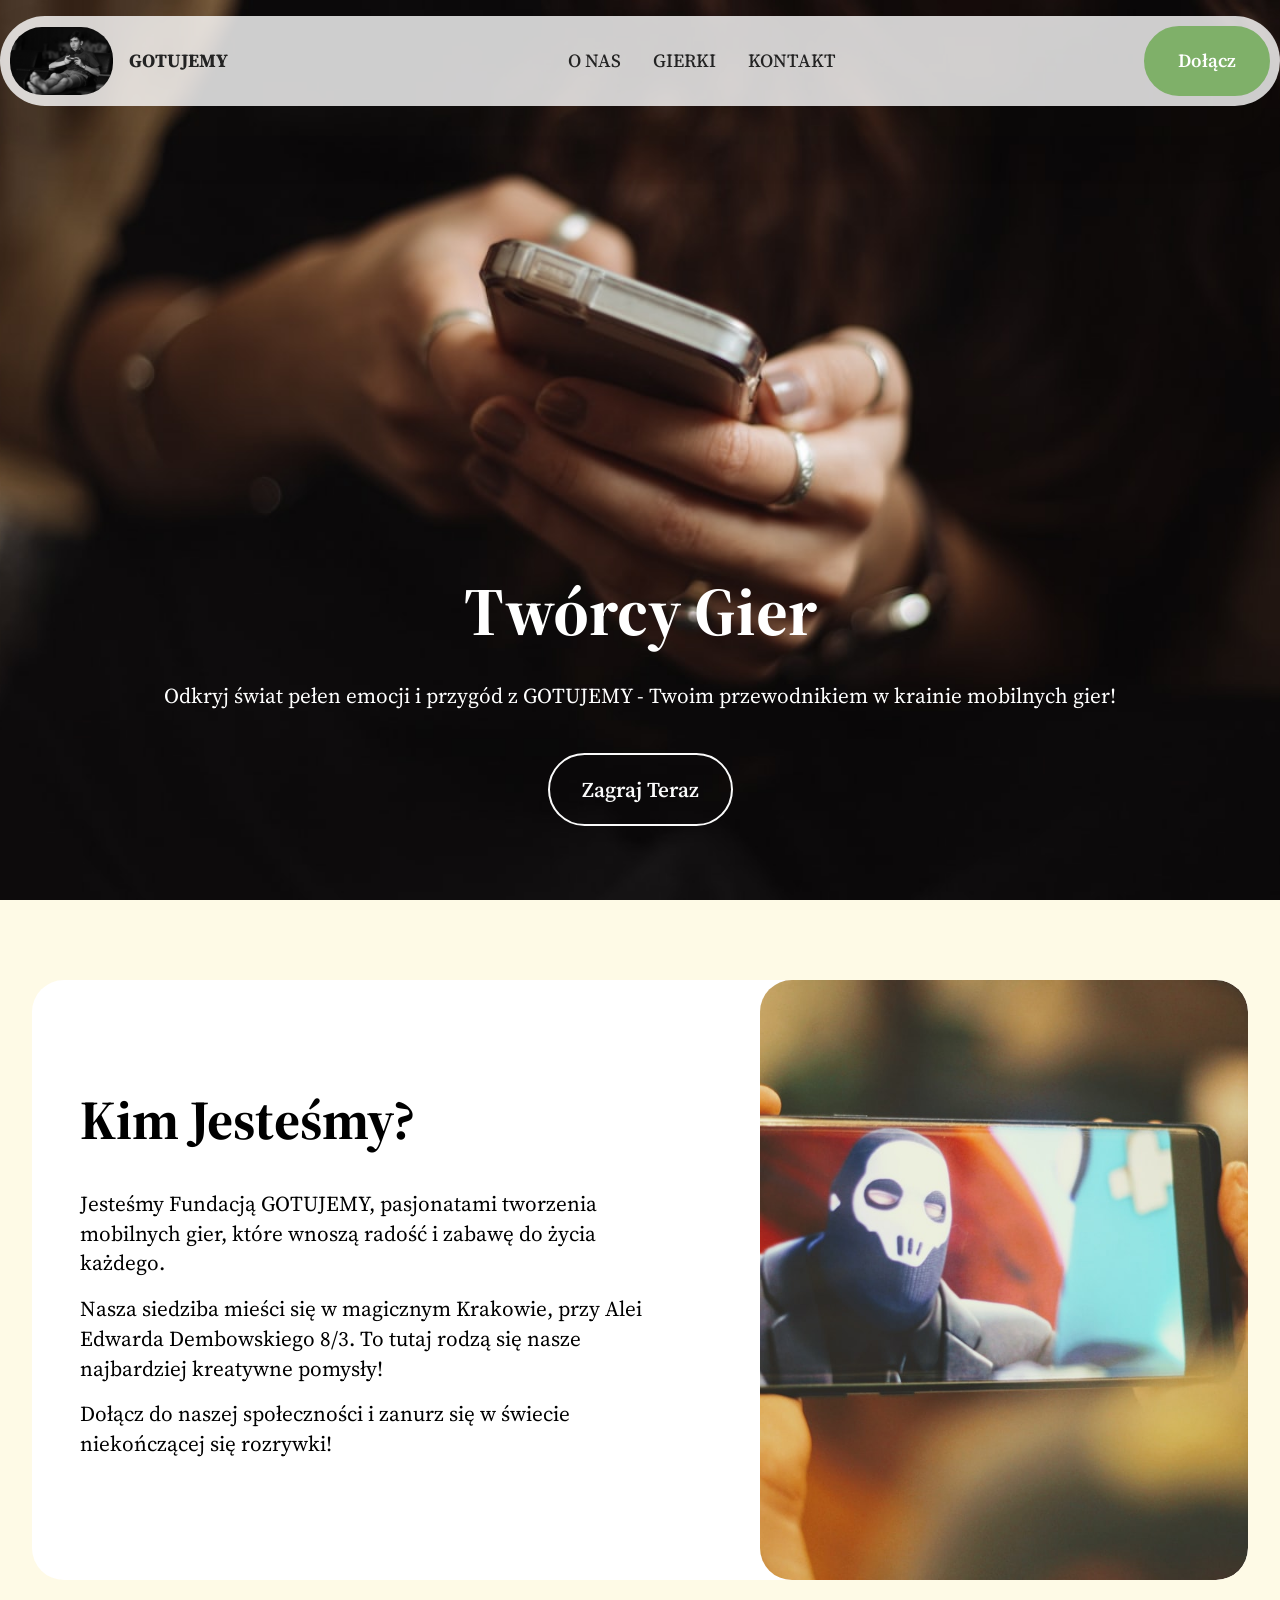
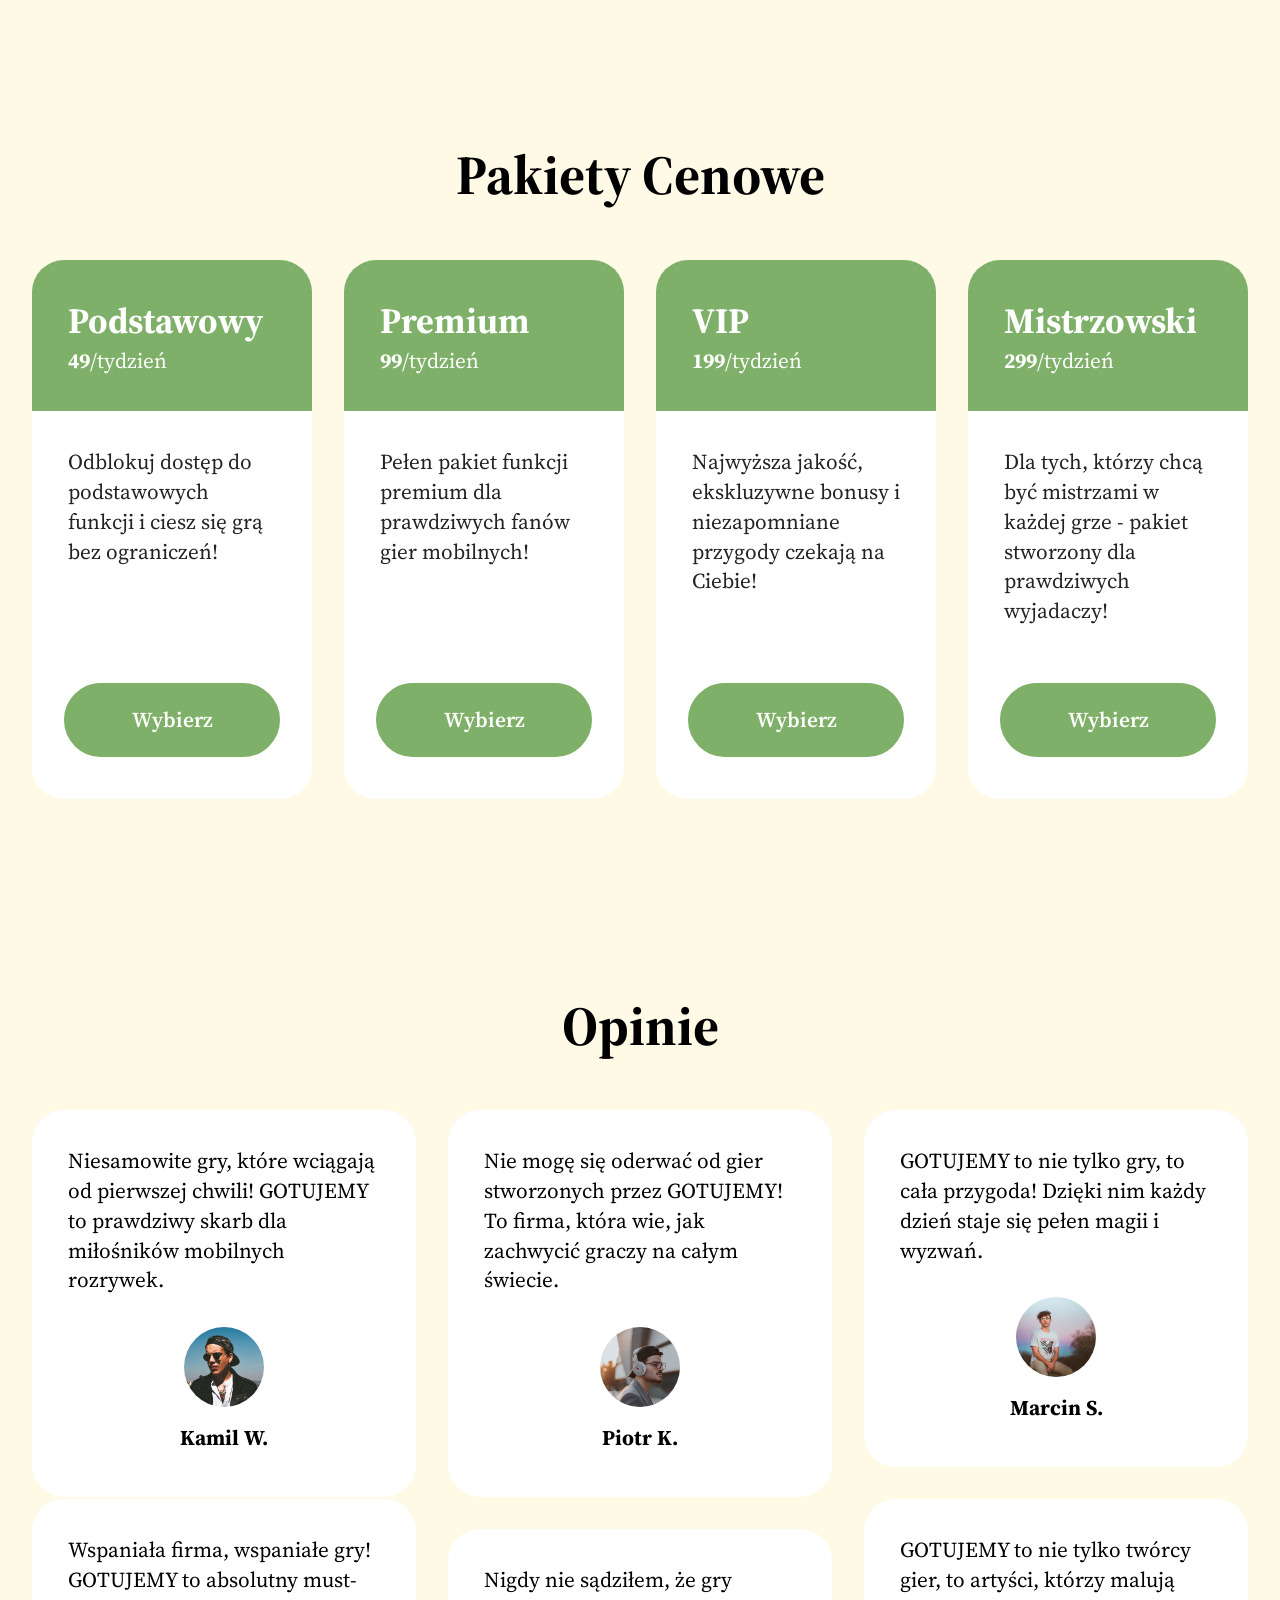
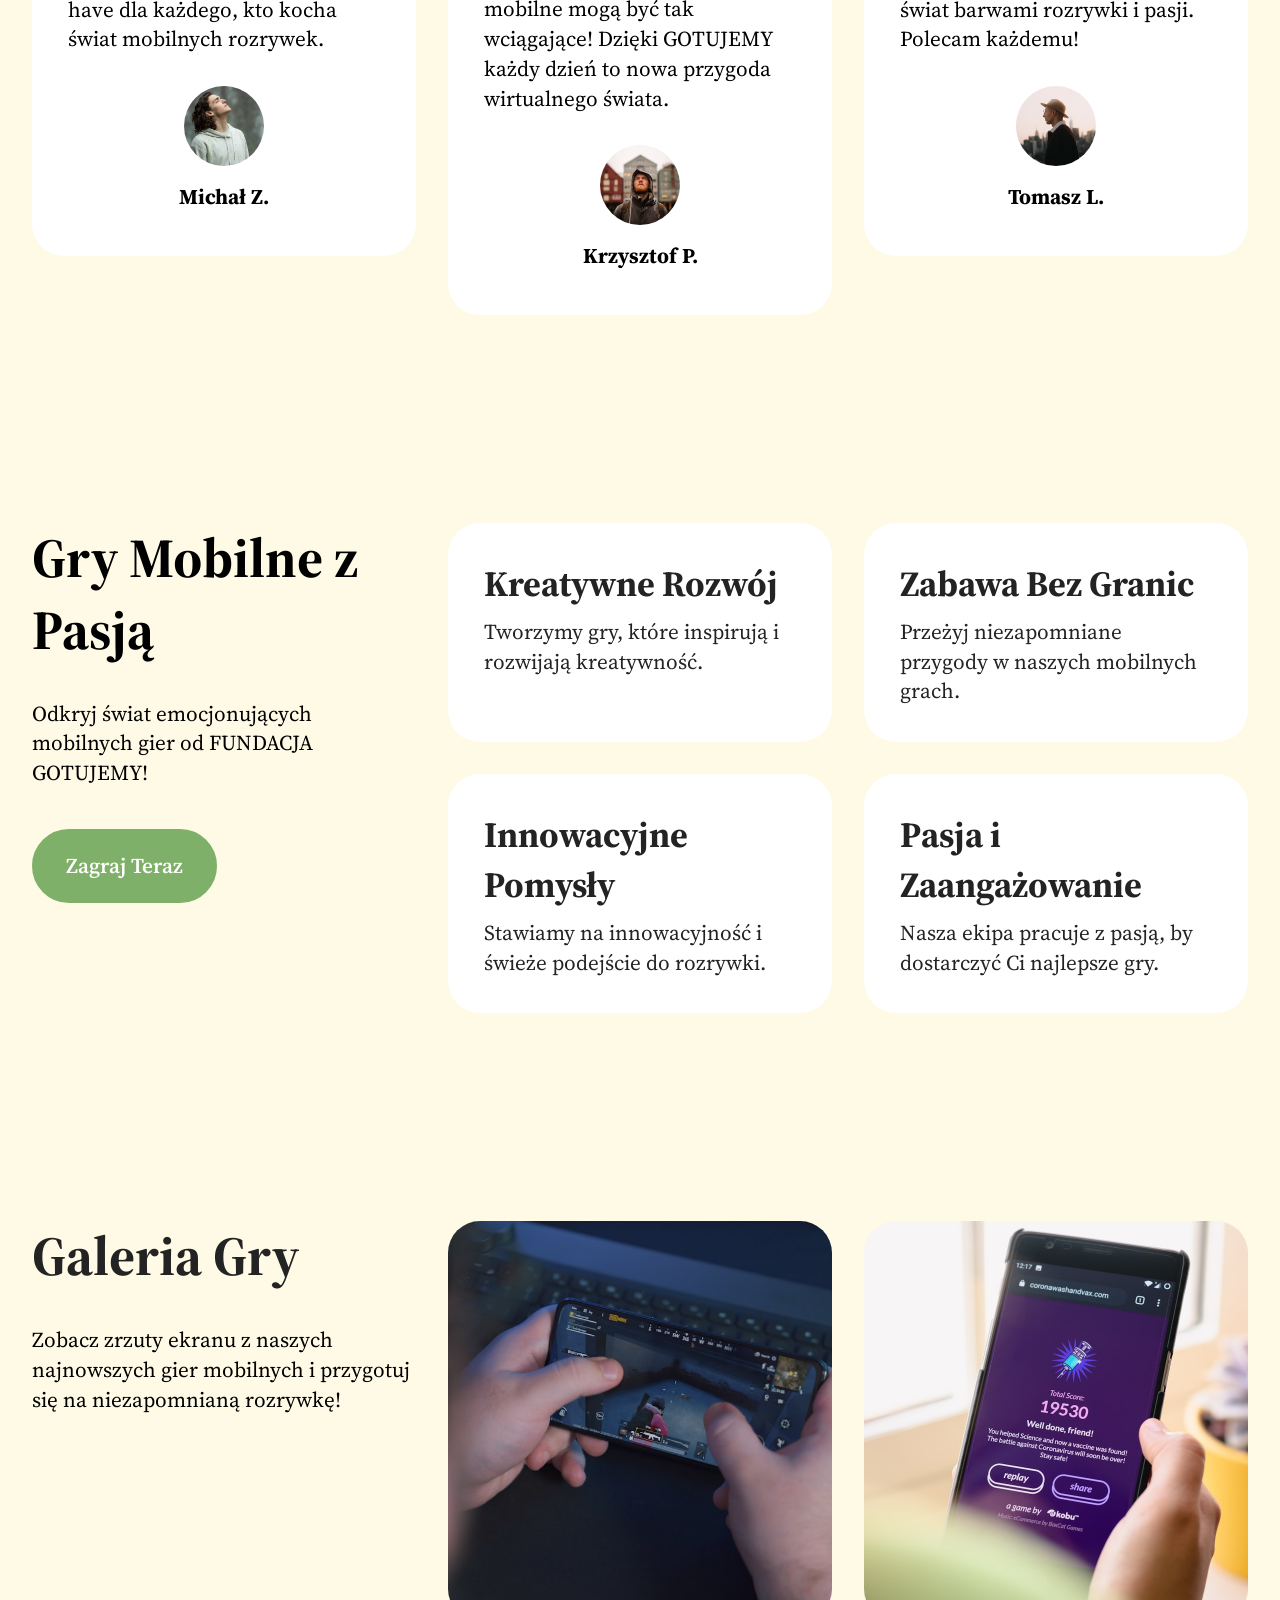
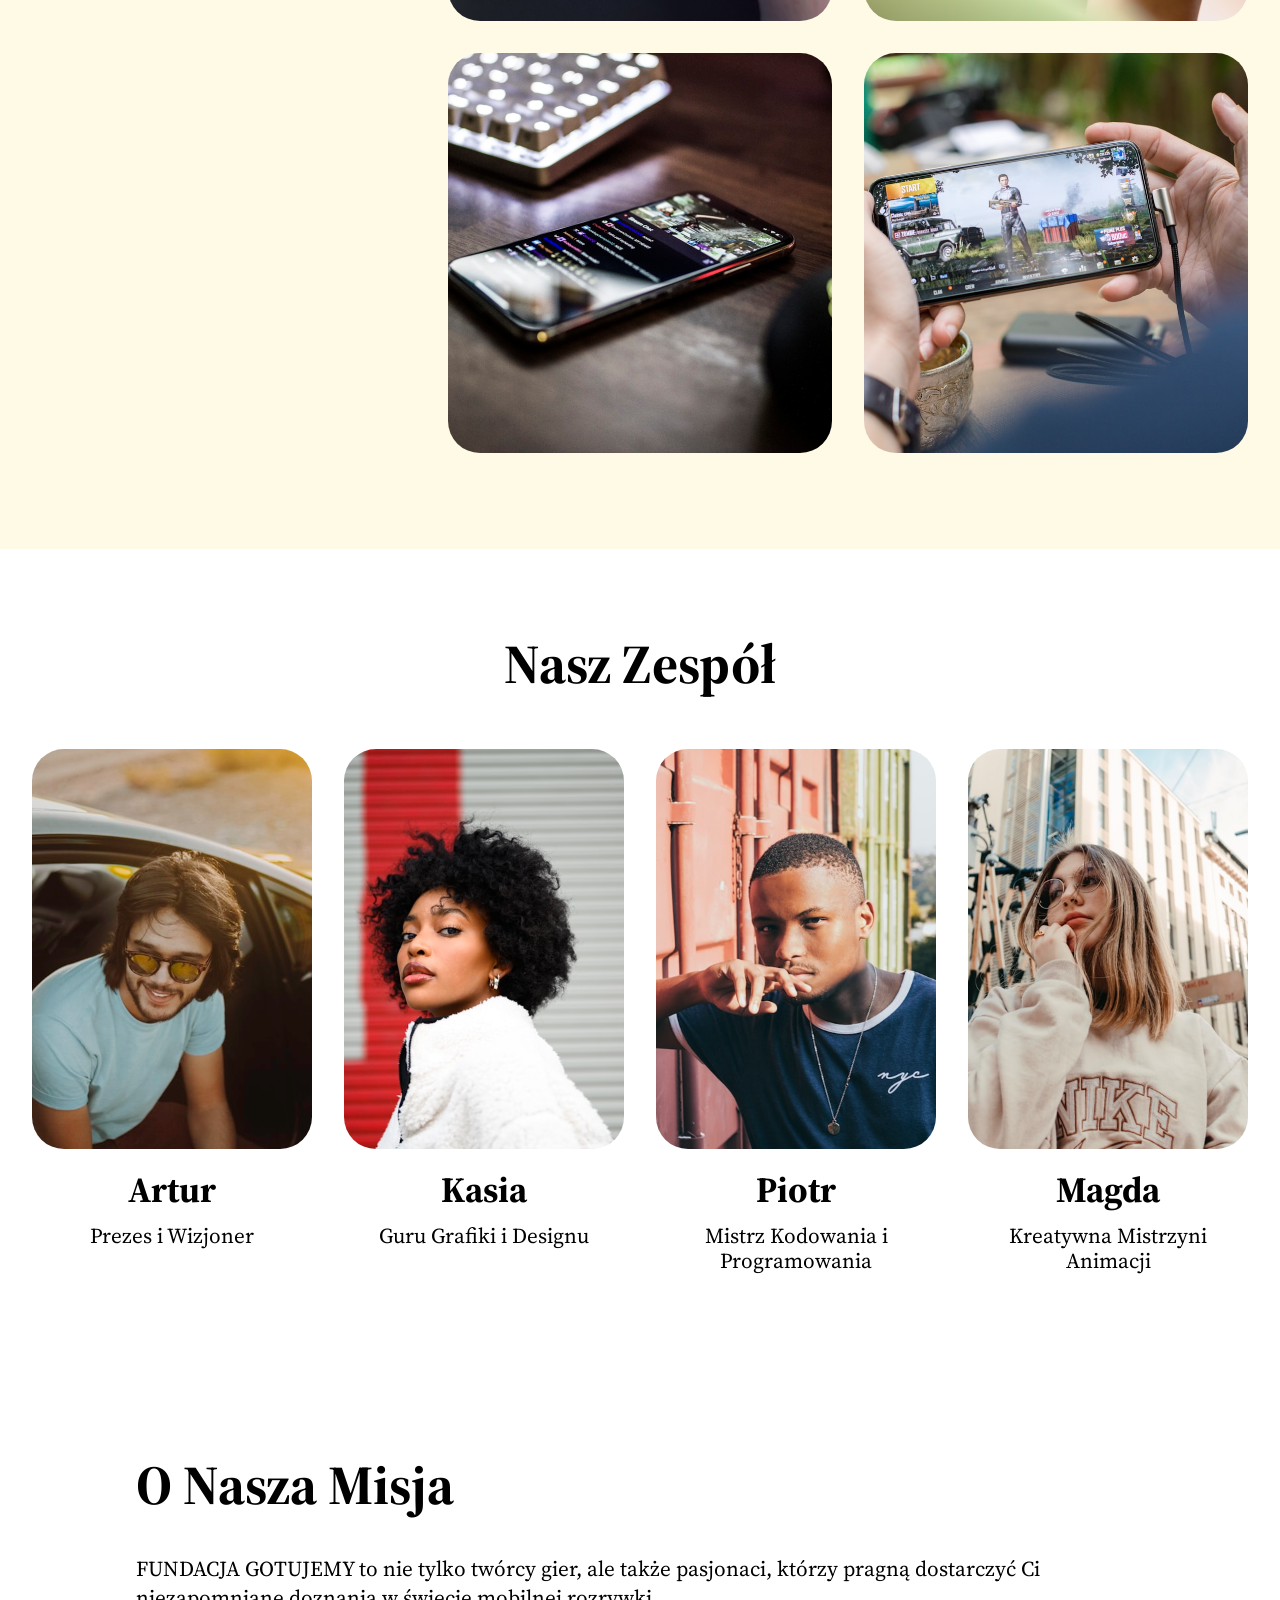
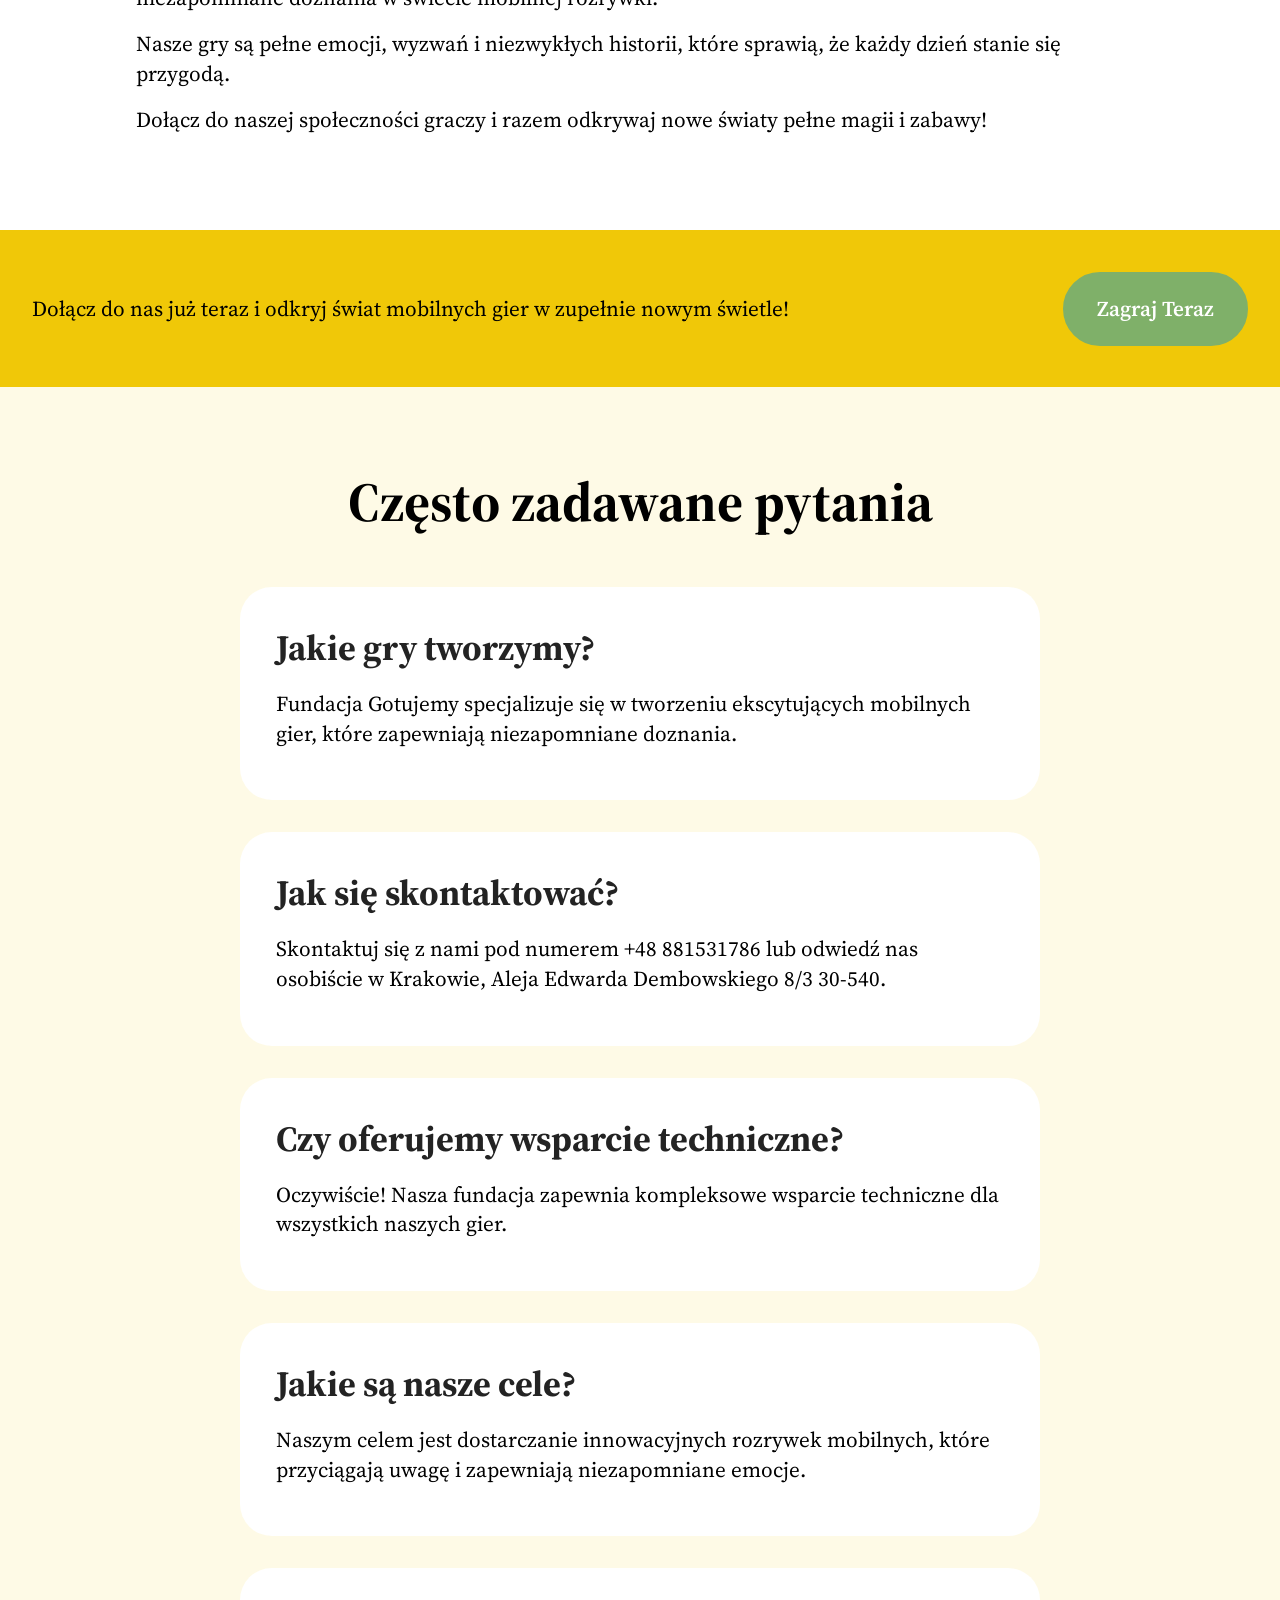
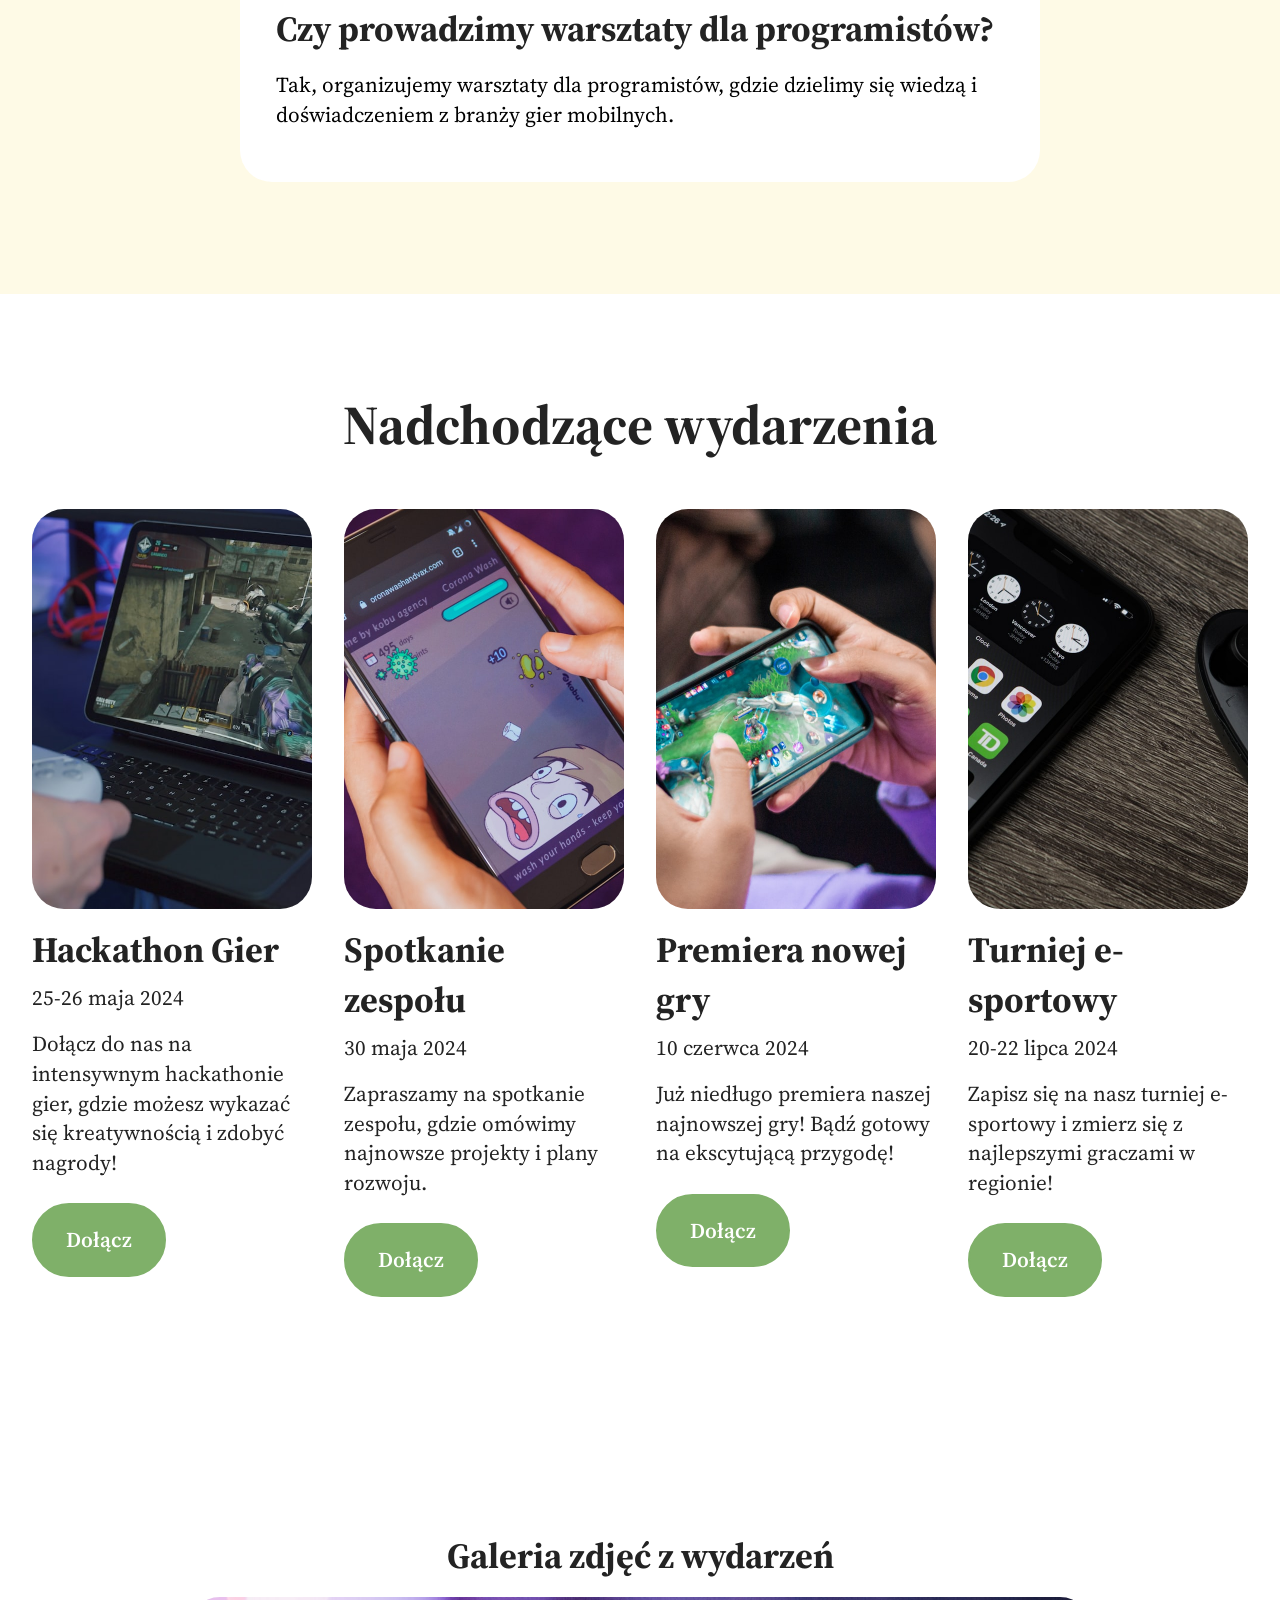
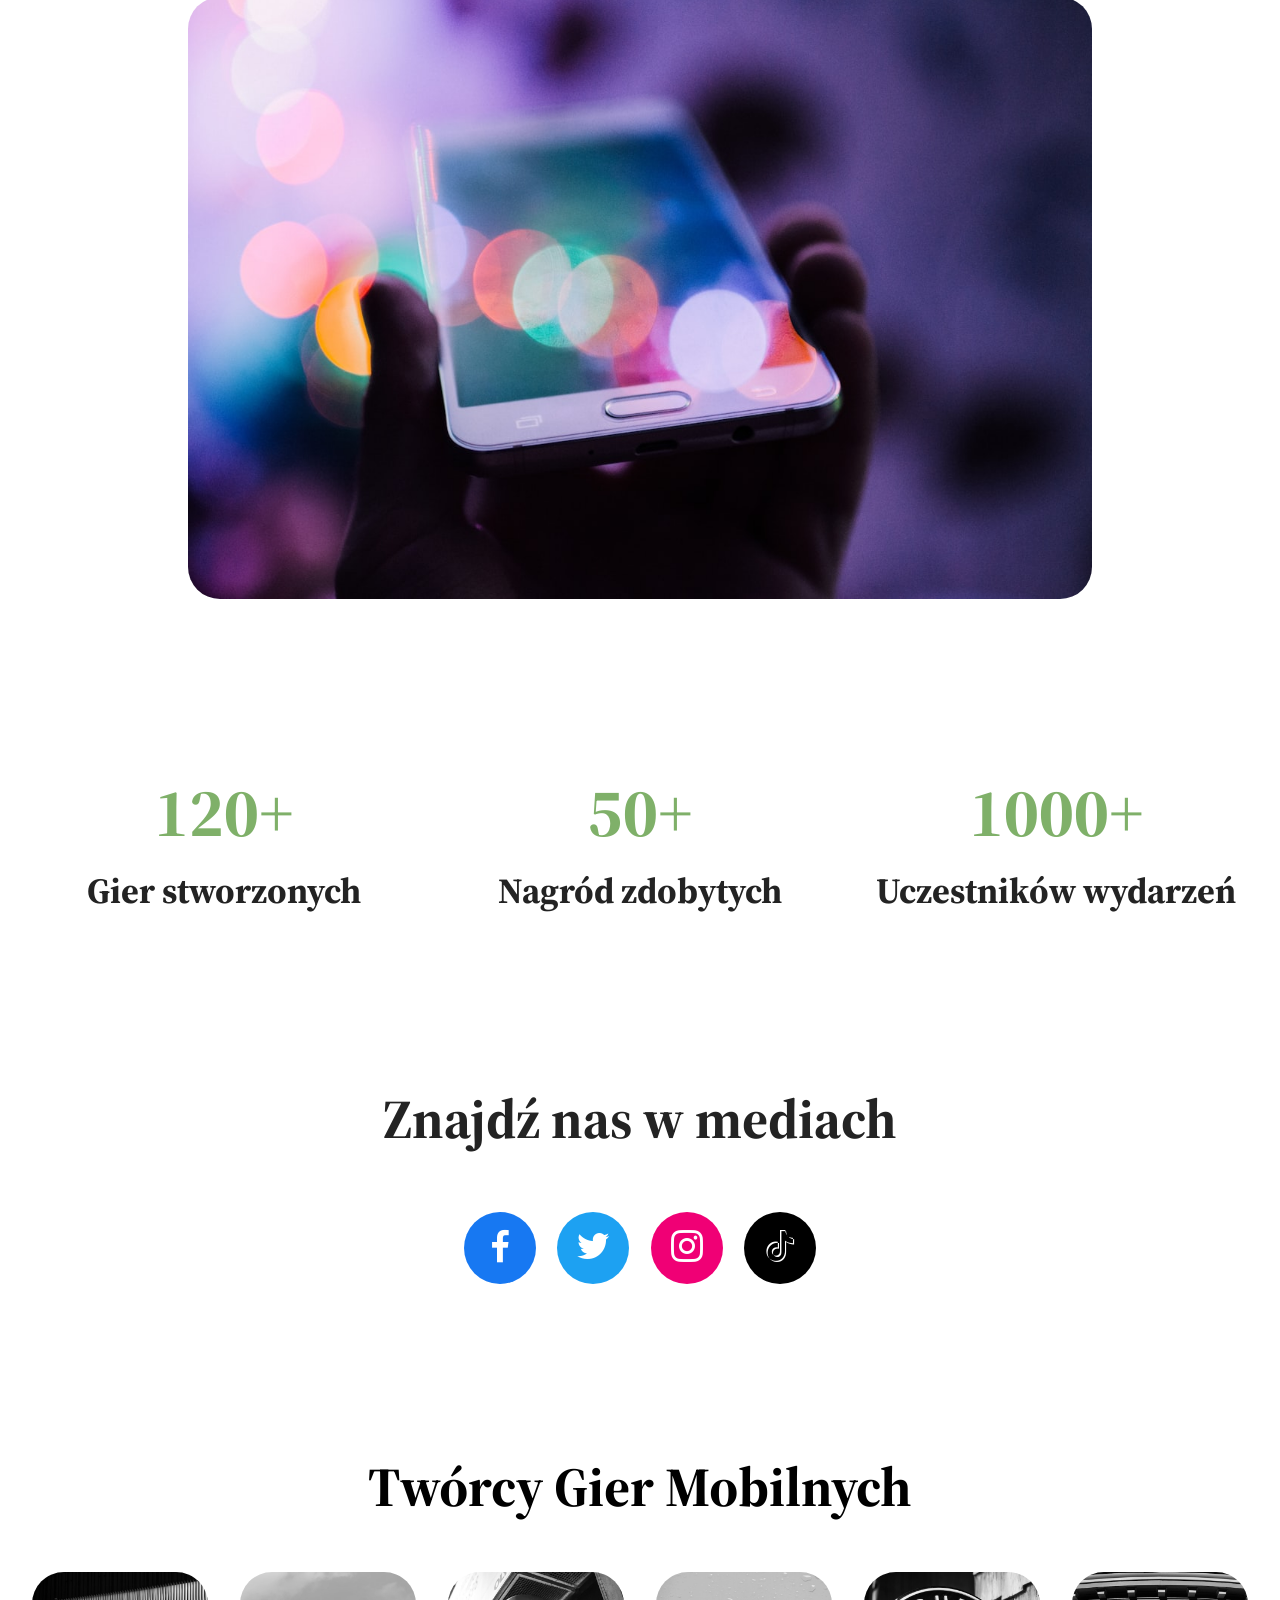
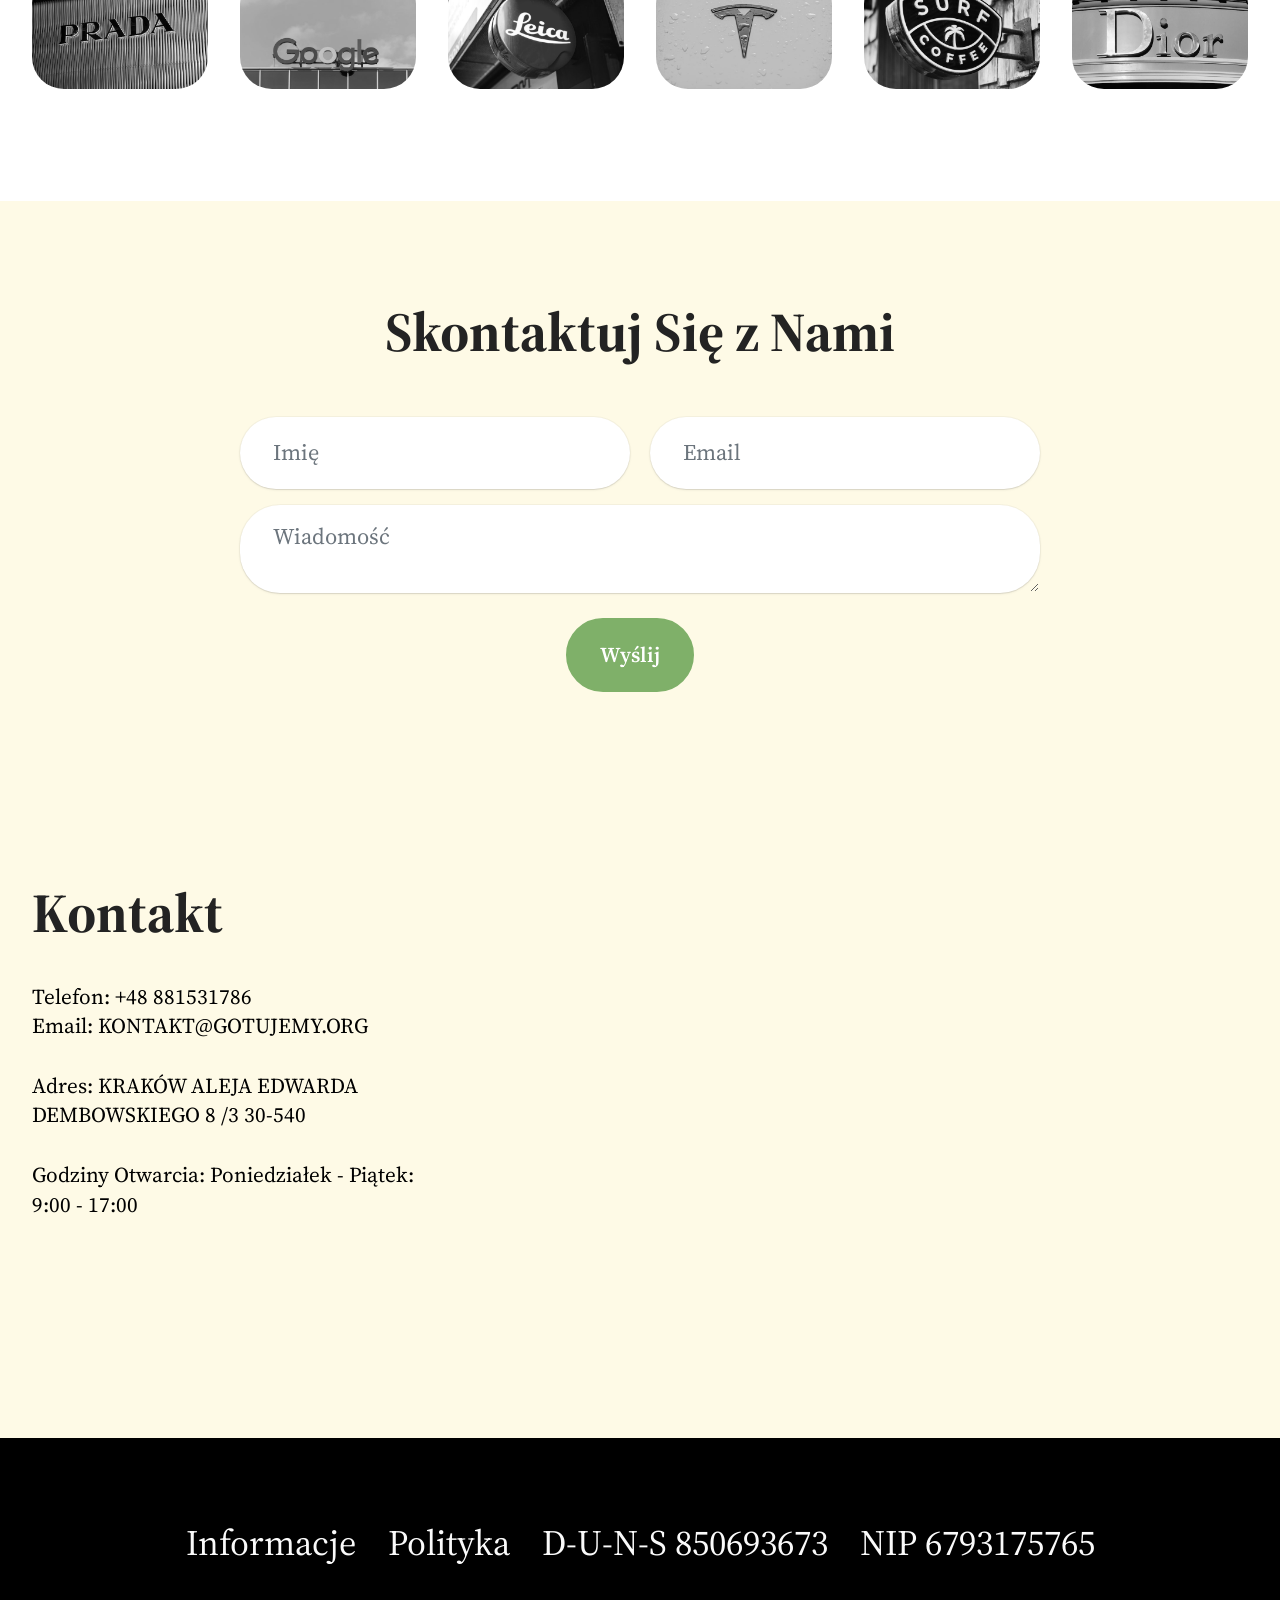
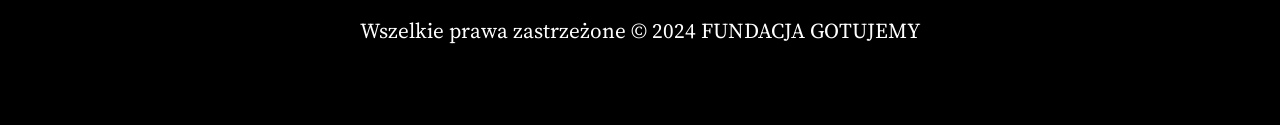
<file: index.html>
<!DOCTYPE html>
<html  >
<head>
  
  <meta charset="UTF-8">
  <meta http-equiv="X-UA-Compatible" content="IE=edge">
  
  <meta name="viewport" content="width=device-width, initial-scale=1, minimum-scale=1">
  <link rel="shortcut icon" href="assets/images/photo-1613063022614-dc11527f5ece.jpeg" type="image/x-icon">
  <meta name="description" content="Fundacja Gotujemy zajmuje się tworzeniem niesamowitych mobilnych gier, które zapewniają niezapomniane wrażenia dla wszystkich graczy.">
  
  
  <title>Fundacja Gotujemy Games</title>
  <link rel="stylesheet" href="assets/web/assets/mobirise-icons2/mobirise2.css">
  <link rel="stylesheet" href="assets/bootstrap/css/bootstrap.min.css">
  <link rel="stylesheet" href="assets/bootstrap/css/bootstrap-grid.min.css">
  <link rel="stylesheet" href="assets/bootstrap/css/bootstrap-reboot.min.css">
  <link rel="stylesheet" href="assets/parallax/jarallax.css">
  <link rel="stylesheet" href="assets/dropdown/css/style.css">
  <link rel="stylesheet" href="assets/socicon/css/styles.css">
  <link rel="stylesheet" href="assets/theme/css/style.css">
  <link rel="preload" href="https://fonts.googleapis.com/css2?family=Source+Serif+4:wght@400;700&display=swap&display=swap" as="style" onload="this.onload=null;this.rel='stylesheet'">
  <noscript><link rel="stylesheet" href="https://fonts.googleapis.com/css2?family=Source+Serif+4:wght@400;700&display=swap&display=swap"></noscript>
  <link rel="preload" as="style" href="assets/mobirise/css/mbr-additional.css?v=vcFx0V"><link rel="stylesheet" href="assets/mobirise/css/mbr-additional.css?v=vcFx0V" type="text/css">

  
  
  
</head>
<body>
  
  <section data-bs-version="5.1" class="menu menu2 cid-uddaf7mXZk" once="menu" id="menu-5-uddaf7mXZk">
	

	<nav class="navbar navbar-dropdown navbar-fixed-top navbar-expand-lg">
		<div class="container">
			<div class="navbar-brand">
				<span class="navbar-logo">
					<a href="#">
						<img src="assets/images/photo-1613063022614-dc11527f5ece.jpeg" alt="" style="height: 4.3rem;">
					</a>
				</span>
				<span class="navbar-caption-wrap"><a class="navbar-caption text-black display-4" href="#">GOTUJEMY</a></span>
			</div>
			<button class="navbar-toggler" type="button" data-toggle="collapse" data-bs-toggle="collapse" data-target="#navbarSupportedContent" data-bs-target="#navbarSupportedContent" aria-controls="navbarNavAltMarkup" aria-expanded="false" aria-label="Toggle navigation">
				<div class="hamburger">
					<span></span>
					<span></span>
					<span></span>
					<span></span>
				</div>
			</button>
			<div class="collapse navbar-collapse" id="navbarSupportedContent">
				<ul class="navbar-nav nav-dropdown" data-app-modern-menu="true"><li class="nav-item">
						<a class="nav-link link text-black display-4" href="#">O NAS</a>
					</li>
					<li class="nav-item">
						<a class="nav-link link text-black display-4" href="#" aria-expanded="false">GIERKI</a>
					</li>
					<li class="nav-item">
						<a class="nav-link link text-black display-4" href="#">KONTAKT</a>
					</li></ul>
				
				<div class="navbar-buttons mbr-section-btn">
					<a class="btn btn-primary display-4" href="#">Dołącz</a>
				</div>
			</div>
		</div>
	</nav>
</section>

<section data-bs-version="5.1" class="header16 cid-uddaf7m2sd mbr-fullscreen mbr-parallax-background" id="hero-17-uddaf7m2sd">
  
  
  <div class="container-fluid">
    <div class="row">
      <div class="content-wrap col-12 col-md-12">
        <h1 class="mbr-section-title mbr-fonts-style mbr-white mb-4 display-1">
          <strong>Twórcy Gier</strong>
        </h1>
        
        <p class="mbr-fonts-style mbr-text mbr-white mb-4 display-7">Odkryj świat pełen emocji i przygód z GOTUJEMY - Twoim przewodnikiem w krainie mobilnych gier!</p>
        <div class="mbr-section-btn">
          <a class="btn btn-white-outline display-7" href="#">Zagraj Teraz</a>
        </div>
      </div>
    </div>
  </div>
</section>

<section data-bs-version="5.1" class="article05 cid-uddaf7neyM" id="about-us-5-uddaf7neyM">
  

  
  

  <div class="container">
    <div class="row justify-content-center align-items-center">
      <div class="col-12">
        <div class="card-wrapper">
          <div class="row">
            <div class="col-12 col-md-12 col-lg-5 image-wrapper">
              <img class="w-100" src="assets/images/photo-1620969427000-efc9480f9361.jpeg" alt="">
            </div>
            <div class="col-12 col-lg col-md-12">
              <div class="text-wrapper align-left">
                <h1 class="mbr-section-title mbr-fonts-style mb-4 display-2">
                  <strong>Kim Jesteśmy?</strong>
                </h1>
                <p class="mbr-text mbr-fonts-style mb-3 display-7">Jesteśmy Fundacją GOTUJEMY, pasjonatami tworzenia mobilnych gier, które wnoszą radość i zabawę do życia każdego.</p>
                <p class="mbr-text mbr-fonts-style mb-3 display-7">Nasza siedziba mieści się w magicznym Krakowie, przy Alei Edwarda Dembowskiego 8/3. To tutaj rodzą się nasze najbardziej kreatywne pomysły!</p>
                <p class="mbr-text mbr-fonts-style display-7">Dołącz do naszej społeczności i zanurz się w świecie niekończącej się rozrywki!</p>
                
              </div>
            </div>
          </div>
        </div>
      </div>
    </div>
  </div>
</section>

<section data-bs-version="5.1" class="pricing1 cid-uddaf7nlZg" id="pricing-cards-1-uddaf7nlZg">
    
    
    <div class="container-fluid">
        <div class="row justify-content-center">
            <div class="col-12 content-head">
                <div class="mbr-section-head mb-5">
                    <h4 class="mbr-section-title mbr-fonts-style align-center mb-0 display-2">
                        <strong>Pakiety Cenowe</strong>
                    </h4>
                    
                </div>
            </div>
        </div>
        <div class="row">
            <div class="item features-without-image col-12 col-md-6 col-lg-3 item-mb active">
                <div class="item-wrapper">
                    <div class="item-head">
                        <h5 class="item-title mbr-fonts-style mb-0 display-5">
                            <strong>Podstawowy</strong>
                        </h5>
                        <h6 class="item-subtitle mbr-fonts-style mt-0 mb-0 display-7">
                            <strong>49</strong>/tydzień
                        </h6>
                    </div>
                    <div class="item-content">
                        <p class="mbr-text mbr-fonts-style display-7">Odblokuj dostęp do podstawowych funkcji i ciesz się grą bez ograniczeń!</p>
                    </div>
                    <div class="mbr-section-btn item-footer">
                        <a href="" class="btn item-btn btn-primary display-7">Wybierz</a>
                    </div>
                </div>
            </div>
            <div class="item features-without-image col-12 col-md-6 col-lg-3 item-mb">
                <div class="item-wrapper">
                    <div class="item-head">
                        <h5 class="item-title mbr-fonts-style mb-0 display-5">
                            <strong>Premium</strong>
                        </h5>
                        <h6 class="item-subtitle mbr-fonts-style mt-0 mb-0 display-7">
                            <strong>99</strong>/tydzień
                        </h6>
                    </div>
                    <div class="item-content">
                        <p class="mbr-text mbr-fonts-style display-7">Pełen pakiet funkcji premium dla prawdziwych fanów gier mobilnych!</p>
                    </div>
                    <div class="mbr-section-btn item-footer">
                        <a href="" class="btn item-btn btn-primary display-7">Wybierz</a>
                    </div>
                </div>
            </div>

            <div class="item features-without-image col-12 col-md-6 col-lg-3 item-mb">
                <div class="item-wrapper">
                    <div class="item-head">
                        <h5 class="item-title mbr-fonts-style mb-0 display-5">
                            <strong>VIP</strong>
                        </h5>
                        <h6 class="item-subtitle mbr-fonts-style mt-0 mb-0 display-7">
                            <strong>199</strong>/tydzień
                        </h6>
                    </div>
                    <div class="item-content">
                        <p class="mbr-text mbr-fonts-style display-7">Najwyższa jakość, ekskluzywne bonusy i niezapomniane przygody czekają na Ciebie!</p>
                    </div>
                    <div class="mbr-section-btn item-footer">
                        <a href="" class="btn item-btn btn-primary display-7">Wybierz</a>
                    </div>
                </div>
            </div>

            <div class="item features-without-image col-12 col-md-6 col-lg-3 item-mb">
                <div class="item-wrapper">
                    <div class="item-head">
                        <h5 class="item-title mbr-fonts-style mb-0 display-5">
                            <strong>Mistrzowski</strong>
                        </h5>
                        <h6 class="item-subtitle mbr-fonts-style mt-0 mb-0 display-7">
                            <strong>299</strong>/tydzień
                        </h6>
                    </div>
                    <div class="item-content">
                        <p class="mbr-text mbr-fonts-style display-7">Dla tych, którzy chcą być mistrzami w każdej grze - pakiet stworzony dla prawdziwych wyjadaczy!</p>
                    </div>
                    <div class="mbr-section-btn item-footer">
                        <a href="" class="btn item-btn btn-primary display-7">Wybierz</a>
                    </div>
                </div>
            </div>
        </div>
    </div>
</section>

<section data-bs-version="5.1" class="people04 cid-uddaf7nRLw" id="testimonials-3-uddaf7nRLw">
	
	
	<div class="container">
		<div class="row mb-5 justify-content-center">
			<div class="col-12 mb-0 content-head">
				<h3 class="mbr-section-title mbr-fonts-style align-center mb-0 display-2">
					<strong>Opinie</strong>
				</h3>
				
			</div>
		</div>
		<div class="row mbr-masonry" data-masonry="{&quot;percentPosition&quot;: true }">
			<div class="item features-without-image col-12 col-md-6 col-lg-4 active">
				<div class="item-wrapper">
					<div class="card-box align-left">
						<p class="card-text mbr-fonts-style display-7">Niesamowite gry, które wciągają od pierwszej chwili! GOTUJEMY to prawdziwy skarb dla miłośników mobilnych rozrywek.</p>
						<div class="img-wrapper mt-4 mb-3">
							<img src="assets/images/photo-1626899798511-c3eaacb02846.jpeg" alt="" data-slide-to="0" data-bs-slide-to="0">
						</div>
						<h5 class="card-title mbr-fonts-style display-7">
							<strong>Kamil W.</strong>
						</h5>
					</div>
				</div>
			</div>
			<div class="item features-without-image col-12 col-md-6 col-lg-4">
				<div class="item-wrapper">
					<div class="card-box align-left">
						<p class="card-text mbr-fonts-style display-7">Nie mogę się oderwać od gier stworzonych przez GOTUJEMY! To firma, która wie, jak zachwycić graczy na całym świecie.</p>
						<div class="img-wrapper mt-4 mb-3">
							<img src="assets/images/photo-1509098681029-b45e9c845022.jpeg" data-slide-to="1" data-bs-slide-to="1" alt="">
						</div>
						<h5 class="card-title mbr-fonts-style display-7">
							<strong>Piotr K.</strong>
						</h5>
					</div>
				</div>
			</div>
			<div class="item features-without-image col-12 col-md-6 col-lg-4">
				<div class="item-wrapper">
					<div class="card-box align-left">
						<p class="card-text mbr-fonts-style display-7">GOTUJEMY to nie tylko gry, to cała przygoda! Dzięki nim każdy dzień staje się pełen magii i wyzwań.</p>
						<div class="img-wrapper mt-4 mb-3">
							<img src="assets/images/photo-1548130149-a6955bd8d6f9.jpeg" data-slide-to="2" data-bs-slide-to="2" alt="">
						</div>
						<h5 class="card-title mbr-fonts-style display-7">
							<strong>Marcin S.</strong>
						</h5>
					</div>
				</div>
			</div>
			<div class="item features-without-image col-12 col-md-6 col-lg-4">
				<div class="item-wrapper">
					<div class="card-box align-left">
						<p class="card-text mbr-fonts-style display-7">Wspaniała firma, wspaniałe gry! GOTUJEMY to absolutny must-have dla każdego, kto kocha świat mobilnych rozrywek.</p>
						<div class="img-wrapper mt-4 mb-3">
							<img src="assets/images/photo-1492288991661-058aa541ff43.jpeg" data-slide-to="3" data-bs-slide-to="3" alt="">
						</div>
						<h5 class="card-title mbr-fonts-style display-7">
							<strong>Michał Z.</strong>
						</h5>
					</div>
				</div>
			</div>
			<div class="item features-without-image col-12 col-md-6 col-lg-4">
				<div class="item-wrapper">
					<div class="card-box align-left">
						<p class="card-text mbr-fonts-style display-7">GOTUJEMY to nie tylko twórcy gier, to artyści, którzy malują świat barwami rozrywki i pasji. Polecam każdemu!</p>
						<div class="img-wrapper mt-4 mb-3">
							<img src="assets/images/photo-1658335786123-b4b2b56a8c1d.jpeg" data-slide-to="4" data-bs-slide-to="4" alt="">
						</div>
						<h5 class="card-title mbr-fonts-style display-7">
							<strong>Tomasz L.</strong>
						</h5>
					</div>
				</div>
			</div>
			<div class="item features-without-image col-12 col-md-6 col-lg-4">
				<div class="item-wrapper">
					<div class="card-box align-left">
						<p class="card-text mbr-fonts-style display-7">Nigdy nie sądziłem, że gry mobilne mogą być tak wciągające! Dzięki GOTUJEMY każdy dzień to nowa przygoda wirtualnego świata.</p>
						<div class="img-wrapper mt-4 mb-3">
							<img src="assets/images/photo-1662795854059-547d94855285.jpeg" data-slide-to="5" data-bs-slide-to="5" alt="">
						</div>
						<h5 class="card-title mbr-fonts-style display-7">
							<strong>Krzysztof P.</strong>
						</h5>
					</div>
				</div>
			</div>
		</div>
	</div>
</section>

<section data-bs-version="5.1" class="features037 cid-uddaf7oIB9" id="features-57-uddaf7oIB9">
  
  
  
  <div class="container">
    <div class="row justify-content-center">
      <div class="col-lg-4">
        <div class="col-12 col-md-12">
          <h5 class="mbr-section-title mbr-fonts-style mt-0 mb-4 display-2">
            <strong>Gry Mobilne z Pasją</strong>
          </h5>
          <h6 class="mbr-section-subtitle mbr-fonts-style mt-0 mb-4 display-7">Odkryj świat emocjonujących mobilnych gier od FUNDACJA GOTUJEMY!</h6>
          <div class="mbr-section-btn item-footer mt-3 main-button">
            <a href="" class="btn item-btn btn-primary display-7">Zagraj Teraz</a>
          </div>
        </div>
      </div>

      <div class="col-lg-8 side-features">
        <div class="item features-without-image col-12 col-md-12 col-lg-6 item-mb active">
          <div class="item-wrapper">
            <div class="item-content align-left">
              
              <h5 class="card-title mbr-fonts-style display-5">
                <strong>Kreatywne Rozwój</strong>
              </h5>
              <p class="card-text mbr-fonts-style display-7">Tworzymy gry, które inspirują i rozwijają kreatywność.</p>
              
            </div>
          </div>
        </div>
        <div class="item features-without-image col-12 col-md-12 col-lg-6 item-mb">
          <div class="item-wrapper">
            <div class="item-content align-left">
              
              <h5 class="card-title mbr-fonts-style display-5">
                <strong>Zabawa Bez Granic</strong>
              </h5>
              <p class="card-text mbr-fonts-style display-7">Przeżyj niezapomniane przygody w naszych mobilnych grach.</p>
              
            </div>
          </div>
        </div>
        <div class="item features-without-image col-12 col-md-12 col-lg-6 item-mb">
          <div class="item-wrapper">
            <div class="item-content align-left">
              
              <h5 class="card-title mbr-fonts-style display-5">
                <strong>Innowacyjne Pomysły</strong>
              </h5>
              <p class="card-text mbr-fonts-style display-7">Stawiamy na innowacyjność i świeże podejście do rozrywki.</p>

              
            </div>
          </div>
        </div>
        <div class="item features-without-image col-12 col-md-12 col-lg-6 item-mb">
          <div class="item-wrapper">
            <div class="item-content align-left">
              
              <h5 class="card-title mbr-fonts-style display-5">
                <strong>Pasja i Zaangażowanie</strong>
              </h5>
              <p class="card-text mbr-fonts-style display-7">Nasza ekipa pracuje z pasją, by dostarczyć Ci najlepsze gry.</p>

              
            </div>
          </div>
        </div>
      </div>
    </div>
  </div>
</section>

<section data-bs-version="5.1" class="gallery09 cid-uddaf7oHfd" id="gallery-9-uddaf7oHfd">
  

  

  <div class="container">
    <div class="row justify-content-center">
      <div class="col-12 col-md-12 col-lg-4 main-text">
        <div class="">
          <h5 class="mbr-section-title mbr-fonts-style mt-0 mb-4 display-2">
            <strong>Galeria Gry</strong>
          </h5>
          <h6 class="mbr-section-subtitle mbr-fonts-style mt-0 mb-4 display-7">Zobacz zrzuty ekranu z naszych najnowszych gier mobilnych i przygotuj się na niezapomnianą rozrywkę!</h6>
          
        </div>
      </div>

      <div class="col-lg-8 side-features row">
        <div class="item features-image col-12 col-md-6 col-lg-6 active">
          <div class="item-wrapper">
            <div class="item-img">
              <img src="assets/images/photo-1626686707291-7bda5c45e8a8.jpeg" alt="" title="" data-slide-to="1" data-bs-slide-to="1">
            </div>
            
          </div>
        </div>
        <div class="item features-image col-12 col-md-6 col-lg-6 active">
          <div class="item-wrapper">
            <div class="item-img">
              <img src="assets/images/photo-1590589712122-59c2bf506bf5.jpeg" alt="" title="" data-slide-to="2" data-bs-slide-to="2">
            </div>
            
          </div>
        </div>
        <div class="item features-image col-12 col-md-6 col-lg-6 active">
          <div class="item-wrapper">
            <div class="item-img">
              <img src="assets/images/photo-1527335480088-278dbeec0ad5.jpeg" alt="" title="" data-slide-to="3" data-bs-slide-to="3">
            </div>
            
          </div>
        </div>
        <div class="item features-image col-12 col-md-6 col-lg-6 active">
          <div class="item-wrapper">
            <div class="item-img">
              <img src="assets/images/photo-1564049489314-60d154ff107d.jpeg" alt="" title="" data-slide-to="4" data-bs-slide-to="4">
            </div>
            
          </div>
        </div>
      </div>
    </div>
  </div>
</section>

<section data-bs-version="5.1" class="people03 cid-uddaf7pePb" id="team-1-uddaf7pePb">
    
    
    <div class="container-fluid">
        <div class="row justify-content-center">
            <div class="col-12 content-head">
                <div class="mbr-section-head mb-5">
                    <h4 class="mbr-section-title mbr-fonts-style align-center mb-0 display-2">
                        <strong>Nasz Zespół</strong>
                    </h4>
                    
                </div>
            </div>
        </div>
        <div class="row">
            <div class="item features-image col-12 col-md-6 col-lg-3">
                <div class="item-wrapper">
                    <div class="item-img mb-3">
                        <img src="assets/images/photo-1530882548122-0596ee66cdfd.jpeg" alt="" title="">
                    </div>
                    <div class="item-content align-left">
                        <h5 class="item-title mbr-fonts-style display-5">
                            <strong>Artur</strong>
                        </h5>
                        <h6 class="item-subtitle mbr-fonts-style mb-3 display-7">Prezes i Wizjoner</h6>
                        
                    </div>
                    
                </div>
            </div>
            <div class="item features-image col-12 col-md-6 col-lg-3">
                <div class="item-wrapper">
                    <div class="item-img mb-3">
                        <img src="assets/images/photo-1589156191108-c762ff4b96ab.jpeg" alt="" title="">
                    </div>
                    <div class="item-content align-left">
                        <h5 class="item-title mbr-fonts-style display-5">
                            <strong>Kasia</strong>
                        </h5>
                        <h6 class="item-subtitle mbr-fonts-style mb-3 display-7">Guru Grafiki i Designu</h6>
                        
                    </div>
                    
                </div>
            </div>
            <div class="item features-image col-12 col-md-6 col-lg-3">
                <div class="item-wrapper">
                    <div class="item-img mb-3">
                        <img src="assets/images/photo-1535026406642-530e01750ad7.jpeg" alt="" title="">
                    </div>
                    <div class="item-content align-left">
                        <h5 class="item-title mbr-fonts-style display-5">
                            <strong>Piotr</strong>
                        </h5>
                        <h6 class="item-subtitle mbr-fonts-style mb-3 display-7">Mistrz Kodowania i Programowania</h6>
                        
                    </div>
                    
                </div>
            </div>
            <div class="item features-image col-12 col-md-6 col-lg-3">
                <div class="item-wrapper">
                    <div class="item-img mb-3">
                       <img src="assets/images/photo-1653953893860-b8f756596132.jpeg" alt="" title="" data-slide-to="3" data-bs-slide-to="3">
                    </div>
                    <div class="item-content align-left">
                        <h5 class="item-title mbr-fonts-style display-5">
                            <strong>Magda</strong>
                        </h5>
                        <h6 class="item-subtitle mbr-fonts-style mb-3 display-7">Kreatywna Mistrzyni Animacji</h6>
                        
                    </div>
                    
                </div>
            </div>
        </div>
    </div>
</section>

<section data-bs-version="5.1" class="article12 cid-uddaf7pkUS" id="generic-text-12-uddaf7pkUS">    
    
    <div class="container">
        <div class="row justify-content-center">
            <div class="col-md-12 col-lg-10">
                <h3 class="mbr-section-title mbr-fonts-style mb-4 mt-0 display-2">
                <strong>O Nasza Misja</strong>
                </h3>
                
                <p class="mbr-text mbr-fonts-style display-7">FUNDACJA GOTUJEMY to nie tylko twórcy gier, ale także pasjonaci, którzy pragną dostarczyć Ci niezapomniane doznania w świecie mobilnej rozrywki.</p>
                <p class="mbr-text mbr-fonts-style display-7">Nasze gry są pełne emocji, wyzwań i niezwykłych historii, które sprawią, że każdy dzień stanie się przygodą.</p>
                <p class="mbr-text mbr-fonts-style display-7">Dołącz do naszej społeczności graczy i razem odkrywaj nowe światy pełne magii i zabawy!</p>
            </div>
        </div>
    </div>
</section>

<section data-bs-version="5.1" class="features035 cid-uddaf7pUxL" id="call-to-action-11-uddaf7pUxL">
    

    
    
    <div class="container">
        <div class="row">
            <div class="col-12 col-lg-9 active">
                <div class="item-wrapper">
                    <div class="card-box">
                        <h4 class="card-text mbr-fonts-style display-7">Dołącz do nas już teraz i odkryj świat mobilnych gier w zupełnie nowym świetle!</h4>
                    </div>
                </div>
            </div>
            <div class="col-12 col-lg-3 active">
                <div class="mbr-section-btn">
                    <a class="btn btn-primary display-7" href="#">Zagraj Teraz</a>
                </div>
            </div>
        </div>
    </div>
</section>

<section data-bs-version="5.1" class="list05 cid-uddaf7qTRV" id="faq-3-uddaf7qTRV">
    
    <div class="container">
        <div class="col-12 mb-5 content-head">
            <h3 class="mbr-section-title mbr-fonts-style align-center mb-0 display-2">
                <strong>Często zadawane pytania</strong>
            </h3>
            
        </div>
        <div class="row justify-content-center ">
            <div class="col-12 col-lg-8">
                <div class="item features-without-image col-12 active">
                    <div class="item-wrapper">
                        <h5 class="mbr-card-title mbr-fonts-style mt-0 mb-3 display-5">
                            <strong>Jakie gry tworzymy?</strong></h5>
                        <p class="mbr-text mbr-fonts-style mt-0 mb-3 display-7">Fundacja Gotujemy specjalizuje się w tworzeniu ekscytujących mobilnych gier, które zapewniają niezapomniane doznania.</p>
                    </div>
                </div>
                <div class="item features-without-image col-12">
                    <div class="item-wrapper">
                        <h5 class="mbr-card-title mbr-fonts-style mt-0 mb-3 display-5">
                            <strong>Jak się skontaktować?</strong></h5>
                        <p class="mbr-text mbr-fonts-style mt-0 mb-3 display-7">Skontaktuj się z nami pod numerem +48 881531786 lub odwiedź nas osobiście w Krakowie, Aleja Edwarda Dembowskiego 8/3 30-540.</p>
                    </div>
                </div>
                <div class="item features-without-image col-12">
                    <div class="item-wrapper">
                        <h5 class="mbr-card-title mbr-fonts-style mt-0 mb-3 display-5">
                            <strong>Czy oferujemy wsparcie techniczne?</strong></h5>
                        <p class="mbr-text mbr-fonts-style mt-0 mb-3 display-7">Oczywiście! Nasza fundacja zapewnia kompleksowe wsparcie techniczne dla wszystkich naszych gier.</p>
                    </div>
                </div>
                <div class="item features-without-image col-12">
                  <div class="item-wrapper">
                      <h5 class="mbr-card-title mbr-fonts-style mt-0 mb-3 display-5">
                          <strong>Jakie są nasze cele?</strong></h5>
                      <p class="mbr-text mbr-fonts-style mt-0 mb-3 display-7">Naszym celem jest dostarczanie innowacyjnych rozrywek mobilnych, które przyciągają uwagę i zapewniają niezapomniane emocje.</p>
                  </div>
              </div>
              <div class="item features-without-image col-12">
                <div class="item-wrapper">
                    <h5 class="mbr-card-title mbr-fonts-style mt-0 mb-3 display-5">
                        <strong>Czy prowadzimy warsztaty dla programistów?</strong></h5>
                    <p class="mbr-text mbr-fonts-style mt-0 mb-3 display-7">Tak, organizujemy warsztaty dla programistów, gdzie dzielimy się wiedzą i doświadczeniem z branży gier mobilnych.</p>
                </div>
            </div>
            </div>
        </div>
    </div>
</section>

<section data-bs-version="5.1" class="features03 cid-uddaf7q6n1" id="events-1-uddaf7q6n1">
  
  
  <div class="container-fluid">
    <div class="row justify-content-center mb-5">
      <div class="col-12 content-head">
        <div class="mbr-section-head">
          <h4 class="mbr-section-title mbr-fonts-style align-center mb-0 display-2">
            <strong>Nadchodzące wydarzenia</strong>
          </h4>
          
        </div>
      </div>
    </div>
    <div class="row">
      <div class="item features-image col-12 col-md-6 col-lg-3 active">
        <div class="item-wrapper">
          <div class="item-img mb-3">
            <img src="assets/images/photo-1623934199716-dc28818a6ec7.jpeg" alt="" title="">
          </div>
          <div class="item-content align-left">
            <h5 class="item-title mbr-fonts-style mt-0 mb-2 display-5">
              <strong>Hackathon Gier</strong>
            </h5>
            <p class="mbr-text mbr-fonts-style mb-3 display-7">25-26 maja 2024</p>
            <p class="mbr-text mbr-fonts-style mb-3 display-7">Dołącz do nas na intensywnym hackathonie gier, gdzie możesz wykazać się kreatywnością i zdobyć nagrody!</p>
            <div class="mbr-section-btn item-footer">
              <a href="" class="btn item-btn btn-primary display-7">Dołącz</a>
            </div>
          </div>
        </div>
      </div>
      <div class="item features-image col-12 col-md-6 col-lg-3">
        <div class="item-wrapper">
          <div class="item-img mb-3">
            <img src="assets/images/photo-1586763749650-70d7996310d0.jpeg" alt="" title="" data-slide-to="1" data-bs-slide-to="1">
          </div>
          <div class="item-content align-left">
            <h5 class="item-title mbr-fonts-style mb-2 mt-0 display-5">
              <strong>Spotkanie zespołu</strong>
            </h5>
            <p class="mbr-text mbr-fonts-style mb-3 display-7">30 maja 2024</p>
            <p class="mbr-text mbr-fonts-style mb-3 display-7">Zapraszamy na spotkanie zespołu, gdzie omówimy najnowsze projekty i plany rozwoju.</p>
            <div class="mbr-section-btn item-footer">
              <a href="" class="btn item-btn btn-primary display-7">Dołącz</a>
            </div>
          </div>
        </div>
      </div>
      <div class="item features-image col-12 col-md-6 col-lg-3">
        <div class="item-wrapper">
          <div class="item-img mb-3">
            <img src="assets/images/photo-1639656333400-ee5240f757a0.jpeg" alt="" title="" data-slide-to="2" data-bs-slide-to="2">
          </div>
          <div class="item-content align-left">
            <h5 class="item-title mbr-fonts-style mb-2 mt-0 display-5">
              <strong>Premiera nowej gry</strong>
            </h5>
            <p class="mbr-text mbr-fonts-style mb-3 display-7">10 czerwca 2024</p>
            <p class="mbr-text mbr-fonts-style mb-3 display-7">Już niedługo premiera naszej najnowszej gry! Bądź gotowy na ekscytującą przygodę!</p>
            <div class="mbr-section-btn item-footer">
              <a href="" class="btn item-btn btn-primary display-7">Dołącz</a>
            </div>
          </div>
        </div>
      </div>
      <div class="item features-image col-12 col-md-6 col-lg-3">
        <div class="item-wrapper">
          <div class="item-img mb-3">
            <img src="assets/images/photo-1596558450255-7c0b7be9d56a.jpeg" alt="" title="" data-slide-to="2" data-bs-slide-to="2">
          </div>
          <div class="item-content align-left">
            <h5 class="item-title mbr-fonts-style mb-2 mt-0 display-5">
              <strong>Turniej e-sportowy</strong>
            </h5>
            <p class="mbr-text mbr-fonts-style mb-3 display-7">20-22 lipca 2024</p>
            <p class="mbr-text mbr-fonts-style mb-3 display-7">Zapisz się na nasz turniej e-sportowy i zmierz się z najlepszymi graczami w regionie!</p>
            <div class="mbr-section-btn item-footer">
              <a href="" class="btn item-btn btn-primary display-7">Dołącz</a>
            </div>
          </div>
        </div>
      </div>
    </div>
  </div>
</section>

<section data-bs-version="5.1" class="image3 cid-uddaf7q8Eo" id="image-3-uddaf7q8Eo">
  

  
  

  <div class="container">
    <div class="row justify-content-center">
      <div class="col-12 col-lg-9">
        <h4 class="mbr-description mbr-fonts-style mb-3 align-center display-5">
          <strong>Galeria zdjęć z wydarzeń</strong>
        </h4>
        
        <div class="image-wrapper">
          <img class="w-100" src="assets/images/photo-1483478550801-ceba5fe50e8e.jpeg" alt="">
        </div>
      </div>
    </div>
  </div>
</section>

<section data-bs-version="5.1" class="features023 cid-uddaf7qOIc" id="metrics-1-uddaf7qOIc">

    

    
    
    <div class="container">
        
        <div class="row content-row justify-content-center">
            <div class="item features-without-image col-12 col-md-6 col-lg-4 item-mb">
                <div class="item-wrapper">
                    <div class="title mb-2 mb-md-3">
                        <span class="num mbr-fonts-style display-1">
                            <strong>120+</strong></span>
                    </div>
                    <h4 class="card-title mbr-fonts-style display-5">
                        <strong>Gier stworzonych</strong>
                    </h4>
                    
                </div>
            </div>
            <div class="item features-without-image col-12 col-md-6 col-lg-4 item-mb">
                <div class="item-wrapper">
                    <div class="title mb-2 mb-md-3">
                        <span class="num mbr-fonts-style display-1">
                            <strong>50+</strong></span>
                    </div>
                    <h4 class="card-title mbr-fonts-style display-5">
                        <strong>Nagród zdobytych</strong>
                    </h4>
                    
                </div>
            </div>
            <div class="item features-without-image col-12 col-md-6 col-lg-4 item-mb">
                <div class="item-wrapper">
                    <div class="title mb-2 mb-md-3">
                        <span class="num mbr-fonts-style display-1">
                            <strong>1000+</strong></span>
                    </div>
                    <h4 class="card-title mbr-fonts-style display-5">
                        <strong>Uczestników wydarzeń</strong>
                    </h4>
                    
                </div>
            </div>
        </div>
    </div>
</section>

<section data-bs-version="5.1" class="social4 cid-uddaf7qpwD" id="follow-us-1-uddaf7qpwD">
    
    
    

    <div class="container">
        <div class="media-container-row">
            <div class="col-12">
                <h3 class="mbr-section-title align-center mb-5 mbr-fonts-style display-2">
                    <strong>Znajdź nas w mediach</strong>
                </h3>
                <div class="social-list align-center">
                    <a class="iconfont-wrapper bg-facebook m-2 " target="_blank" href="#">
                        <span class="socicon-facebook socicon"></span>
                    </a>
                    <a class="iconfont-wrapper bg-twitter m-2" href="#" target="_blank">
                        <span class="socicon-twitter socicon"></span>
                    </a>
                    <a class="iconfont-wrapper bg-instagram m-2" href="#" target="_blank">
                        <span class="socicon-instagram socicon"></span>
                    </a>
                    
                    
                    
                    
                    
                    <a class="iconfont-wrapper bg-tiktok m-2" href="#" target="_blank">
                        <span class="socicon-tiktok socicon"></span>
                    </a>
                    
                    
                </div>
            </div>
        </div>
    </div>
</section>

<section data-bs-version="5.1" class="clients04 cid-uddaf7q1cE" id="partners-1-uddaf7q1cE">
    
    
    <div class="container-fluid">
        <div class="row justify-content-center mb-5">
            <div class="col-12 content-head">
                <div class="mbr-section-head">
                    <h4 class="mbr-section-title mbr-fonts-style align-center mb-0 display-2">
                        <strong>Twórcy Gier Mobilnych</strong>
                    </h4>
                    
                </div>
            </div>
        </div>
        <div class="row">
            <div class="item features-image col-12 col-md-6 col-sm-6 col-lg-2 active">
                <div class="item-wrapper">
                    <div class="">
                        <img src="assets/images/photo-1651853082689-706323a31427.jpeg" alt="" title="" data-slide-to="1" data-bs-slide-to="1">
                    </div>
                    
                </div>
            </div>
            <div class="item features-image col-12 col-md-6 col-sm-6 col-lg-2">
                <div class="item-wrapper">
                    <div class="">
                        <img src="assets/images/photo-1529612700005-e35377bf1415.jpeg" alt="" title="" data-slide-to="2" data-bs-slide-to="2">
                    </div>
                    
                </div>
            </div>
            <div class="item features-image col-12 col-md-6 col-sm-6 col-lg-2">
                <div class="item-wrapper">
                    <div class="">
                        <img src="assets/images/photo-1579041925709-798d7d0fed1d.jpeg" alt="" title="" data-slide-to="3" data-bs-slide-to="3">
                    </div>
                    
                </div>
            </div>
            <div class="item features-image col-12 col-md-6 col-sm-6 col-lg-2">
                <div class="item-wrapper">
                    <div class="">
                        <img src="assets/images/photo-1651044450619-5ce74d316987.jpeg" alt="" title="" data-slide-to="4" data-bs-slide-to="4">
                    </div>
                    
                </div>
            </div>
            <div class="item features-image col-12 col-md-6 col-sm-6 col-lg-2">
                <div class="item-wrapper">
                    <div class="">
                        <img src="assets/images/photo-1554463529-e27854014799.jpeg" alt="" title="" data-slide-to="5" data-bs-slide-to="5">
                    </div>
                    
                </div>
            </div>
            <div class="item features-image col-12 col-md-6 col-sm-6 col-lg-2">
                <div class="item-wrapper">
                    <div class="">
                        <img src="assets/images/photo-1646825461394-ebd1800141d1.jpeg" alt="" title="" data-slide-to="6" data-bs-slide-to="6">
                    </div>
                    
                </div>
            </div>
        </div>
    </div>
</section>

<section data-bs-version="5.1" class="form5 cid-uddaf7qnbr" id="contact-form-2-uddaf7qnbr">
    
    
    <div class="container">
        <div class="row justify-content-center">
            <div class="col-12 content-head">
                <div class="mbr-section-head mb-5">
                    <h3 class="mbr-section-title mbr-fonts-style align-center mb-0 display-2">
                        <strong>Skontaktuj Się z Nami</strong>
                    </h3>
                    
                </div>
            </div>
        </div>
        <div class="row justify-content-center">
            <div class="col-lg-8 mx-auto mbr-form" data-form-type="formoid">
                <form action="https://mobirise.eu/" method="POST" class="mbr-form form-with-styler" data-form-title="Form Name"><input type="hidden" name="email" data-form-email="true" value="pxbJaTuYjadeuVnZSzM1oM+oVYoDfuFKAXQe28UCOG0S/WroRhr7VzXvySIruL39x7zZO26N1WV4HIzpDjwmbzUnubYjzWZkkUfEiKbFKTrbN2N4KTXE0nrCmgyMONhc.GYUHWrcclwbMXORFqfvVdQfqiXcQFfeTpT8E4DiuN5VS7VtriNdK1tz6Z6jVnGyYztFP6udKmS0ojLHO0L8aIj6pFv/KC/h1StryjyF9UM1RG4Sj3Nf1lGZPeJ7Y5i8b">
                    <div class="row">
                        <div hidden="hidden" data-form-alert="" class="alert alert-success col-12">Thanks for filling out the form!</div>
                        <div hidden="hidden" data-form-alert-danger="" class="alert alert-danger col-12">
                            Oops...! some problem!
                        </div>
                    </div>
                    <div class="dragArea row">
                        <div class="col-md col-sm-12 form-group mb-3" data-for="name">
                            <input type="text" name="name" placeholder="Imię" data-form-field="name" class="form-control" value="" id="name-contact-form-2-uddaf7qnbr">
                        </div>
                        <div class="col-md col-sm-12 form-group mb-3" data-for="email">
                            <input type="email" name="email" placeholder="Email" data-form-field="email" class="form-control" value="" id="email-contact-form-2-uddaf7qnbr">
                        </div>
                        <div class="col-12 form-group mb-3" data-for="textarea">
                            <textarea name="textarea" placeholder="Wiadomość" data-form-field="textarea" class="form-control" id="textarea-contact-form-2-uddaf7qnbr"></textarea>
                        </div>
                        <div class="col-lg-12 col-md-12 col-sm-12 align-center mbr-section-btn">
                            <button type="submit" class="btn btn-primary display-7">Wyślij</button>
                        </div>
                    </div>
                </form>
            </div>
        </div>
    </div>
</section>

<section data-bs-version="5.1" class="contacts03 cid-uddaf7q108" id="contacts-11-uddaf7q108">
  

  
  <div class="container">
    <div class="row justify-content-center">
      <div class="col-lg-4">
        <div class="col-12 col-md-12">
          <h5 class="mbr-section-title mbr-fonts-style mt-0 mb-4 display-2">
            <strong>Kontakt</strong>
          </h5>
          <p class="mbr-section-subtitle mbr-fonts-style mt-0 mb-4 display-7">
            Telefon: +48 881531786
            <br>Email: KONTAKT@GOTUJEMY.ORG
            <br><br>Adres: KRAKÓW ALEJA EDWARDA DEMBOWSKIEGO 8 /3 30-540
            <br><br>Godziny Otwarcia: Poniedziałek - Piątek: 9:00 - 17:00
          </p> 

          
        </div>
      </div>
        <div class="col-lg-8 side-features">
        <div class="google-map"><iframe frameborder="0" style="border:0" src="https://www.google.com/maps/embed?pb=!1m18!1m12!1m3!1d2562.3652906958505!2d19.954488099999995!3d50.04198799999999!2m3!1f0!2f0!3f0!3m2!1i1024!2i768!4f13.1!3m3!1m2!1s0x47165b5ab733ee8b%3A0xf2b1443272afbbc4!2zYWwuIEVkd2FyZGEgRGVtYm93c2tpZWdvIDgvMywgMzAtNTQwIEtyYWvDs3csINCf0L7Qu9GM0YjQsA!5e0!3m2!1sru!2skz!4v1716111489480!5m2!1sru!2skz" allowfullscreen=""></iframe></div>
      </div>
    </div>
  </div>
</section>

<section data-bs-version="5.1" class="footer3 cid-uddaf7r4wH" once="footers" id="footer-6-uddaf7r4wH">

        

    

    <div class="container">
        <div class="row">
            <div class="row-links">
                <ul class="header-menu">
                  
                  
                  
                  
                <li class="header-menu-item mbr-fonts-style display-5">
                    <a href="#" class="text-white">Informacje</a>
                  </li><li class="header-menu-item mbr-fonts-style display-5">
                    <a href="#" class="text-white">Polityka</a>
                  </li><li class="header-menu-item mbr-fonts-style display-5">
                    <a href="#" class="text-white">D-U-N-S 850693673</a>
                  </li><li class="header-menu-item mbr-fonts-style display-5">
                    <a href="#" class="text-white">NIP 6793175765</a>
                  </li></ul>
              </div>

            
            <div class="col-12 mt-4">
                <p class="mbr-fonts-style copyright display-7">Wszelkie prawa zastrzeżone © 2024 FUNDACJA GOTUJEMY</p>
            </div>
        </div>
    </div>
</section>


<script src="assets/bootstrap/js/bootstrap.bundle.min.js"></script>
  <script src="assets/parallax/jarallax.js"></script>
  <script src="assets/smoothscroll/smooth-scroll.js"></script>
  <script src="assets/ytplayer/index.js"></script>
  <script src="assets/dropdown/js/navbar-dropdown.js"></script>
  <script src="assets/masonry/masonry.pkgd.min.js"></script>
  <script src="assets/imagesloaded/imagesloaded.pkgd.min.js"></script>
  <script src="assets/theme/js/script.js"></script>
  <script src="assets/formoid/formoid.min.js"></script>
  
  
  
</body>
</html>
</file>
<file: assets/web/assets/mobirise-icons2/mobirise2.css>
@font-face {
  font-family: 'Moririse2';
  font-display: swap;
  src:  url('mobirise2.eot?f2bix4');
  src:  url('mobirise2.eot?f2bix4#iefix') format('embedded-opentype'),
    url('mobirise2.ttf?f2bix4') format('truetype'),
    url('mobirise2.woff?f2bix4') format('woff'),
    url('mobirise2.svg?f2bix4#mobirise2') format('svg');
  font-weight: normal;
  font-style: normal;
}

[class^="mobi-"], [class*=" mobi-"] {
  /* use !important to prevent issues with browser extensions that change fonts */
  font-family: 'Moririse2' !important;
  speak: none;
  font-style: normal;
  font-weight: normal;
  font-variant: normal;
  text-transform: none;
  line-height: 1;

  /* Better Font Rendering =========== */
  -webkit-font-smoothing: antialiased;
  -moz-osx-font-smoothing: grayscale;
}

.mobi-mbri-add-submenu:before {
  content: "\e900";
}
.mobi-mbri-alert:before {
  content: "\e901";
}
.mobi-mbri-align-center:before {
  content: "\e902";
}
.mobi-mbri-align-justify:before {
  content: "\e903";
}
.mobi-mbri-align-left:before {
  content: "\e904";
}
.mobi-mbri-align-right:before {
  content: "\e905";
}
.mobi-mbri-android:before {
  content: "\e906";
}
.mobi-mbri-apple:before {
  content: "\e907";
}
.mobi-mbri-arrow-down:before {
  content: "\e908";
}
.mobi-mbri-arrow-next:before {
  content: "\e909";
}
.mobi-mbri-arrow-prev:before {
  content: "\e90a";
}
.mobi-mbri-arrow-up:before {
  content: "\e90b";
}
.mobi-mbri-bold:before {
  content: "\e90c";
}
.mobi-mbri-bookmark:before {
  content: "\e90d";
}
.mobi-mbri-bootstrap:before {
  content: "\e90e";
}
.mobi-mbri-briefcase:before {
  content: "\e90f";
}
.mobi-mbri-browse:before {
  content: "\e910";
}
.mobi-mbri-bulleted-list:before {
  content: "\e911";
}
.mobi-mbri-calendar:before {
  content: "\e912";
}
.mobi-mbri-camera:before {
  content: "\e913";
}
.mobi-mbri-cart-add:before {
  content: "\e914";
}
.mobi-mbri-cart-full:before {
  content: "\e915";
}
.mobi-mbri-cash:before {
  content: "\e916";
}
.mobi-mbri-change-style:before {
  content: "\e917";
}
.mobi-mbri-chat:before {
  content: "\e918";
}
.mobi-mbri-clock:before {
  content: "\e919";
}
.mobi-mbri-close:before {
  content: "\e91a";
}
.mobi-mbri-cloud:before {
  content: "\e91b";
}
.mobi-mbri-code:before {
  content: "\e91c";
}
.mobi-mbri-contact-form:before {
  content: "\e91d";
}
.mobi-mbri-credit-card:before {
  content: "\e91e";
}
.mobi-mbri-cursor-click:before {
  content: "\e91f";
}
.mobi-mbri-cust-feedback:before {
  content: "\e920";
}
.mobi-mbri-database:before {
  content: "\e921";
}
.mobi-mbri-delivery:before {
  content: "\e922";
}
.mobi-mbri-desktop:before {
  content: "\e923";
}
.mobi-mbri-devices:before {
  content: "\e924";
}
.mobi-mbri-down:before {
  content: "\e925";
}
.mobi-mbri-download-2:before {
  content: "\e926";
}
.mobi-mbri-download:before {
  content: "\e927";
}
.mobi-mbri-drag-n-drop-2:before {
  content: "\e928";
}
.mobi-mbri-drag-n-drop:before {
  content: "\e929";
}
.mobi-mbri-edit-2:before {
  content: "\e92a";
}
.mobi-mbri-edit:before {
  content: "\e92b";
}
.mobi-mbri-error:before {
  content: "\e92c";
}
.mobi-mbri-extension:before {
  content: "\e92d";
}
.mobi-mbri-features:before {
  content: "\e92e";
}
.mobi-mbri-file:before {
  content: "\e92f";
}
.mobi-mbri-flag:before {
  content: "\e930";
}
.mobi-mbri-folder:before {
  content: "\e931";
}
.mobi-mbri-gift:before {
  content: "\e932";
}
.mobi-mbri-github:before {
  content: "\e933";
}
.mobi-mbri-globe-2:before {
  content: "\e934";
}
.mobi-mbri-globe:before {
  content: "\e935";
}
.mobi-mbri-growing-chart:before {
  content: "\e936";
}
.mobi-mbri-hearth:before {
  content: "\e937";
}
.mobi-mbri-help:before {
  content: "\e938";
}
.mobi-mbri-home:before {
  content: "\e939";
}
.mobi-mbri-hot-cup:before {
  content: "\e93a";
}
.mobi-mbri-idea:before {
  content: "\e93b";
}
.mobi-mbri-image-gallery:before {
  content: "\e93c";
}
.mobi-mbri-image-slider:before {
  content: "\e93d";
}
.mobi-mbri-info:before {
  content: "\e93e";
}
.mobi-mbri-italic:before {
  content: "\e93f";
}
.mobi-mbri-key:before {
  content: "\e940";
}
.mobi-mbri-laptop:before {
  content: "\e941";
}
.mobi-mbri-layers:before {
  content: "\e942";
}
.mobi-mbri-left-right:before {
  content: "\e943";
}
.mobi-mbri-left:before {
  content: "\e944";
}
.mobi-mbri-letter:before {
  content: "\e945";
}
.mobi-mbri-like:before {
  content: "\e946";
}
.mobi-mbri-link:before {
  content: "\e947";
}
.mobi-mbri-lock:before {
  content: "\e948";
}
.mobi-mbri-login:before {
  content: "\e949";
}
.mobi-mbri-logout:before {
  content: "\e94a";
}
.mobi-mbri-magic-stick:before {
  content: "\e94b";
}
.mobi-mbri-map-pin:before {
  content: "\e94c";
}
.mobi-mbri-menu:before {
  content: "\e94d";
}
.mobi-mbri-mobile-2:before {
  content: "\e94e";
}
.mobi-mbri-mobile-horizontal:before {
  content: "\e94f";
}
.mobi-mbri-mobile:before {
  content: "\e950";
}
.mobi-mbri-mobirise:before {
  content: "\e951";
}
.mobi-mbri-more-horizontal:before {
  content: "\e952";
}
.mobi-mbri-more-vertical:before {
  content: "\e953";
}
.mobi-mbri-music:before {
  content: "\e954";
}
.mobi-mbri-new-file:before {
  content: "\e955";
}
.mobi-mbri-numbered-list:before {
  content: "\e956";
}
.mobi-mbri-opened-folder:before {
  content: "\e957";
}
.mobi-mbri-pages:before {
  content: "\e958";
}
.mobi-mbri-paper-plane:before {
  content: "\e959";
}
.mobi-mbri-paperclip:before {
  content: "\e95a";
}
.mobi-mbri-phone:before {
  content: "\e95b";
}
.mobi-mbri-photo:before {
  content: "\e95c";
}
.mobi-mbri-photos:before {
  content: "\e95d";
}
.mobi-mbri-pin:before {
  content: "\e95e";
}
.mobi-mbri-play:before {
  content: "\e95f";
}
.mobi-mbri-plus:before {
  content: "\e960";
}
.mobi-mbri-preview:before {
  content: "\e961";
}
.mobi-mbri-print:before {
  content: "\e962";
}
.mobi-mbri-protect:before {
  content: "\e963";
}
.mobi-mbri-question:before {
  content: "\e964";
}
.mobi-mbri-quote-left:before {
  content: "\e965";
}
.mobi-mbri-quote-right:before {
  content: "\e966";
}
.mobi-mbri-redo:before {
  content: "\e967";
}
.mobi-mbri-refresh:before {
  content: "\e968";
}
.mobi-mbri-responsive-2:before {
  content: "\e969";
}
.mobi-mbri-responsive:before {
  content: "\e96a";
}
.mobi-mbri-right:before {
  content: "\e96b";
}
.mobi-mbri-rocket:before {
  content: "\e96c";
}
.mobi-mbri-sad-face:before {
  content: "\e96d";
}
.mobi-mbri-sale:before {
  content: "\e96e";
}
.mobi-mbri-save:before {
  content: "\e96f";
}
.mobi-mbri-search:before {
  content: "\e970";
}
.mobi-mbri-setting-2:before {
  content: "\e971";
}
.mobi-mbri-setting-3:before {
  content: "\e972";
}
.mobi-mbri-setting:before {
  content: "\e973";
}
.mobi-mbri-share:before {
  content: "\e974";
}
.mobi-mbri-shopping-bag:before {
  content: "\e975";
}
.mobi-mbri-shopping-basket:before {
  content: "\e976";
}
.mobi-mbri-shopping-cart:before {
  content: "\e977";
}
.mobi-mbri-sites:before {
  content: "\e978";
}
.mobi-mbri-smile-face:before {
  content: "\e979";
}
.mobi-mbri-speed:before {
  content: "\e97a";
}
.mobi-mbri-star:before {
  content: "\e97b";
}
.mobi-mbri-success:before {
  content: "\e97c";
}
.mobi-mbri-sun:before {
  content: "\e97d";
}
.mobi-mbri-sun2:before {
  content: "\e97e";
}
.mobi-mbri-tablet-vertical:before {
  content: "\e97f";
}
.mobi-mbri-tablet:before {
  content: "\e980";
}
.mobi-mbri-target:before {
  content: "\e981";
}
.mobi-mbri-timer:before {
  content: "\e982";
}
.mobi-mbri-to-ftp:before {
  content: "\e983";
}
.mobi-mbri-to-local-drive:before {
  content: "\e984";
}
.mobi-mbri-touch-swipe:before {
  content: "\e985";
}
.mobi-mbri-touch:before {
  content: "\e986";
}
.mobi-mbri-trash:before {
  content: "\e987";
}
.mobi-mbri-underline:before {
  content: "\e988";
}
.mobi-mbri-undo:before {
  content: "\e989";
}
.mobi-mbri-unlink:before {
  content: "\e98a";
}
.mobi-mbri-unlock:before {
  content: "\e98b";
}
.mobi-mbri-up-down:before {
  content: "\e98c";
}
.mobi-mbri-up:before {
  content: "\e98d";
}
.mobi-mbri-update:before {
  content: "\e98e";
}
.mobi-mbri-upload-2:before {
  content: "\e98f";
}
.mobi-mbri-upload:before {
  content: "\e990";
}
.mobi-mbri-user-2:before {
  content: "\e991";
}
.mobi-mbri-user:before {
  content: "\e992";
}
.mobi-mbri-users:before {
  content: "\e993";
}
.mobi-mbri-video-play:before {
  content: "\e994";
}
.mobi-mbri-video:before {
  content: "\e995";
}
.mobi-mbri-watch:before {
  content: "\e996";
}
.mobi-mbri-website-theme-2:before {
  content: "\e997";
}
.mobi-mbri-website-theme:before {
  content: "\e998";
}
.mobi-mbri-wifi:before {
  content: "\e999";
}
.mobi-mbri-windows:before {
  content: "\e99a";
}
.mobi-mbri-zoom-in:before {
  content: "\e99b";
}
.mobi-mbri-zoom-out:before {
  content: "\e99c";
}
</file>
<file: assets/parallax/jarallax.css>
.jarallax {
    position: relative;
    z-index: 0;
}
.jarallax > .jarallax-img {
    position: absolute;
    object-fit: cover;
    /* support for plugin https://github.com/bfred-it/object-fit-images */
    font-family: 'object-fit: cover;';
    top: 0;
    left: 0;
    width: 100%;
    height: 100%;
    z-index: -1;
}
</file>
<file: assets/dropdown/css/style.css>
.navbar-dropdown {
  left: 0;
  padding: 0;
  position: absolute;
  right: 0;
  top: 0;
  transition: all 0.45s ease;
  z-index: 1030;
  background: #282828; }
  .navbar-dropdown .navbar-logo {
    margin-right: 0.8rem;
    transition: margin 0.3s ease-in-out;
    vertical-align: middle; }
    .navbar-dropdown .navbar-logo img {
      height: 3.125rem;
      transition: all 0.3s ease-in-out; }
    .navbar-dropdown .navbar-logo.mbr-iconfont {
      font-size: 3.125rem;
      line-height: 3.125rem; }
  .navbar-dropdown .navbar-caption {
    font-weight: 700;
    white-space: normal;
    vertical-align: -4px;
    line-height: 3.125rem !important; }
    .navbar-dropdown .navbar-caption, .navbar-dropdown .navbar-caption:hover {
      color: inherit;
      text-decoration: none; }
  .navbar-dropdown .mbr-iconfont + .navbar-caption {
    vertical-align: -1px; }
  .navbar-dropdown.navbar-fixed-top {
    position: fixed; }
  .navbar-dropdown .navbar-brand span {
    vertical-align: -4px; }
  .navbar-dropdown.bg-color.transparent {
    background: none; }
  .navbar-dropdown.navbar-short .navbar-brand {
    padding: 0.625rem 0; }
    .navbar-dropdown.navbar-short .navbar-brand span {
      vertical-align: -1px; }
  .navbar-dropdown.navbar-short .navbar-caption {
    line-height: 2.375rem !important;
    vertical-align: -2px; }
  .navbar-dropdown.navbar-short .navbar-logo {
    margin-right: 0.5rem; }
    .navbar-dropdown.navbar-short .navbar-logo img {
      height: 2.375rem; }
    .navbar-dropdown.navbar-short .navbar-logo.mbr-iconfont {
      font-size: 2.375rem;
      line-height: 2.375rem; }
  .navbar-dropdown.navbar-short .mbr-table-cell {
    height: 3.625rem; }
  .navbar-dropdown .navbar-close {
    left: 0.6875rem;
    position: fixed;
    top: 0.75rem;
    z-index: 1000; }
  .navbar-dropdown .hamburger-icon {
    content: "";
    display: inline-block;
    vertical-align: middle;
    width: 16px;
    -webkit-box-shadow: 0 -6px 0 1px #282828,0 0 0 1px #282828,0 6px 0 1px #282828;
    -moz-box-shadow: 0 -6px 0 1px #282828,0 0 0 1px #282828,0 6px 0 1px #282828;
    box-shadow: 0 -6px 0 1px #282828,0 0 0 1px #282828,0 6px 0 1px #282828; }

.dropdown-menu .dropdown-toggle[data-toggle="dropdown-submenu"]::after {
  border-bottom: 0.35em solid transparent;
  border-left: 0.35em solid;
  border-right: 0;
  border-top: 0.35em solid transparent;
  margin-left: 0.3rem; }

.dropdown-menu .dropdown-item:focus {
  outline: 0; }

.nav-dropdown {
  font-size: 0.75rem;
  font-weight: 500;
  height: auto !important; }
  .nav-dropdown .nav-btn {
    padding-left: 1rem; }
  .nav-dropdown .link {
    margin: .667em 1.667em;
    font-weight: 500;
    padding: 0;
    transition: color .2s ease-in-out; }
    .nav-dropdown .link.dropdown-toggle {
      margin-right: 2.583em; }
      .nav-dropdown .link.dropdown-toggle::after {
        margin-left: .25rem;
        border-top: 0.35em solid;
        border-right: 0.35em solid transparent;
        border-left: 0.35em solid transparent;
        border-bottom: 0; }
      .nav-dropdown .link.dropdown-toggle[aria-expanded="true"] {
        margin: 0;
        padding: 0.667em 3.263em  0.667em 1.667em; }
  .nav-dropdown .link::after,
  .nav-dropdown .dropdown-item::after {
    color: inherit; }
  .nav-dropdown .btn {
    font-size: 0.75rem;
    font-weight: 700;
    letter-spacing: 0;
    margin-bottom: 0;
    padding-left: 1.25rem;
    padding-right: 1.25rem; }
  .nav-dropdown .dropdown-menu {
    border-radius: 0;
    border: 0;
    left: 0;
    margin: 0;
    padding-bottom: 1.25rem;
    padding-top: 1.25rem;
    position: relative; }
  .nav-dropdown .dropdown-submenu {
    margin-left: 0.125rem;
    top: 0; }
  .nav-dropdown .dropdown-item {
    font-weight: 500;
    line-height: 2;
    padding: 0.3846em 4.615em 0.3846em 1.5385em;
    position: relative;
    transition: color .2s ease-in-out, background-color .2s ease-in-out; }
    .nav-dropdown .dropdown-item::after {
      margin-top: -0.3077em;
      position: absolute;
      right: 1.1538em;
      top: 50%; }
    .nav-dropdown .dropdown-item:focus, .nav-dropdown .dropdown-item:hover {
      background: none; }

@media (max-width: 767px) {
  .nav-dropdown.navbar-toggleable-sm {
    bottom: 0;
    display: none;
    left: 0;
    overflow-x: hidden;
    position: fixed;
    top: 0;
    transform: translateX(-100%);
    -ms-transform: translateX(-100%);
    -webkit-transform: translateX(-100%);
    width: 18.75rem;
    z-index: 999; } }
.nav-dropdown.navbar-toggleable-xl {
  bottom: 0;
  display: none;
  left: 0;
  overflow-x: hidden;
  position: fixed;
  top: 0;
  transform: translateX(-100%);
  -ms-transform: translateX(-100%);
  -webkit-transform: translateX(-100%);
  width: 18.75rem;
  z-index: 999; }

.nav-dropdown-sm {
  display: block !important;
  overflow-x: hidden;
  overflow: auto;
  padding-top: 3.875rem; }
  .nav-dropdown-sm::after {
    content: "";
    display: block;
    height: 3rem;
    width: 100%; }
  .nav-dropdown-sm.collapse.in ~ .navbar-close {
    display: block !important; }
  .nav-dropdown-sm.collapsing, .nav-dropdown-sm.collapse.in {
    transform: translateX(0);
    -ms-transform: translateX(0);
    -webkit-transform: translateX(0);
    transition: all 0.25s ease-out;
    -webkit-transition: all 0.25s ease-out;
    background: #282828; }
  .nav-dropdown-sm.collapsing[aria-expanded="false"] {
    transform: translateX(-100%);
    -ms-transform: translateX(-100%);
    -webkit-transform: translateX(-100%); }
  .nav-dropdown-sm .nav-item {
    display: block;
    margin-left: 0 !important;
    padding-left: 0; }
  .nav-dropdown-sm .link,
  .nav-dropdown-sm .dropdown-item {
    border-top: 1px dotted rgba(255, 255, 255, 0.1);
    font-size: 0.8125rem;
    line-height: 1.6;
    margin: 0 !important;
    padding: 0.875rem 2.4rem 0.875rem 1.5625rem !important;
    position: relative;
    white-space: normal; }
    .nav-dropdown-sm .link:focus, .nav-dropdown-sm .link:hover,
    .nav-dropdown-sm .dropdown-item:focus,
    .nav-dropdown-sm .dropdown-item:hover {
      background: rgba(0, 0, 0, 0.2) !important;
      color: #c0a375; }
  .nav-dropdown-sm .nav-btn {
    position: relative;
    padding: 1.5625rem 1.5625rem 0 1.5625rem; }
    .nav-dropdown-sm .nav-btn::before {
      border-top: 1px dotted rgba(255, 255, 255, 0.1);
      content: "";
      left: 0;
      position: absolute;
      top: 0;
      width: 100%; }
    .nav-dropdown-sm .nav-btn + .nav-btn {
      padding-top: 0.625rem; }
      .nav-dropdown-sm .nav-btn + .nav-btn::before {
        display: none; }
  .nav-dropdown-sm .btn {
    padding: 0.625rem 0; }
  .nav-dropdown-sm .dropdown-toggle[data-toggle="dropdown-submenu"]::after {
    margin-left: .25rem;
    border-top: 0.35em solid;
    border-right: 0.35em solid transparent;
    border-left: 0.35em solid transparent;
    border-bottom: 0; }
  .nav-dropdown-sm .dropdown-toggle[data-toggle="dropdown-submenu"][aria-expanded="true"]::after {
    border-top: 0;
    border-right: 0.35em solid transparent;
    border-left: 0.35em solid transparent;
    border-bottom: 0.35em solid; }
  .nav-dropdown-sm .dropdown-menu {
    margin: 0;
    padding: 0;
    position: relative;
    top: 0;
    left: 0;
    width: 100%;
    border: 0;
    float: none;
    border-radius: 0;
    background: none; }
  .nav-dropdown-sm .dropdown-submenu {
    left: 100%;
    margin-left: 0.125rem;
    margin-top: -1.25rem;
    top: 0; }

.navbar-toggleable-sm .nav-dropdown .dropdown-menu {
  position: absolute; }

.navbar-toggleable-sm .nav-dropdown .dropdown-submenu {
  left: 100%;
  margin-left: 0.125rem;
  margin-top: -1.25rem;
  top: 0; }

.navbar-toggleable-sm.opened .nav-dropdown .dropdown-menu {
  position: relative; }

.navbar-toggleable-sm.opened .nav-dropdown .dropdown-submenu {
  left: 0;
  margin-left: 00rem;
  margin-top: 0rem;
  top: 0; }

.is-builder .nav-dropdown.collapsing {
  transition: none !important; }
</file>
<file: assets/socicon/css/styles.css>
@charset "UTF-8";

@font-face {
  font-family: 'Socicon';
  src:  url('../fonts/socicon.eot');
  src:  url('../fonts/socicon.eot?#iefix') format('embedded-opentype'),
    url('../fonts/socicon.woff2') format('woff2'),
    url('../fonts/socicon.ttf') format('truetype'),
    url('../fonts/socicon.woff') format('woff'),
    url('../fonts/socicon.svg#socicon') format('svg');
  font-weight: normal;
  font-style: normal;
  font-display: swap;
}

[data-icon]:before {
  font-family: "socicon" !important;
  content: attr(data-icon);
  font-style: normal !important;
  font-weight: normal !important;
  font-variant: normal !important;
  text-transform: none !important;
  speak: none;
  line-height: 1;
  -webkit-font-smoothing: antialiased;
  -moz-osx-font-smoothing: grayscale;
}

[class^="socicon-"], [class*=" socicon-"] {
  /* use !important to prevent issues with browser extensions that change fonts */
  font-family: 'Socicon' !important;
  speak: none;
  font-style: normal;
  font-weight: normal;
  font-variant: normal;
  text-transform: none;
  line-height: 1;

  /* Better Font Rendering =========== */
  -webkit-font-smoothing: antialiased;
  -moz-osx-font-smoothing: grayscale;
}

.socicon-eitaa:before {
  content: "\e97c";
}
.socicon-soroush:before {
  content: "\e97d";
}
.socicon-bale:before {
  content: "\e97e";
}
.socicon-zazzle:before {
  content: "\e97b";
}
.socicon-society6:before {
  content: "\e97a";
}
.socicon-redbubble:before {
  content: "\e979";
}
.socicon-avvo:before {
  content: "\e978";
}
.socicon-stitcher:before {
  content: "\e977";
}
.socicon-googlehangouts:before {
  content: "\e974";
}
.socicon-dlive:before {
  content: "\e975";
}
.socicon-vsco:before {
  content: "\e976";
}
.socicon-flipboard:before {
  content: "\e973";
}
.socicon-ubuntu:before {
  content: "\e958";
}
.socicon-artstation:before {
  content: "\e959";
}
.socicon-invision:before {
  content: "\e95a";
}
.socicon-torial:before {
  content: "\e95b";
}
.socicon-collectorz:before {
  content: "\e95c";
}
.socicon-seenthis:before {
  content: "\e95d";
}
.socicon-googleplaymusic:before {
  content: "\e95e";
}
.socicon-debian:before {
  content: "\e95f";
}
.socicon-filmfreeway:before {
  content: "\e960";
}
.socicon-gnome:before {
  content: "\e961";
}
.socicon-itchio:before {
  content: "\e962";
}
.socicon-jamendo:before {
  content: "\e963";
}
.socicon-mix:before {
  content: "\e964";
}
.socicon-sharepoint:before {
  content: "\e965";
}
.socicon-tinder:before {
  content: "\e966";
}
.socicon-windguru:before {
  content: "\e967";
}
.socicon-cdbaby:before {
  content: "\e968";
}
.socicon-elementaryos:before {
  content: "\e969";
}
.socicon-stage32:before {
  content: "\e96a";
}
.socicon-tiktok:before {
  content: "\e96b";
}
.socicon-gitter:before {
  content: "\e96c";
}
.socicon-letterboxd:before {
  content: "\e96d";
}
.socicon-threema:before {
  content: "\e96e";
}
.socicon-splice:before {
  content: "\e96f";
}
.socicon-metapop:before {
  content: "\e970";
}
.socicon-naver:before {
  content: "\e971";
}
.socicon-remote:before {
  content: "\e972";
}
.socicon-internet:before {
  content: "\e957";
}
.socicon-moddb:before {
  content: "\e94b";
}
.socicon-indiedb:before {
  content: "\e94c";
}
.socicon-traxsource:before {
  content: "\e94d";
}
.socicon-gamefor:before {
  content: "\e94e";
}
.socicon-pixiv:before {
  content: "\e94f";
}
.socicon-myanimelist:before {
  content: "\e950";
}
.socicon-blackberry:before {
  content: "\e951";
}
.socicon-wickr:before {
  content: "\e952";
}
.socicon-spip:before {
  content: "\e953";
}
.socicon-napster:before {
  content: "\e954";
}
.socicon-beatport:before {
  content: "\e955";
}
.socicon-hackerone:before {
  content: "\e956";
}
.socicon-hackernews:before {
  content: "\e946";
}
.socicon-smashwords:before {
  content: "\e947";
}
.socicon-kobo:before {
  content: "\e948";
}
.socicon-bookbub:before {
  content: "\e949";
}
.socicon-mailru:before {
  content: "\e94a";
}
.socicon-gitlab:before {
  content: "\e945";
}
.socicon-instructables:before {
  content: "\e944";
}
.socicon-portfolio:before {
  content: "\e943";
}
.socicon-codered:before {
  content: "\e940";
}
.socicon-origin:before {
  content: "\e941";
}
.socicon-nextdoor:before {
  content: "\e942";
}
.socicon-udemy:before {
  content: "\e93f";
}
.socicon-livemaster:before {
  content: "\e93e";
}
.socicon-crunchbase:before {
  content: "\e93b";
}
.socicon-homefy:before {
  content: "\e93c";
}
.socicon-calendly:before {
  content: "\e93d";
}
.socicon-realtor:before {
  content: "\e90f";
}
.socicon-tidal:before {
  content: "\e910";
}
.socicon-qobuz:before {
  content: "\e911";
}
.socicon-natgeo:before {
  content: "\e912";
}
.socicon-mastodon:before {
  content: "\e913";
}
.socicon-unsplash:before {
  content: "\e914";
}
.socicon-homeadvisor:before {
  content: "\e915";
}
.socicon-angieslist:before {
  content: "\e916";
}
.socicon-codepen:before {
  content: "\e917";
}
.socicon-slack:before {
  content: "\e918";
}
.socicon-openaigym:before {
  content: "\e919";
}
.socicon-logmein:before {
  content: "\e91a";
}
.socicon-fiverr:before {
  content: "\e91b";
}
.socicon-gotomeeting:before {
  content: "\e91c";
}
.socicon-aliexpress:before {
  content: "\e91d";
}
.socicon-guru:before {
  content: "\e91e";
}
.socicon-appstore:before {
  content: "\e91f";
}
.socicon-homes:before {
  content: "\e920";
}
.socicon-zoom:before {
  content: "\e921";
}
.socicon-alibaba:before {
  content: "\e922";
}
.socicon-craigslist:before {
  content: "\e923";
}
.socicon-wix:before {
  content: "\e924";
}
.socicon-redfin:before {
  content: "\e925";
}
.socicon-googlecalendar:before {
  content: "\e926";
}
.socicon-shopify:before {
  content: "\e927";
}
.socicon-freelancer:before {
  content: "\e928";
}
.socicon-seedrs:before {
  content: "\e929";
}
.socicon-bing:before {
  content: "\e92a";
}
.socicon-doodle:before {
  content: "\e92b";
}
.socicon-bonanza:before {
  content: "\e92c";
}
.socicon-squarespace:before {
  content: "\e92d";
}
.socicon-toptal:before {
  content: "\e92e";
}
.socicon-gust:before {
  content: "\e92f";
}
.socicon-ask:before {
  content: "\e930";
}
.socicon-trulia:before {
  content: "\e931";
}
.socicon-loomly:before {
  content: "\e932";
}
.socicon-ghost:before {
  content: "\e933";
}
.socicon-upwork:before {
  content: "\e934";
}
.socicon-fundable:before {
  content: "\e935";
}
.socicon-booking:before {
  content: "\e936";
}
.socicon-googlemaps:before {
  content: "\e937";
}
.socicon-zillow:before {
  content: "\e938";
}
.socicon-niconico:before {
  content: "\e939";
}
.socicon-toneden:before {
  content: "\e93a";
}
.socicon-augment:before {
  content: "\e908";
}
.socicon-bitbucket:before {
  content: "\e909";
}
.socicon-fyuse:before {
  content: "\e90a";
}
.socicon-yt-gaming:before {
  content: "\e90b";
}
.socicon-sketchfab:before {
  content: "\e90c";
}
.socicon-mobcrush:before {
  content: "\e90d";
}
.socicon-microsoft:before {
  content: "\e90e";
}
.socicon-pandora:before {
  content: "\e907";
}
.socicon-messenger:before {
  content: "\e906";
}
.socicon-gamewisp:before {
  content: "\e905";
}
.socicon-bloglovin:before {
  content: "\e904";
}
.socicon-tunein:before {
  content: "\e903";
}
.socicon-gamejolt:before {
  content: "\e901";
}
.socicon-trello:before {
  content: "\e902";
}
.socicon-spreadshirt:before {
  content: "\e900";
}
.socicon-500px:before {
  content: "\e000";
}
.socicon-8tracks:before {
  content: "\e001";
}
.socicon-airbnb:before {
  content: "\e002";
}
.socicon-alliance:before {
  content: "\e003";
}
.socicon-amazon:before {
  content: "\e004";
}
.socicon-amplement:before {
  content: "\e005";
}
.socicon-android:before {
  content: "\e006";
}
.socicon-angellist:before {
  content: "\e007";
}
.socicon-apple:before {
  content: "\e008";
}
.socicon-appnet:before {
  content: "\e009";
}
.socicon-baidu:before {
  content: "\e00a";
}
.socicon-bandcamp:before {
  content: "\e00b";
}
.socicon-battlenet:before {
  content: "\e00c";
}
.socicon-mixer:before {
  content: "\e00d";
}
.socicon-bebee:before {
  content: "\e00e";
}
.socicon-bebo:before {
  content: "\e00f";
}
.socicon-behance:before {
  content: "\e010";
}
.socicon-blizzard:before {
  content: "\e011";
}
.socicon-blogger:before {
  content: "\e012";
}
.socicon-buffer:before {
  content: "\e013";
}
.socicon-chrome:before {
  content: "\e014";
}
.socicon-coderwall:before {
  content: "\e015";
}
.socicon-curse:before {
  content: "\e016";
}
.socicon-dailymotion:before {
  content: "\e017";
}
.socicon-deezer:before {
  content: "\e018";
}
.socicon-delicious:before {
  content: "\e019";
}
.socicon-deviantart:before {
  content: "\e01a";
}
.socicon-diablo:before {
  content: "\e01b";
}
.socicon-digg:before {
  content: "\e01c";
}
.socicon-discord:before {
  content: "\e01d";
}
.socicon-disqus:before {
  content: "\e01e";
}
.socicon-douban:before {
  content: "\e01f";
}
.socicon-draugiem:before {
  content: "\e020";
}
.socicon-dribbble:before {
  content: "\e021";
}
.socicon-drupal:before {
  content: "\e022";
}
.socicon-ebay:before {
  content: "\e023";
}
.socicon-ello:before {
  content: "\e024";
}
.socicon-endomodo:before {
  content: "\e025";
}
.socicon-envato:before {
  content: "\e026";
}
.socicon-etsy:before {
  content: "\e027";
}
.socicon-facebook:before {
  content: "\e028";
}
.socicon-feedburner:before {
  content: "\e029";
}
.socicon-filmweb:before {
  content: "\e02a";
}
.socicon-firefox:before {
  content: "\e02b";
}
.socicon-flattr:before {
  content: "\e02c";
}
.socicon-flickr:before {
  content: "\e02d";
}
.socicon-formulr:before {
  content: "\e02e";
}
.socicon-forrst:before {
  content: "\e02f";
}
.socicon-foursquare:before {
  content: "\e030";
}
.socicon-friendfeed:before {
  content: "\e031";
}
.socicon-github:before {
  content: "\e032";
}
.socicon-goodreads:before {
  content: "\e033";
}
.socicon-google:before {
  content: "\e034";
}
.socicon-googlescholar:before {
  content: "\e035";
}
.socicon-googlegroups:before {
  content: "\e036";
}
.socicon-googlephotos:before {
  content: "\e037";
}
.socicon-googleplus:before {
  content: "\e038";
}
.socicon-grooveshark:before {
  content: "\e039";
}
.socicon-hackerrank:before {
  content: "\e03a";
}
.socicon-hearthstone:before {
  content: "\e03b";
}
.socicon-hellocoton:before {
  content: "\e03c";
}
.socicon-heroes:before {
  content: "\e03d";
}
.socicon-smashcast:before {
  content: "\e03e";
}
.socicon-horde:before {
  content: "\e03f";
}
.socicon-houzz:before {
  content: "\e040";
}
.socicon-icq:before {
  content: "\e041";
}
.socicon-identica:before {
  content: "\e042";
}
.socicon-imdb:before {
  content: "\e043";
}
.socicon-instagram:before {
  content: "\e044";
}
.socicon-issuu:before {
  content: "\e045";
}
.socicon-istock:before {
  content: "\e046";
}
.socicon-itunes:before {
  content: "\e047";
}
.socicon-keybase:before {
  content: "\e048";
}
.socicon-lanyrd:before {
  content: "\e049";
}
.socicon-lastfm:before {
  content: "\e04a";
}
.socicon-line:before {
  content: "\e04b";
}
.socicon-linkedin:before {
  content: "\e04c";
}
.socicon-livejournal:before {
  content: "\e04d";
}
.socicon-lyft:before {
  content: "\e04e";
}
.socicon-macos:before {
  content: "\e04f";
}
.socicon-mail:before {
  content: "\e050";
}
.socicon-medium:before {
  content: "\e051";
}
.socicon-meetup:before {
  content: "\e052";
}
.socicon-mixcloud:before {
  content: "\e053";
}
.socicon-modelmayhem:before {
  content: "\e054";
}
.socicon-mumble:before {
  content: "\e055";
}
.socicon-myspace:before {
  content: "\e056";
}
.socicon-newsvine:before {
  content: "\e057";
}
.socicon-nintendo:before {
  content: "\e058";
}
.socicon-npm:before {
  content: "\e059";
}
.socicon-odnoklassniki:before {
  content: "\e05a";
}
.socicon-openid:before {
  content: "\e05b";
}
.socicon-opera:before {
  content: "\e05c";
}
.socicon-outlook:before {
  content: "\e05d";
}
.socicon-overwatch:before {
  content: "\e05e";
}
.socicon-patreon:before {
  content: "\e05f";
}
.socicon-paypal:before {
  content: "\e060";
}
.socicon-periscope:before {
  content: "\e061";
}
.socicon-persona:before {
  content: "\e062";
}
.socicon-pinterest:before {
  content: "\e063";
}
.socicon-play:before {
  content: "\e064";
}
.socicon-player:before {
  content: "\e065";
}
.socicon-playstation:before {
  content: "\e066";
}
.socicon-pocket:before {
  content: "\e067";
}
.socicon-qq:before {
  content: "\e068";
}
.socicon-quora:before {
  content: "\e069";
}
.socicon-raidcall:before {
  content: "\e06a";
}
.socicon-ravelry:before {
  content: "\e06b";
}
.socicon-reddit:before {
  content: "\e06c";
}
.socicon-renren:before {
  content: "\e06d";
}
.socicon-researchgate:before {
  content: "\e06e";
}
.socicon-residentadvisor:before {
  content: "\e06f";
}
.socicon-reverbnation:before {
  content: "\e070";
}
.socicon-rss:before {
  content: "\e071";
}
.socicon-sharethis:before {
  content: "\e072";
}
.socicon-skype:before {
  content: "\e073";
}
.socicon-slideshare:before {
  content: "\e074";
}
.socicon-smugmug:before {
  content: "\e075";
}
.socicon-snapchat:before {
  content: "\e076";
}
.socicon-songkick:before {
  content: "\e077";
}
.socicon-soundcloud:before {
  content: "\e078";
}
.socicon-spotify:before {
  content: "\e079";
}
.socicon-stackexchange:before {
  content: "\e07a";
}
.socicon-stackoverflow:before {
  content: "\e07b";
}
.socicon-starcraft:before {
  content: "\e07c";
}
.socicon-stayfriends:before {
  content: "\e07d";
}
.socicon-steam:before {
  content: "\e07e";
}
.socicon-storehouse:before {
  content: "\e07f";
}
.socicon-strava:before {
  content: "\e080";
}
.socicon-streamjar:before {
  content: "\e081";
}
.socicon-stumbleupon:before {
  content: "\e082";
}
.socicon-swarm:before {
  content: "\e083";
}
.socicon-teamspeak:before {
  content: "\e084";
}
.socicon-teamviewer:before {
  content: "\e085";
}
.socicon-technorati:before {
  content: "\e086";
}
.socicon-telegram:before {
  content: "\e087";
}
.socicon-tripadvisor:before {
  content: "\e088";
}
.socicon-tripit:before {
  content: "\e089";
}
.socicon-triplej:before {
  content: "\e08a";
}
.socicon-tumblr:before {
  content: "\e08b";
}
.socicon-twitch:before {
  content: "\e08c";
}
.socicon-twitter:before {
  content: "\e08d";
}
.socicon-uber:before {
  content: "\e08e";
}
.socicon-ventrilo:before {
  content: "\e08f";
}
.socicon-viadeo:before {
  content: "\e090";
}
.socicon-viber:before {
  content: "\e091";
}
.socicon-viewbug:before {
  content: "\e092";
}
.socicon-vimeo:before {
  content: "\e093";
}
.socicon-vine:before {
  content: "\e094";
}
.socicon-vkontakte:before {
  content: "\e095";
}
.socicon-warcraft:before {
  content: "\e096";
}
.socicon-wechat:before {
  content: "\e097";
}
.socicon-weibo:before {
  content: "\e098";
}
.socicon-whatsapp:before {
  content: "\e099";
}
.socicon-wikipedia:before {
  content: "\e09a";
}
.socicon-windows:before {
  content: "\e09b";
}
.socicon-wordpress:before {
  content: "\e09c";
}
.socicon-wykop:before {
  content: "\e09d";
}
.socicon-xbox:before {
  content: "\e09e";
}
.socicon-xing:before {
  content: "\e09f";
}
.socicon-yahoo:before {
  content: "\e0a0";
}
.socicon-yammer:before {
  content: "\e0a1";
}
.socicon-yandex:before {
  content: "\e0a2";
}
.socicon-yelp:before {
  content: "\e0a3";
}
.socicon-younow:before {
  content: "\e0a4";
}
.socicon-youtube:before {
  content: "\e0a5";
}
.socicon-zapier:before {
  content: "\e0a6";
}
.socicon-zerply:before {
  content: "\e0a7";
}
.socicon-zomato:before {
  content: "\e0a8";
}
.socicon-zynga:before {
  content: "\e0a9";
}
</file>
<file: assets/theme/css/style.css>
@charset "UTF-8";
section {
  background-color: #ffffff;
}

body {
  font-style: normal;
  line-height: 1.5;
  font-weight: 400;
  color: #232323;
  position: relative;
}

button {
  background-color: transparent;
  border-color: transparent;
}

.embla__button,
.carousel-control {
  background-color: #edefea !important;
  opacity: 0.8 !important;
  color: #464845 !important;
  border-color: #edefea !important;
}

.carousel .close,
.modalWindow .close {
  background-color: #edefea !important;
  color: #464845 !important;
  border-color: #edefea !important;
  opacity: 0.8 !important;
}

.carousel .close:hover,
.modalWindow .close:hover {
  opacity: 1 !important;
}

.carousel-indicators li {
  background-color: #edefea !important;
  border: 2px solid #464845 !important;
}

.carousel-indicators li:hover,
.carousel-indicators li:active {
  opacity: 0.8 !important;
}

.embla__button:hover,
.carousel-control:hover {
  background-color: #edefea !important;
  opacity: 1 !important;
}

.modalWindow-video-container {
  height: 80%;
}

section,
.container,
.container-fluid {
  position: relative;
  word-wrap: break-word;
}

a.mbr-iconfont:hover {
  text-decoration: none;
}

.article .lead p,
.article .lead ul,
.article .lead ol,
.article .lead pre,
.article .lead blockquote {
  margin-bottom: 0;
}

a {
  font-style: normal;
  font-weight: 400;
  cursor: pointer;
}
a, a:hover {
  text-decoration: none;
}

.mbr-section-title {
  font-style: normal;
  line-height: 1.3;
}

.mbr-section-subtitle {
  line-height: 1.3;
}

.mbr-text {
  font-style: normal;
  line-height: 1.7;
}

h1,
h2,
h3,
h4,
h5,
h6,
.display-1,
.display-2,
.display-4,
.display-5,
.display-7,
span,
p,
a {
  line-height: 1;
  word-break: break-word;
  word-wrap: break-word;
  font-weight: 400;
}

b,
strong {
  font-weight: bold;
}

input:-webkit-autofill, input:-webkit-autofill:hover, input:-webkit-autofill:focus, input:-webkit-autofill:active {
  transition-delay: 9999s;
  -webkit-transition-property: background-color, color;
  transition-property: background-color, color;
}

textarea[type=hidden] {
  display: none;
}

section {
  background-position: 50% 50%;
  background-repeat: no-repeat;
  background-size: cover;
}
section .mbr-background-video,
section .mbr-background-video-preview {
  position: absolute;
  bottom: 0;
  left: 0;
  right: 0;
  top: 0;
}

.hidden {
  visibility: hidden;
}

.mbr-z-index20 {
  z-index: 20;
}

/*! Base colors */
.mbr-white {
  color: #ffffff;
}

.mbr-black {
  color: #111111;
}

.mbr-bg-white {
  background-color: #ffffff;
}

.mbr-bg-black {
  background-color: #000000;
}

/*! Text-aligns */
.align-left {
  text-align: left;
}

.align-center {
  text-align: center;
}

.align-right {
  text-align: right;
}

/*! Font-weight  */
.mbr-light {
  font-weight: 300;
}

.mbr-regular {
  font-weight: 400;
}

.mbr-semibold {
  font-weight: 500;
}

.mbr-bold {
  font-weight: 700;
}

/*! Media  */
.media-content {
  flex-basis: 100%;
}

.media-container-row {
  display: flex;
  flex-direction: row;
  flex-wrap: wrap;
  justify-content: center;
  align-content: center;
  align-items: start;
}
.media-container-row .media-size-item {
  width: 400px;
}

.media-container-column {
  display: flex;
  flex-direction: column;
  flex-wrap: wrap;
  justify-content: center;
  align-content: center;
  align-items: stretch;
}
.media-container-column > * {
  width: 100%;
}

@media (min-width: 992px) {
  .media-container-row {
    flex-wrap: nowrap;
  }
}
figure {
  margin-bottom: 0;
  overflow: hidden;
}

figure[mbr-media-size] {
  transition: width 0.1s;
}

img,
iframe {
  display: block;
  width: 100%;
}

.card {
  background-color: transparent;
  border: none;
}

.card-box {
  width: 100%;
}

.card-img {
  text-align: center;
  flex-shrink: 0;
  -webkit-flex-shrink: 0;
}

.media {
  max-width: 100%;
  margin: 0 auto;
}

.mbr-figure {
  align-self: center;
}

.media-container > div {
  max-width: 100%;
}

.mbr-figure img,
.card-img img {
  width: 100%;
}

@media (max-width: 991px) {
  .media-size-item {
    width: auto !important;
  }
  .media {
    width: auto;
  }
  .mbr-figure {
    width: 100% !important;
  }
}
/*! Buttons */
.mbr-section-btn {
  margin-left: -0.6rem;
  margin-right: -0.6rem;
  font-size: 0;
}

.btn {
  font-weight: 600;
  border-width: 1px;
  font-style: normal;
  margin: 0.6rem 0.6rem;
  white-space: normal;
  transition: all 0.2s ease-in-out;
  display: inline-flex;
  align-items: center;
  justify-content: center;
  word-break: break-word;
}

.btn-sm {
  font-weight: 600;
  letter-spacing: 0px;
  transition: all 0.3s ease-in-out;
}

.btn-md {
  font-weight: 600;
  letter-spacing: 0px;
  transition: all 0.3s ease-in-out;
}

.btn-lg {
  font-weight: 600;
  letter-spacing: 0px;
  transition: all 0.3s ease-in-out;
}

.btn-form {
  margin: 0;
}
.btn-form:hover {
  cursor: pointer;
}

nav .mbr-section-btn {
  margin-left: 0rem;
  margin-right: 0rem;
}

/*! Btn icon margin */
.btn .mbr-iconfont,
.btn.btn-sm .mbr-iconfont {
  order: 1;
  cursor: pointer;
  margin-left: 0.5rem;
  vertical-align: sub;
}

.btn.btn-md .mbr-iconfont,
.btn.btn-md .mbr-iconfont {
  margin-left: 0.8rem;
}

.mbr-regular {
  font-weight: 400;
}

.mbr-semibold {
  font-weight: 500;
}

.mbr-bold {
  font-weight: 700;
}

[type=submit] {
  -webkit-appearance: none;
}

/*! Full-screen */
.mbr-fullscreen .mbr-overlay {
  min-height: 100vh;
}

.mbr-fullscreen {
  display: flex;
  display: -moz-flex;
  display: -ms-flex;
  display: -o-flex;
  align-items: center;
  min-height: 100vh;
  padding-top: 3rem;
  padding-bottom: 3rem;
}

/*! Map */
.map {
  height: 25rem;
  position: relative;
}
.map iframe {
  width: 100%;
  height: 100%;
}

/*! Scroll to top arrow */
.mbr-arrow-up {
  bottom: 25px;
  right: 90px;
  position: fixed;
  text-align: right;
  z-index: 5000;
  color: #ffffff;
  font-size: 22px;
}

.mbr-arrow-up a {
  background: rgba(0, 0, 0, 0.2);
  border-radius: 50%;
  color: #fff;
  display: inline-block;
  height: 60px;
  width: 60px;
  border: 2px solid #fff;
  outline-style: none !important;
  position: relative;
  text-decoration: none;
  transition: all 0.3s ease-in-out;
  cursor: pointer;
  text-align: center;
}
.mbr-arrow-up a:hover {
  background-color: rgba(0, 0, 0, 0.4);
}
.mbr-arrow-up a i {
  line-height: 60px;
}

.mbr-arrow-up-icon {
  display: block;
  color: #fff;
}

.mbr-arrow-up-icon::before {
  content: "›";
  display: inline-block;
  font-family: serif;
  font-size: 22px;
  line-height: 1;
  font-style: normal;
  position: relative;
  top: 6px;
  left: -4px;
  transform: rotate(-90deg);
}

/*! Arrow Down */
.mbr-arrow {
  position: absolute;
  bottom: 45px;
  left: 50%;
  width: 60px;
  height: 60px;
  cursor: pointer;
  background-color: rgba(80, 80, 80, 0.5);
  border-radius: 50%;
  transform: translateX(-50%);
}
@media (max-width: 767px) {
  .mbr-arrow {
    display: none;
  }
}
.mbr-arrow > a {
  display: inline-block;
  text-decoration: none;
  outline-style: none;
  animation: arrowdown 1.7s ease-in-out infinite;
  color: #ffffff;
}
.mbr-arrow > a > i {
  position: absolute;
  top: -2px;
  left: 15px;
  font-size: 2rem;
}

#scrollToTop a i::before {
  content: "";
  position: absolute;
  display: block;
  border-bottom: 2.5px solid #fff;
  border-left: 2.5px solid #fff;
  width: 27.8%;
  height: 27.8%;
  left: 50%;
  top: 51%;
  transform: translateY(-30%) translateX(-50%) rotate(135deg);
}

@keyframes arrowdown {
  0% {
    transform: translateY(0px);
  }
  50% {
    transform: translateY(-5px);
  }
  100% {
    transform: translateY(0px);
  }
}
@media (max-width: 500px) {
  .mbr-arrow-up {
    left: 0;
    right: 0;
    text-align: center;
  }
}
/*Gradients animation*/
@keyframes gradient-animation {
  from {
    background-position: 0% 100%;
    animation-timing-function: ease-in-out;
  }
  to {
    background-position: 100% 0%;
    animation-timing-function: ease-in-out;
  }
}
.bg-gradient {
  background-size: 200% 200%;
  animation: gradient-animation 5s infinite alternate;
  -webkit-animation: gradient-animation 5s infinite alternate;
}

.menu .navbar-brand {
  display: -webkit-flex;
}
.menu .navbar-brand span {
  display: flex;
  display: -webkit-flex;
}
.menu .navbar-brand .navbar-caption-wrap {
  display: -webkit-flex;
}
.menu .navbar-brand .navbar-logo img {
  display: -webkit-flex;
  width: auto;
}
@media (min-width: 768px) and (max-width: 991px) {
  .menu .navbar-toggleable-sm .navbar-nav {
    display: -ms-flexbox;
  }
}
@media (max-width: 991px) {
  .menu .navbar-collapse {
    max-height: 93.5vh;
  }
  .menu .navbar-collapse.show {
    overflow: auto;
  }
}
@media (min-width: 992px) {
  .menu .navbar-nav.nav-dropdown {
    display: -webkit-flex;
  }
  .menu .navbar-toggleable-sm .navbar-collapse {
    display: -webkit-flex !important;
  }
  .menu .collapsed .navbar-collapse {
    max-height: 93.5vh;
  }
  .menu .collapsed .navbar-collapse.show {
    overflow: auto;
  }
}
@media (max-width: 767px) {
  .menu .navbar-collapse {
    max-height: 80vh;
  }
}

.nav-link .mbr-iconfont {
  margin-right: 0.5rem;
}

.navbar {
  display: -webkit-flex;
  -webkit-flex-wrap: wrap;
  -webkit-align-items: center;
  -webkit-justify-content: space-between;
}

.navbar-collapse {
  -webkit-flex-basis: 100%;
  -webkit-flex-grow: 1;
  -webkit-align-items: center;
}

.nav-dropdown .link {
  padding: 0.667em 1.667em !important;
  margin: 0 !important;
}

.nav {
  display: -webkit-flex;
  -webkit-flex-wrap: wrap;
}

.row {
  display: -webkit-flex;
  -webkit-flex-wrap: wrap;
}

.justify-content-center {
  -webkit-justify-content: center;
}

.form-inline {
  display: -webkit-flex;
}

.card-wrapper {
  -webkit-flex: 1;
}

.carousel-control {
  z-index: 10;
  display: -webkit-flex;
}

.carousel-controls {
  display: -webkit-flex;
}

.media {
  display: -webkit-flex;
}

.form-group:focus {
  outline: none;
}

.jq-selectbox__select {
  padding: 7px 0;
  position: relative;
}

.jq-selectbox__dropdown {
  overflow: hidden;
  border-radius: 10px;
  position: absolute;
  top: 100%;
  left: 0 !important;
  width: 100% !important;
}

.jq-selectbox__trigger-arrow {
  right: 0;
  transform: translateY(-50%);
}

.jq-selectbox li {
  padding: 1.07em 0.5em;
}

input[type=range] {
  padding-left: 0 !important;
  padding-right: 0 !important;
}

.modal-dialog,
.modal-content {
  height: 100%;
}

.modal-dialog .carousel-inner {
  height: calc(100vh - 1.75rem);
}
@media (max-width: 575px) {
  .modal-dialog .carousel-inner {
    height: calc(100vh - 1rem);
  }
}

.carousel-item {
  text-align: center;
}

.carousel-item img {
  margin: auto;
}

.navbar-toggler {
  align-self: flex-start;
  padding: 0.25rem 0.75rem;
  font-size: 1.25rem;
  line-height: 1;
  background: transparent;
  border: 1px solid transparent;
  border-radius: 0.25rem;
}

.navbar-toggler:focus,
.navbar-toggler:hover {
  text-decoration: none;
  box-shadow: none;
}

.navbar-toggler-icon {
  display: inline-block;
  width: 1.5em;
  height: 1.5em;
  vertical-align: middle;
  content: "";
  background: no-repeat center center;
  background-size: 100% 100%;
}

.navbar-toggler-left {
  position: absolute;
  left: 1rem;
}

.navbar-toggler-right {
  position: absolute;
  right: 1rem;
}

.card-img {
  width: auto;
}

.menu .navbar.collapsed:not(.beta-menu) {
  flex-direction: column;
}

.carousel-item.active,
.carousel-item-next,
.carousel-item-prev {
  display: flex;
}

.note-air-layout .dropup .dropdown-menu,
.note-air-layout .navbar-fixed-bottom .dropdown .dropdown-menu {
  bottom: initial !important;
}

html,
body {
  height: auto;
  min-height: 100vh;
}

.dropup .dropdown-toggle::after {
  display: none;
}

.form-asterisk {
  font-family: initial;
  position: absolute;
  top: -2px;
  font-weight: normal;
}

.form-control-label {
  position: relative;
  cursor: pointer;
  margin-bottom: 0.357em;
  padding: 0;
}

.alert {
  color: #ffffff;
  border-radius: 0;
  border: 0;
  font-size: 1.1rem;
  line-height: 1.5;
  margin-bottom: 1.875rem;
  padding: 1.25rem;
  position: relative;
  text-align: center;
}
.alert.alert-form::after {
  background-color: inherit;
  bottom: -7px;
  content: "";
  display: block;
  height: 14px;
  left: 50%;
  margin-left: -7px;
  position: absolute;
  transform: rotate(45deg);
  width: 14px;
}

.form-control {
  background-color: #ffffff;
  background-clip: border-box;
  color: #232323;
  line-height: 1rem !important;
  height: auto;
  padding: 1.2rem 2rem;
  transition: border-color 0.25s ease 0s;
  border: 1px solid transparent !important;
  border-radius: 4px;
  box-shadow: rgba(0, 0, 0, 0.07) 0px 1px 1px 0px, rgba(0, 0, 0, 0.07) 0px 1px 3px 0px, rgba(0, 0, 0, 0.03) 0px 0px 0px 1px;
}
.form-active .form-control:invalid {
  border-color: red;
}

.row > * {
  padding-right: 1rem;
  padding-left: 1rem;
}

form .row {
  margin-left: -0.6rem;
  margin-right: -0.6rem;
}
form .row [class*=col] {
  padding-left: 0.6rem;
  padding-right: 0.6rem;
}

form .mbr-section-btn {
  padding-left: 0.6rem;
  padding-right: 0.6rem;
}

form .form-check-input {
  margin-top: 0.5;
}

textarea.form-control {
  line-height: 1.5rem !important;
}

.form-group {
  margin-bottom: 1.2rem;
}

.form-control,
form .btn {
  min-height: 48px;
}

.gdpr-block label span.textGDPR input[name=gdpr] {
  top: 7px;
}

.form-control:focus {
  box-shadow: none;
}

:focus {
  outline: none;
}

.mbr-overlay {
  background-color: #000;
  bottom: 0;
  left: 0;
  opacity: 0.5;
  position: absolute;
  right: 0;
  top: 0;
  z-index: 0;
  pointer-events: none;
}

blockquote {
  font-style: italic;
  padding: 3rem;
  font-size: 1.09rem;
  position: relative;
  border-left: 3px solid;
}

ul,
ol,
pre,
blockquote {
  margin-bottom: 2.3125rem;
}

.mt-4 {
  margin-top: 2rem !important;
}

.mb-4 {
  margin-bottom: 2rem !important;
}

.container,
.container-fluid {
  padding-left: 16px;
  padding-right: 16px;
}

.row {
  margin-left: -16px;
  margin-right: -16px;
}
.row > [class*=col] {
  padding-left: 16px;
  padding-right: 16px;
}

@media (min-width: 992px) {
  .container-fluid {
    padding-left: 32px;
    padding-right: 32px;
  }
}
@media (max-width: 991px) {
  .mbr-container {
    padding-left: 16px;
    padding-right: 16px;
  }
}
.app-video-wrapper > img {
  opacity: 1;
}

.app-video-wrapper {
  background: transparent;
}

.item {
  position: relative;
}

.dropdown-menu .dropdown-menu {
  left: 100%;
}

.dropdown-item + .dropdown-menu {
  display: none;
}

.dropdown-item:hover + .dropdown-menu,
.dropdown-menu:hover {
  display: block;
}

@media (min-aspect-ratio: 16/9) {
  .mbr-video-foreground {
    height: 300% !important;
    top: -100% !important;
  }
}
@media (max-aspect-ratio: 16/9) {
  .mbr-video-foreground {
    width: 300% !important;
    left: -100% !important;
  }
}
</file>
<file: assets/mobirise/css/mbr-additional.css>
.btn {
  border-width: 2px;
}
img,
.card-wrap,
.card-wrapper,
.video-wrapper,
.mbr-figure iframe,
.google-map iframe,
.slide-content,
.plan,
.card,
.item-wrapper {
  border-radius: 2rem !important;
}
.video-wrapper {
  overflow: hidden;
}
body {
  background-color: #fefae6;
}
body {
  font-family: Source Serif 4;
}
.display-1 {
  font-family: 'Source Serif 4', sans-serif;
  font-size: 5rem;
  line-height: 1;
}
.display-1 > .mbr-iconfont {
  font-size: 6.25rem;
}
.display-2 {
  font-family: 'Source Serif 4', sans-serif;
  font-size: 4rem;
  line-height: 1;
}
.display-2 > .mbr-iconfont {
  font-size: 5rem;
}
.display-4 {
  font-family: 'Source Serif 4', sans-serif;
  font-size: 1.2rem;
  line-height: 1.5;
}
.display-4 > .mbr-iconfont {
  font-size: 1.5rem;
}
.display-5 {
  font-family: 'Source Serif 4', sans-serif;
  font-size: 2.5rem;
  line-height: 1.5;
}
.display-5 > .mbr-iconfont {
  font-size: 3.125rem;
}
.display-7 {
  font-family: 'Source Serif 4', sans-serif;
  font-size: 1.4rem;
  line-height: 1.3;
}
.display-7 > .mbr-iconfont {
  font-size: 1.75rem;
}
/* ---- Fluid typography for mobile devices ---- */
/* 1.4 - font scale ratio ( bootstrap == 1.42857 ) */
/* 100vw - current viewport width */
/* (48 - 20)  48 == 48rem == 768px, 20 == 20rem == 320px(minimal supported viewport) */
/* 0.65 - min scale variable, may vary */
@media (max-width: 992px) {
  .display-1 {
    font-size: 4rem;
  }
}
@media (max-width: 768px) {
  .display-1 {
    font-size: 3.5rem;
    font-size: calc( 2.4rem + (5 - 2.4) * ((100vw - 20rem) / (48 - 20)));
    line-height: calc( 1.1 * (2.4rem + (5 - 2.4) * ((100vw - 20rem) / (48 - 20))));
  }
  .display-2 {
    font-size: 3.2rem;
    font-size: calc( 2.05rem + (4 - 2.05) * ((100vw - 20rem) / (48 - 20)));
    line-height: calc( 1.3 * (2.05rem + (4 - 2.05) * ((100vw - 20rem) / (48 - 20))));
  }
  .display-4 {
    font-size: 0.96rem;
    font-size: calc( 1.07rem + (1.2 - 1.07) * ((100vw - 20rem) / (48 - 20)));
    line-height: calc( 1.4 * (1.07rem + (1.2 - 1.07) * ((100vw - 20rem) / (48 - 20))));
  }
  .display-5 {
    font-size: 2rem;
    font-size: calc( 1.525rem + (2.5 - 1.525) * ((100vw - 20rem) / (48 - 20)));
    line-height: calc( 1.4 * (1.525rem + (2.5 - 1.525) * ((100vw - 20rem) / (48 - 20))));
  }
  .display-7 {
    font-size: 1.12rem;
    font-size: calc( 1.14rem + (1.4 - 1.14) * ((100vw - 20rem) / (48 - 20)));
    line-height: calc( 1.4 * (1.14rem + (1.4 - 1.14) * ((100vw - 20rem) / (48 - 20))));
  }
}
@media (min-width: 992px) and (max-width: 1400px) {
  .display-1 {
    font-size: 3.5rem;
    font-size: calc( 2.4rem + (5 - 2.4) * ((100vw - 62rem) / (87 - 62)));
    line-height: calc( 1.1 * (2.4rem + (5 - 2.4) * ((100vw - 62rem) / (87 - 62))));
  }
  .display-2 {
    font-size: 3.2rem;
    font-size: calc( 2.05rem + (4 - 2.05) * ((100vw - 62rem) / (87 - 62)));
    line-height: calc( 1.3 * (2.05rem + (4 - 2.05) * ((100vw - 62rem) / (87 - 62))));
  }
  .display-4 {
    font-size: 0.96rem;
    font-size: calc( 1.07rem + (1.2 - 1.07) * ((100vw - 62rem) / (87 - 62)));
    line-height: calc( 1.4 * (1.07rem + (1.2 - 1.07) * ((100vw - 62rem) / (87 - 62))));
  }
  .display-5 {
    font-size: 2rem;
    font-size: calc( 1.525rem + (2.5 - 1.525) * ((100vw - 62rem) / (87 - 62)));
    line-height: calc( 1.4 * (1.525rem + (2.5 - 1.525) * ((100vw - 62rem) / (87 - 62))));
  }
  .display-7 {
    font-size: 1.12rem;
    font-size: calc( 1.14rem + (1.4 - 1.14) * ((100vw - 62rem) / (87 - 62)));
    line-height: calc( 1.4 * (1.14rem + (1.4 - 1.14) * ((100vw - 62rem) / (87 - 62))));
  }
}
/* Buttons */
.btn {
  padding: 1.25rem 2rem;
  border-radius: 4px;
}
@media (max-width: 767px) {
  .btn {
    padding: 0.75rem 1.5rem;
  }
}
.btn-sm {
  padding: 0.6rem 1.2rem;
  border-radius: 4px;
}
.btn-md {
  padding: 0.6rem 1.2rem;
  border-radius: 4px;
}
.btn-lg {
  padding: 1.25rem 2rem;
  border-radius: 4px;
}
.bg-primary {
  background-color: #7fb069 !important;
}
.bg-success {
  background-color: #24c279 !important;
}
.bg-info {
  background-color: #0cb8da !important;
}
.bg-warning {
  background-color: #e6ad00 !important;
}
.bg-danger {
  background-color: #c42231 !important;
}
.btn-primary,
.btn-primary:active {
  background-color: #7fb069 !important;
  border-color: #7fb069 !important;
  color: #ffffff !important;
  box-shadow: none;
}
.btn-primary:hover,
.btn-primary:focus,
.btn-primary.focus,
.btn-primary.active {
  color: inherit;
  background-color: #9cc28a !important;
  border-color: #9cc28a !important;
  box-shadow: none;
}
.btn-primary.disabled,
.btn-primary:disabled {
  color: #ffffff !important;
  background-color: #9cc28a !important;
  border-color: #9cc28a !important;
}
.btn-secondary,
.btn-secondary:active {
  background-color: #4d5e85 !important;
  border-color: #4d5e85 !important;
  color: #ffffff !important;
  box-shadow: none;
}
.btn-secondary:hover,
.btn-secondary:focus,
.btn-secondary.focus,
.btn-secondary.active {
  color: inherit;
  background-color: #6175a4 !important;
  border-color: #6175a4 !important;
  box-shadow: none;
}
.btn-secondary.disabled,
.btn-secondary:disabled {
  color: #ffffff !important;
  background-color: #6175a4 !important;
  border-color: #6175a4 !important;
}
.btn-info,
.btn-info:active {
  background-color: #0cb8da !important;
  border-color: #0cb8da !important;
  color: #ffffff !important;
  box-shadow: none;
}
.btn-info:hover,
.btn-info:focus,
.btn-info.focus,
.btn-info.active {
  color: inherit;
  background-color: #26d1f3 !important;
  border-color: #26d1f3 !important;
  box-shadow: none;
}
.btn-info.disabled,
.btn-info:disabled {
  color: #ffffff !important;
  background-color: #26d1f3 !important;
  border-color: #26d1f3 !important;
}
.btn-success,
.btn-success:active {
  background-color: #24c279 !important;
  border-color: #24c279 !important;
  color: #ffffff !important;
  box-shadow: none;
}
.btn-success:hover,
.btn-success:focus,
.btn-success.focus,
.btn-success.active {
  color: inherit;
  background-color: #3edb92 !important;
  border-color: #3edb92 !important;
  box-shadow: none;
}
.btn-success.disabled,
.btn-success:disabled {
  color: #ffffff !important;
  background-color: #3edb92 !important;
  border-color: #3edb92 !important;
}
.btn-warning,
.btn-warning:active {
  background-color: #e6ad00 !important;
  border-color: #e6ad00 !important;
  color: #ffffff !important;
  box-shadow: none;
}
.btn-warning:hover,
.btn-warning:focus,
.btn-warning.focus,
.btn-warning.active {
  color: inherit;
  background-color: #ffc61a !important;
  border-color: #ffc61a !important;
  box-shadow: none;
}
.btn-warning.disabled,
.btn-warning:disabled {
  color: #ffffff !important;
  background-color: #ffc61a !important;
  border-color: #ffc61a !important;
}
.btn-danger,
.btn-danger:active {
  background-color: #c42231 !important;
  border-color: #c42231 !important;
  color: #ffffff !important;
  box-shadow: none;
}
.btn-danger:hover,
.btn-danger:focus,
.btn-danger.focus,
.btn-danger.active {
  color: inherit;
  background-color: #dd3c4b !important;
  border-color: #dd3c4b !important;
  box-shadow: none;
}
.btn-danger.disabled,
.btn-danger:disabled {
  color: #ffffff !important;
  background-color: #dd3c4b !important;
  border-color: #dd3c4b !important;
}
.btn-white,
.btn-white:active {
  background-color: #eff0ec !important;
  border-color: #eff0ec !important;
  color: #757b62 !important;
  box-shadow: none;
}
.btn-white:hover,
.btn-white:focus,
.btn-white.focus,
.btn-white.active {
  color: inherit;
  background-color: #ffffff !important;
  border-color: #ffffff !important;
  box-shadow: none;
}
.btn-white.disabled,
.btn-white:disabled {
  color: #757b62 !important;
  background-color: #ffffff !important;
  border-color: #ffffff !important;
}
.btn-black,
.btn-black:active {
  background-color: #232323 !important;
  border-color: #232323 !important;
  color: #ffffff !important;
  box-shadow: none;
}
.btn-black:hover,
.btn-black:focus,
.btn-black.focus,
.btn-black.active {
  color: inherit;
  background-color: #3d3d3d !important;
  border-color: #3d3d3d !important;
  box-shadow: none;
}
.btn-black.disabled,
.btn-black:disabled {
  color: #ffffff !important;
  background-color: #3d3d3d !important;
  border-color: #3d3d3d !important;
}
.btn-primary-outline,
.btn-primary-outline:active {
  background-color: transparent !important;
  border-color: #7fb069;
  color: #7fb069;
}
.btn-primary-outline:hover,
.btn-primary-outline:focus,
.btn-primary-outline.focus,
.btn-primary-outline.active {
  color: #567f43 !important;
  background-color: transparent !important;
  border-color: #567f43 !important;
  box-shadow: none !important;
}
.btn-primary-outline.disabled,
.btn-primary-outline:disabled {
  color: #ffffff !important;
  background-color: #7fb069 !important;
  border-color: #7fb069 !important;
}
.btn-secondary-outline,
.btn-secondary-outline:active {
  background-color: transparent !important;
  border-color: #4d5e85;
  color: #4d5e85;
}
.btn-secondary-outline:hover,
.btn-secondary-outline:focus,
.btn-secondary-outline.focus,
.btn-secondary-outline.active {
  color: #2d374e !important;
  background-color: transparent !important;
  border-color: #2d374e !important;
  box-shadow: none !important;
}
.btn-secondary-outline.disabled,
.btn-secondary-outline:disabled {
  color: #ffffff !important;
  background-color: #4d5e85 !important;
  border-color: #4d5e85 !important;
}
.btn-info-outline,
.btn-info-outline:active {
  background-color: transparent !important;
  border-color: #0cb8da;
  color: #0cb8da;
}
.btn-info-outline:hover,
.btn-info-outline:focus,
.btn-info-outline.focus,
.btn-info-outline.active {
  color: #077388 !important;
  background-color: transparent !important;
  border-color: #077388 !important;
  box-shadow: none !important;
}
.btn-info-outline.disabled,
.btn-info-outline:disabled {
  color: #ffffff !important;
  background-color: #0cb8da !important;
  border-color: #0cb8da !important;
}
.btn-success-outline,
.btn-success-outline:active {
  background-color: transparent !important;
  border-color: #24c279;
  color: #24c279;
}
.btn-success-outline:hover,
.btn-success-outline:focus,
.btn-success-outline.focus,
.btn-success-outline.active {
  color: #16794b !important;
  background-color: transparent !important;
  border-color: #16794b !important;
  box-shadow: none !important;
}
.btn-success-outline.disabled,
.btn-success-outline:disabled {
  color: #ffffff !important;
  background-color: #24c279 !important;
  border-color: #24c279 !important;
}
.btn-warning-outline,
.btn-warning-outline:active {
  background-color: transparent !important;
  border-color: #e6ad00;
  color: #e6ad00;
}
.btn-warning-outline:hover,
.btn-warning-outline:focus,
.btn-warning-outline.focus,
.btn-warning-outline.active {
  color: #8f6c00 !important;
  background-color: transparent !important;
  border-color: #8f6c00 !important;
  box-shadow: none !important;
}
.btn-warning-outline.disabled,
.btn-warning-outline:disabled {
  color: #ffffff !important;
  background-color: #e6ad00 !important;
  border-color: #e6ad00 !important;
}
.btn-danger-outline,
.btn-danger-outline:active {
  background-color: transparent !important;
  border-color: #c42231;
  color: #c42231;
}
.btn-danger-outline:hover,
.btn-danger-outline:focus,
.btn-danger-outline.focus,
.btn-danger-outline.active {
  color: #7a151f !important;
  background-color: transparent !important;
  border-color: #7a151f !important;
  box-shadow: none !important;
}
.btn-danger-outline.disabled,
.btn-danger-outline:disabled {
  color: #ffffff !important;
  background-color: #c42231 !important;
  border-color: #c42231 !important;
}
.btn-black-outline,
.btn-black-outline:active {
  background-color: transparent !important;
  border-color: #232323;
  color: #232323;
}
.btn-black-outline:hover,
.btn-black-outline:focus,
.btn-black-outline.focus,
.btn-black-outline.active {
  color: #000000 !important;
  background-color: transparent !important;
  border-color: #000000 !important;
  box-shadow: none !important;
}
.btn-black-outline.disabled,
.btn-black-outline:disabled {
  color: #ffffff !important;
  background-color: #232323 !important;
  border-color: #232323 !important;
}
.btn-white-outline,
.btn-white-outline:active {
  background-color: transparent !important;
  border-color: #fafafa;
  color: #fafafa;
}
.btn-white-outline:hover,
.btn-white-outline:focus,
.btn-white-outline.focus,
.btn-white-outline.active {
  color: #cfcfcf !important;
  background-color: transparent !important;
  border-color: #cfcfcf !important;
  box-shadow: none !important;
}
.btn-white-outline.disabled,
.btn-white-outline:disabled {
  color: #7a7a7a !important;
  background-color: #fafafa !important;
  border-color: #fafafa !important;
}
.text-primary {
  color: #7fb069 !important;
}
.text-secondary {
  color: #4d5e85 !important;
}
.text-success {
  color: #24c279 !important;
}
.text-info {
  color: #0cb8da !important;
}
.text-warning {
  color: #e6ad00 !important;
}
.text-danger {
  color: #c42231 !important;
}
.text-white {
  color: #fafafa !important;
}
.text-black {
  color: #232323 !important;
}
a.text-primary:hover,
a.text-primary:focus,
a.text-primary.active {
  color: #4f753e !important;
}
a.text-secondary:hover,
a.text-secondary:focus,
a.text-secondary.active {
  color: #283044 !important;
}
a.text-success:hover,
a.text-success:focus,
a.text-success.active {
  color: #146c43 !important;
}
a.text-info:hover,
a.text-info:focus,
a.text-info.active {
  color: #076679 !important;
}
a.text-warning:hover,
a.text-warning:focus,
a.text-warning.active {
  color: #806000 !important;
}
a.text-danger:hover,
a.text-danger:focus,
a.text-danger.active {
  color: #6d131b !important;
}
a.text-white:hover,
a.text-white:focus,
a.text-white.active {
  color: #c7c7c7 !important;
}
a.text-black:hover,
a.text-black:focus,
a.text-black.active {
  color: #000000 !important;
}
a[class*="text-"]:not(.nav-link):not(.dropdown-item):not([role]):not(.navbar-caption) {
  position: relative;
  background-image: transparent;
  background-size: 10000px 2px;
  background-repeat: no-repeat;
  background-position: 0px 1.2em;
  background-position: -10000px 1.2em;
}
a[class*="text-"]:not(.nav-link):not(.dropdown-item):not([role]):not(.navbar-caption):hover {
  transition: background-position 2s ease-in-out;
  background-image: linear-gradient(currentColor 50%, currentColor 50%);
  background-position: 0px 1.2em;
}
.nav-tabs .nav-link.active {
  color: #7fb069;
}
.nav-tabs .nav-link:not(.active) {
  color: #232323;
}
.alert-success {
  background-color: #70c770;
}
.alert-info {
  background-color: #0cb8da;
}
.alert-warning {
  background-color: #e6ad00;
}
.alert-danger {
  background-color: #c42231;
}
.mbr-section-btn .btn:not(.btn-form) {
  border-radius: 100px;
}
.mbr-gallery-filter li a {
  border-radius: 100px !important;
}
.mbr-gallery-filter li.active .btn {
  background-color: #7fb069;
  border-color: #7fb069;
  color: #ffffff;
}
.mbr-gallery-filter li.active .btn:focus {
  box-shadow: none;
}
.nav-tabs .nav-link {
  border-radius: 100px !important;
}
a,
a:hover {
  color: #7fb069;
}
.mbr-plan-header.bg-primary .mbr-plan-subtitle,
.mbr-plan-header.bg-primary .mbr-plan-price-desc {
  color: #c6dcbd;
}
.mbr-plan-header.bg-success .mbr-plan-subtitle,
.mbr-plan-header.bg-success .mbr-plan-price-desc {
  color: #7ee7b7;
}
.mbr-plan-header.bg-info .mbr-plan-subtitle,
.mbr-plan-header.bg-info .mbr-plan-price-desc {
  color: #b7f0fb;
}
.mbr-plan-header.bg-warning .mbr-plan-subtitle,
.mbr-plan-header.bg-warning .mbr-plan-price-desc {
  color: #ffecb3;
}
.mbr-plan-header.bg-danger .mbr-plan-subtitle,
.mbr-plan-header.bg-danger .mbr-plan-price-desc {
  color: #e87d87;
}
/* Scroll to top button*/
.scrollToTop_wraper {
  display: none;
}
.form-control {
  font-family: 'Source Serif 4', sans-serif;
  font-size: 1.4rem;
  line-height: 1.3;
  font-weight: 400;
  border-radius: 40px !important;
}
.form-control > .mbr-iconfont {
  font-size: 1.75rem;
}
.form-control:hover,
.form-control:focus {
  box-shadow: rgba(0, 0, 0, 0.07) 0px 1px 1px 0px, rgba(0, 0, 0, 0.07) 0px 1px 3px 0px, rgba(0, 0, 0, 0.03) 0px 0px 0px 1px;
  border-color: #7fb069 !important;
}
.form-control:-webkit-input-placeholder {
  font-family: 'Source Serif 4', sans-serif;
  font-size: 1.4rem;
  line-height: 1.3;
  font-weight: 400;
}
.form-control:-webkit-input-placeholder > .mbr-iconfont {
  font-size: 1.75rem;
}
blockquote {
  border-color: #7fb069;
}
/* Forms */
.mbr-form .input-group-btn .btn {
  border-radius: 100px !important;
}
.mbr-form .input-group-btn .btn:hover {
  box-shadow: 0 10px 40px 0 rgba(0, 0, 0, 0.2);
}
.mbr-form .input-group-btn button[type="submit"] {
  border-radius: 100px !important;
  padding: 1rem 3rem;
}
.mbr-form .input-group-btn button[type="submit"]:hover {
  box-shadow: 0 10px 40px 0 rgba(0, 0, 0, 0.2);
}
.jq-selectbox li:hover,
.jq-selectbox li.selected {
  background-color: #7fb069;
  color: #ffffff;
}
.jq-number__spin {
  transition: 0.25s ease;
}
.jq-number__spin:hover {
  border-color: #7fb069;
}
.jq-selectbox .jq-selectbox__trigger-arrow,
.jq-number__spin.minus:after,
.jq-number__spin.plus:after {
  transition: 0.4s;
  border-top-color: #232323;
  border-bottom-color: #232323;
}
.jq-selectbox:hover .jq-selectbox__trigger-arrow,
.jq-number__spin.minus:hover:after,
.jq-number__spin.plus:hover:after {
  border-top-color: #7fb069;
  border-bottom-color: #7fb069;
}
.xdsoft_datetimepicker .xdsoft_calendar td.xdsoft_default,
.xdsoft_datetimepicker .xdsoft_calendar td.xdsoft_current,
.xdsoft_datetimepicker .xdsoft_timepicker .xdsoft_time_box > div > div.xdsoft_current {
  color: #000000 !important;
  background-color: #7fb069 !important;
  box-shadow: none !important;
}
.xdsoft_datetimepicker .xdsoft_calendar td:hover,
.xdsoft_datetimepicker .xdsoft_timepicker .xdsoft_time_box > div > div:hover {
  color: #ffffff !important;
  background: #4d5e85 !important;
  box-shadow: none !important;
}
.lazy-bg {
  background-image: none !important;
}
.lazy-placeholder:not(section),
.lazy-none {
  display: block;
  position: relative;
  padding-bottom: 56.25%;
  width: 100%;
  height: auto;
}
iframe.lazy-placeholder,
.lazy-placeholder:after {
  content: '';
  position: absolute;
  width: 200px;
  height: 200px;
  background: transparent no-repeat center;
  background-size: contain;
  top: 50%;
  left: 50%;
  transform: translateX(-50%) translateY(-50%);
  background-image: url("data:image/svg+xml;charset=UTF-8,%3csvg width='32' height='32' viewBox='0 0 64 64' xmlns='http://www.w3.org/2000/svg' stroke='%237fb069' %3e%3cg fill='none' fill-rule='evenodd'%3e%3cg transform='translate(16 16)' stroke-width='2'%3e%3ccircle stroke-opacity='.5' cx='16' cy='16' r='16'/%3e%3cpath d='M32 16c0-9.94-8.06-16-16-16'%3e%3canimateTransform attributeName='transform' type='rotate' from='0 16 16' to='360 16 16' dur='1s' repeatCount='indefinite'/%3e%3c/path%3e%3c/g%3e%3c/g%3e%3c/svg%3e");
}
section.lazy-placeholder:after {
  opacity: 0.5;
}
body {
  overflow-x: hidden;
}
a {
  transition: color 0.6s;
}
@media (max-width: 1400px) {
  .container {
    max-width: 100%;
  }
}
@media (max-width: 1400px) and (min-width: 768px) {
  .container {
    padding-left: 32px;
    padding-right: 32px;
  }
}
@media (max-width: 1400px) and (min-width: 768px) {
  .container-fluid {
    padding-left: 32px;
    padding-right: 32px;
  }
}
@media (max-width: 767px) {
  .container-fluid {
    padding-left: 16px;
    padding-right: 16px;
  }
}
.cid-uddaf7mXZk {
  z-index: 1000;
  width: 100%;
  position: relative;
}
.cid-uddaf7mXZk .dropdown-item:before {
  font-family: Moririse2 !important;
  content: "\e966";
  display: inline-block;
  width: 0;
  position: absolute;
  left: 1rem;
  top: 0.5rem;
  margin-right: 0.5rem;
  line-height: 1;
  font-size: inherit;
  vertical-align: middle;
  text-align: center;
  overflow: hidden;
  transform: scale(0, 1);
  transition: all 0.25s ease-in-out;
}
@media (max-width: 767px) {
  .cid-uddaf7mXZk .navbar-toggler {
    transform: scale(0.8);
  }
}
.cid-uddaf7mXZk .navbar-brand {
  flex-shrink: 0;
  align-items: center;
  margin-right: 0;
  padding: 10px 0;
  transition: all 0.3s;
  word-break: break-word;
  z-index: 1;
}
.cid-uddaf7mXZk .navbar-brand img {
  max-width: 100%;
  max-height: 100%;
}
.cid-uddaf7mXZk .navbar-brand .navbar-caption {
  line-height: inherit !important;
}
.cid-uddaf7mXZk .navbar-brand .navbar-logo a {
  outline: none;
}
.cid-uddaf7mXZk .navbar-nav {
  margin: auto;
  margin-left: 0;
  margin-left: auto;
}
.cid-uddaf7mXZk .navbar-nav .nav-item {
  padding: 0 !important;
  transition: 0.3s all !important;
}
.cid-uddaf7mXZk .navbar-nav .nav-item .nav-link {
  padding: 16px !important;
  margin: 0 !important;
  border-radius: 1rem !important;
  transition: 0.3s all !important;
}
.cid-uddaf7mXZk .navbar-nav .nav-item .nav-link:hover {
  background-color: rgba(27, 31, 10, 0.06);
}
.cid-uddaf7mXZk .navbar-nav .open .nav-link::after {
  transform: rotate(180deg);
}
@media (min-width: 992px) {
  .cid-uddaf7mXZk .navbar-nav .open .nav-link::before {
    content: "";
    width: 100%;
    height: 20px;
    top: 100%;
    background: transparent;
    position: absolute;
  }
}
.cid-uddaf7mXZk .navbar-nav .dropdown-item {
  padding: 12px !important;
  border-radius: 0.5rem !important;
  margin: 0 8px !important;
  transition: 0.3s all !important;
}
.cid-uddaf7mXZk .navbar-nav .dropdown-item:hover {
  background-color: rgba(27, 31, 10, 0.06);
}
@media (min-width: 992px) {
  .cid-uddaf7mXZk .navbar-nav {
    padding-left: 1.5rem;
  }
}
.cid-uddaf7mXZk .nav-link {
  width: fit-content;
  position: relative;
}
.cid-uddaf7mXZk .navbar-logo {
  margin: 0 !important;
}
@media (max-width: 767px) {
  .cid-uddaf7mXZk .navbar-logo {
    padding-left: 0;
  }
}
.cid-uddaf7mXZk .navbar-caption {
  padding-left: 1rem;
  padding-right: 0.5rem;
}
@media (max-width: 767px) {
  .cid-uddaf7mXZk .nav-dropdown {
    padding-bottom: 0.5rem;
  }
}
.cid-uddaf7mXZk .nav-dropdown .link.dropdown-toggle::after {
  margin-left: 0.5rem;
  margin-top: 0.2rem;
  transition: 0.3s all;
}
.cid-uddaf7mXZk .container {
  display: flex;
  height: 90px;
  padding: 0.5rem 0.6rem;
  flex-wrap: nowrap;
  background: rgba(255, 255, 255, 0.8) !important;
  left: 0;
  right: 0;
  -webkit-box-pack: justify;
  -ms-flex-pack: justify;
  justify-content: flex-end;
  -webkit-box-align: center;
  -webkit-align-items: center;
  -ms-flex-align: center;
  align-items: center;
  border-radius: 100vw;
  margin-top: 1rem;
  background-color: #ffffff;
  box-shadow: 0 30px 60px 0 rgba(27, 31, 10, 0.08);
}
@media (max-width: 992px) {
  .cid-uddaf7mXZk .container {
    padding-right: 2rem;
  }
}
@media (max-width: 767px) {
  .cid-uddaf7mXZk .container {
    width: 95%;
    height: 56px !important;
    padding-right: 1rem;
    margin-top: 0rem;
  }
}
.cid-uddaf7mXZk .iconfont-wrapper {
  color: #000000 !important;
  font-size: 1.5rem;
  padding-right: 0.5rem;
}
.cid-uddaf7mXZk .dropdown-menu {
  flex-wrap: wrap;
  flex-direction: column;
  max-width: 100%;
  padding: 12px 4px !important;
  border-radius: 1.5rem;
  transition: 0.3s all !important;
  min-width: auto;
  background: #ffffff;
  background: rgba(255, 255, 255, 0.8) !important;
}
.cid-uddaf7mXZk .nav-item:focus,
.cid-uddaf7mXZk .nav-link:focus {
  outline: none;
}
.cid-uddaf7mXZk .dropdown .dropdown-menu .dropdown-item {
  width: auto;
  transition: all 0.25s ease-in-out;
}
.cid-uddaf7mXZk .dropdown .dropdown-menu .dropdown-item::after {
  right: 0.5rem;
}
.cid-uddaf7mXZk .dropdown .dropdown-menu .dropdown-item .mbr-iconfont {
  margin-right: 0.5rem;
  vertical-align: sub;
}
.cid-uddaf7mXZk .dropdown .dropdown-menu .dropdown-item .mbr-iconfont:before {
  display: inline-block;
  transform: scale(1, 1);
  transition: all 0.25s ease-in-out;
}
.cid-uddaf7mXZk .collapsed .dropdown-menu .dropdown-item:before {
  display: none;
}
.cid-uddaf7mXZk .collapsed .dropdown .dropdown-menu .dropdown-item {
  padding: 0.235em 1.5em 0.235em 1.5em !important;
  transition: none;
  margin: 0 !important;
}
.cid-uddaf7mXZk .navbar {
  min-height: 90px;
  transition: all 0.3s;
  border-bottom: 1px solid transparent;
  background: transparent !important;
  padding: 0 !important;
  border: none !important;
  box-shadow: none !important;
  border-radius: 0 !important;
}
.cid-uddaf7mXZk .navbar.opened {
  transition: all 0.3s;
}
.cid-uddaf7mXZk .navbar .dropdown-item {
  padding: 0.5rem 1.8rem;
}
.cid-uddaf7mXZk .navbar .navbar-logo img {
  min-width: 6rem;
  object-fit: cover;
}
.cid-uddaf7mXZk .navbar .navbar-collapse {
  z-index: 1;
  justify-content: flex-end;
}
.cid-uddaf7mXZk .navbar.collapsed {
  justify-content: center;
}
.cid-uddaf7mXZk .navbar.collapsed .nav-item .nav-link::before {
  display: none;
}
.cid-uddaf7mXZk .navbar.collapsed.opened .dropdown-menu {
  top: 0;
}
@media (min-width: 992px) {
  .cid-uddaf7mXZk .navbar.collapsed.opened:not(.navbar-short) .navbar-collapse {
    max-height: calc(98.5vh - 4.3rem);
  }
}
.cid-uddaf7mXZk .navbar.collapsed .dropdown-menu .dropdown-submenu {
  left: 0 !important;
}
.cid-uddaf7mXZk .navbar.collapsed .dropdown-menu .dropdown-item:after {
  right: auto;
}
.cid-uddaf7mXZk .navbar.collapsed .dropdown-menu .dropdown-toggle[data-toggle="dropdown-submenu"]:after {
  margin-left: 0.5rem;
  margin-top: 0.2rem;
  border-top: 0.35em solid;
  border-right: 0.35em solid transparent;
  border-left: 0.35em solid transparent;
  border-bottom: 0;
  top: 41%;
}
.cid-uddaf7mXZk .navbar.collapsed ul.navbar-nav li {
  margin: auto;
}
.cid-uddaf7mXZk .navbar.collapsed .dropdown-menu .dropdown-item {
  padding: 0.25rem 1.5rem;
  text-align: center;
}
.cid-uddaf7mXZk .navbar.collapsed .icons-menu {
  padding-left: 0;
  padding-right: 0;
  padding-top: 0.5rem;
  padding-bottom: 0.5rem;
}
@media (max-width: 767px) {
  .cid-uddaf7mXZk .navbar {
    min-height: 72px;
  }
  .cid-uddaf7mXZk .navbar .navbar-logo img {
    height: 2.5rem !important;
    min-width: 2.5rem !important;
  }
}
@media (max-width: 991px) {
  .cid-uddaf7mXZk .navbar .nav-item .nav-link::before {
    display: none;
  }
  .cid-uddaf7mXZk .navbar.opened .dropdown-menu {
    top: 0;
  }
  .cid-uddaf7mXZk .navbar .dropdown-menu .dropdown-submenu {
    left: 0 !important;
  }
  .cid-uddaf7mXZk .navbar .dropdown-menu .dropdown-item:after {
    right: auto;
  }
  .cid-uddaf7mXZk .navbar .dropdown-menu .dropdown-toggle[data-toggle="dropdown-submenu"]:after {
    margin-left: 0.5rem;
    margin-top: 0.2rem;
    border-top: 0.35em solid;
    border-right: 0.35em solid transparent;
    border-left: 0.35em solid transparent;
    border-bottom: 0;
    top: 40%;
  }
  .cid-uddaf7mXZk .navbar .dropdown-menu .dropdown-item {
    padding: 0.25rem 1.5rem !important;
    text-align: center;
  }
  .cid-uddaf7mXZk .navbar .navbar-brand {
    flex-shrink: initial;
    flex-basis: auto;
    word-break: break-word;
    padding-right: 10px;
  }
  .cid-uddaf7mXZk .navbar .navbar-toggler {
    flex-basis: auto;
  }
  .cid-uddaf7mXZk .navbar .icons-menu {
    padding-left: 0;
    padding-top: 0.5rem;
    padding-bottom: 0.5rem;
  }
}
.cid-uddaf7mXZk .navbar.navbar-short .navbar-logo img {
  height: 2rem;
}
.cid-uddaf7mXZk .dropdown-item.active,
.cid-uddaf7mXZk .dropdown-item:active {
  background-color: transparent;
}
.cid-uddaf7mXZk .navbar-expand-lg .navbar-nav .nav-link {
  padding: 0;
}
.cid-uddaf7mXZk .nav-dropdown .link.dropdown-toggle {
  margin-right: 1.667em;
}
.cid-uddaf7mXZk .nav-dropdown .link.dropdown-toggle[aria-expanded="true"] {
  margin-right: 0;
  padding: 0.667em 1.667em;
}
.cid-uddaf7mXZk .navbar.navbar-expand-lg .dropdown .dropdown-menu {
  background: #ffffff;
}
.cid-uddaf7mXZk .navbar.navbar-expand-lg .dropdown .dropdown-menu .dropdown-submenu {
  margin: 0;
  left: 105%;
  transform: none;
  top: -12px;
}
.cid-uddaf7mXZk .navbar .dropdown.open > .dropdown-menu {
  display: flex;
}
.cid-uddaf7mXZk ul.navbar-nav {
  flex-wrap: wrap;
}
.cid-uddaf7mXZk .navbar-buttons {
  text-align: center;
  min-width: 140px;
}
@media (max-width: 992px) {
  .cid-uddaf7mXZk .navbar-buttons {
    text-align: left;
  }
}
.cid-uddaf7mXZk button.navbar-toggler {
  outline: none;
  width: 31px;
  height: 20px;
  cursor: pointer;
  transition: all 0.2s;
  position: relative;
  align-self: center;
}
.cid-uddaf7mXZk button.navbar-toggler .hamburger span {
  position: absolute;
  right: 0;
  width: 30px;
  height: 2px;
  border-right: 5px;
  background-color: #000000;
}
.cid-uddaf7mXZk button.navbar-toggler .hamburger span:nth-child(1) {
  top: 0;
  transition: all 0.2s;
}
.cid-uddaf7mXZk button.navbar-toggler .hamburger span:nth-child(2) {
  top: 8px;
  transition: all 0.15s;
}
.cid-uddaf7mXZk button.navbar-toggler .hamburger span:nth-child(3) {
  top: 8px;
  transition: all 0.15s;
}
.cid-uddaf7mXZk button.navbar-toggler .hamburger span:nth-child(4) {
  top: 16px;
  transition: all 0.2s;
}
.cid-uddaf7mXZk nav.opened .hamburger span:nth-child(1) {
  top: 8px;
  width: 0;
  opacity: 0;
  right: 50%;
  transition: all 0.2s;
}
.cid-uddaf7mXZk nav.opened .hamburger span:nth-child(2) {
  transform: rotate(45deg);
  transition: all 0.25s;
}
.cid-uddaf7mXZk nav.opened .hamburger span:nth-child(3) {
  transform: rotate(-45deg);
  transition: all 0.25s;
}
.cid-uddaf7mXZk nav.opened .hamburger span:nth-child(4) {
  top: 8px;
  width: 0;
  opacity: 0;
  right: 50%;
  transition: all 0.2s;
}
.cid-uddaf7mXZk .navbar-dropdown {
  padding: 0 1rem;
}
.cid-uddaf7mXZk a.nav-link {
  display: flex;
  align-items: center;
  justify-content: center;
}
.cid-uddaf7mXZk .icons-menu {
  flex-wrap: nowrap;
  display: flex;
  justify-content: center;
  padding-left: 1rem;
  padding-right: 1rem;
  padding-top: 0.3rem;
  text-align: center;
}
@media (max-width: 992px) {
  .cid-uddaf7mXZk .icons-menu {
    justify-content: flex-start;
    margin-bottom: 0.5rem;
  }
}
@media screen and (-ms-high-contrast: active), (-ms-high-contrast: none) {
  .cid-uddaf7mXZk .navbar {
    height: 70px;
  }
  .cid-uddaf7mXZk .navbar.opened {
    height: auto;
  }
  .cid-uddaf7mXZk .nav-item .nav-link:hover::before {
    width: 175%;
    max-width: calc(100% + 2rem);
    left: -1rem;
  }
}
.cid-uddaf7mXZk .navbar .dropdown > .dropdown-menu {
  display: none;
  width: max-content;
  max-width: 500px !important;
  transform: translateX(-50%);
  top: calc(100% + 20px);
  left: 50%;
}
.cid-uddaf7mXZk .navbar .dropdown > .dropdown-menu .dropdown-item {
  line-height: 1 !important;
}
.cid-uddaf7mXZk .navbar .dropdown > .dropdown-menu .dropdown .dropdown-item {
  align-items: center;
  display: flex;
  height: max-content !important;
  min-height: max-content !important;
}
.cid-uddaf7mXZk .navbar .dropdown > .dropdown-menu .dropdown .dropdown-item::after {
  display: inline-block;
  position: static;
  margin-left: 0.5rem;
  margin-top: 0;
  margin-right: 0;
  margin-bottom: 0;
  transition: 0.3s all;
  transform: rotate(-90deg);
}
.cid-uddaf7mXZk .navbar .dropdown > .dropdown-menu .dropdown.open .dropdown-item::after {
  transform: rotate(0deg);
}
.cid-uddaf7mXZk .mbr-section-btn {
  margin: -0.6rem -0.6rem;
}
.cid-uddaf7mXZk .navbar-toggler {
  margin-left: 12px;
  margin-right: 8px;
  order: 1000;
}
@media (max-width: 991px) {
  .cid-uddaf7mXZk .navbar-brand {
    margin-right: auto;
  }
  .cid-uddaf7mXZk .navbar-collapse {
    z-index: -1 !important;
    position: absolute;
    top: 110%;
    left: 0;
    width: 100%;
    padding: 1rem;
    border-radius: 1.5rem;
    background: #ffffff;
    opacity: 1;
    border-color: rgba(255, 255, 255, 0.8) !important;
    background: rgba(255, 255, 255, 0.8) !important;
    backdrop-filter: blur(8px);
  }
  .cid-uddaf7mXZk .navbar-nav .nav-item .nav-link::after {
    margin-left: 10px;
  }
  .cid-uddaf7mXZk .navbar-nav .dropdown-item:hover {
    background-color: rgba(27, 31, 10, 0.06);
  }
  .cid-uddaf7mXZk .navbar .dropdown > .dropdown-menu {
    max-width: 100% !important;
    transform: translateX(0);
    top: 10px;
    left: 0;
    padding: 8px !important;
    border-radius: 1rem;
    background-color: rgba(27, 31, 10, 0.04) !important;
  }
  .cid-uddaf7mXZk .navbar .dropdown > .dropdown-menu .dropdown-item {
    padding: 8px !important;
    line-height: 1 !important;
    margin-bottom: 4px !important;
  }
  .cid-uddaf7mXZk .navbar .dropdown > .dropdown-menu .dropdown .dropdown-item {
    align-items: center;
    display: flex;
    height: max-content !important;
    min-height: max-content !important;
  }
  .cid-uddaf7mXZk .navbar .dropdown > .dropdown-menu .dropdown .dropdown-item::after {
    display: inline-block;
    position: static;
    margin-left: 0.5rem;
    margin-top: 0;
    margin-right: 0;
    margin-bottom: 0;
    transition: 0.3s all;
    transform: rotate(0deg);
  }
  .cid-uddaf7mXZk .navbar .dropdown > .dropdown-menu .dropdown.open .dropdown-item::after {
    transform: rotate(180deg);
  }
  .cid-uddaf7mXZk .navbar .dropdown > .dropdown-menu .dropdown-submenu {
    position: static;
    width: 100%;
    max-width: 100% !important;
    transform: translateX(0) !important;
    top: 0;
    left: 0;
    padding: 8px !important;
    border-radius: 1rem;
    background-color: rgba(27, 31, 10, 0.04) !important;
  }
  .cid-uddaf7mXZk .navbar .dropdown.open > .dropdown-menu {
    display: flex !important;
    flex-direction: column;
    align-items: flex-start;
  }
}
@media (max-width: 575px) {
  .cid-uddaf7mXZk .navbar-collapse {
    padding: 1rem;
  }
}
.cid-uddaf7m2sd {
  display: flex;
  background-image: url("../../../assets/images/photo-1488509082528-cefbba5ad692.jpeg");
}
.cid-uddaf7m2sd .mbr-overlay {
  background-color: #000000;
  opacity: 0.5;
}
@media (min-width: 768px) {
  .cid-uddaf7m2sd {
    align-items: flex-end;
  }
  .cid-uddaf7m2sd .row {
    justify-content: center;
  }
  .cid-uddaf7m2sd .content-wrap {
    padding: 1rem 3rem;
  }
}
@media (max-width: 991px) and (min-width: 768px) {
  .cid-uddaf7m2sd .content-wrap {
    min-width: 50%;
  }
}
@media (max-width: 767px) {
  .cid-uddaf7m2sd {
    -webkit-align-items: center;
    align-items: flex-end;
  }
  .cid-uddaf7m2sd .mbr-row {
    -webkit-justify-content: center;
    justify-content: center;
  }
  .cid-uddaf7m2sd .content-wrap {
    width: 100%;
  }
}
.cid-uddaf7m2sd .mbr-section-title,
.cid-uddaf7m2sd .mbr-section-subtitle {
  text-align: center;
}
.cid-uddaf7m2sd .mbr-text,
.cid-uddaf7m2sd .mbr-section-btn {
  text-align: center;
}
.cid-uddaf7neyM {
  padding-top: 5rem;
  padding-bottom: 5rem;
  background-color: transparent;
}
.cid-uddaf7neyM .mbr-fallback-image.disabled {
  display: none;
}
.cid-uddaf7neyM .mbr-fallback-image {
  display: block;
  background-size: cover;
  background-position: center center;
  width: 100%;
  height: 100%;
  position: absolute;
  top: 0;
}
.cid-uddaf7neyM .card-wrapper {
  overflow: hidden;
  background: #ffffff;
}
.cid-uddaf7neyM .text-wrapper {
  padding: 4rem 3rem;
}
@media (min-width: 768px) and (max-width: 991px) {
  .cid-uddaf7neyM .text-wrapper {
    padding: 2.25rem;
  }
}
@media (max-width: 767px) {
  .cid-uddaf7neyM .text-wrapper {
    padding: 1.5rem;
  }
}
.cid-uddaf7neyM .row {
  align-items: center;
  margin-right: -1rem;
  margin-left: -1rem;
}
.cid-uddaf7neyM .row {
  flex-direction: row-reverse;
}
.cid-uddaf7neyM .image-wrapper {
  padding: 0 1rem;
}
.cid-uddaf7neyM img,
.cid-uddaf7neyM .image-wrapper {
  height: 600px;
  object-fit: cover;
}
@media (max-width: 767px) {
  .cid-uddaf7neyM img,
  .cid-uddaf7neyM .image-wrapper {
    max-height: 350px;
  }
}
.cid-uddaf7neyM .mbr-section-title {
  color: #000000;
}
.cid-uddaf7neyM .mbr-text {
  color: #000000;
}
.cid-uddaf7nlZg {
  padding-top: 5rem;
  padding-bottom: 4rem;
  background-color: transparent;
}
.cid-uddaf7nlZg .item-mb {
  margin-bottom: 2rem;
}
@media (max-width: 767px) {
  .cid-uddaf7nlZg .item-mb {
    margin-bottom: 1rem;
  }
}
.cid-uddaf7nlZg .item-head {
  background: #7fb069;
  padding: 2.25rem;
}
@media (min-width: 992px) and (max-width: 1200px) {
  .cid-uddaf7nlZg .item-head {
    padding: 2rem 1.5rem;
    margin-bottom: 2rem;
  }
}
@media (max-width: 767px) {
  .cid-uddaf7nlZg .item-head {
    padding: 2rem 1.5rem;
    margin-bottom: 2rem;
  }
}
.cid-uddaf7nlZg .item-content {
  padding: 2.25rem 2.25rem 0;
  background: #ffffff;
}
@media (min-width: 992px) and (max-width: 1200px) {
  .cid-uddaf7nlZg .item-content {
    padding: 0rem 1.5rem;
  }
}
@media (max-width: 767px) {
  .cid-uddaf7nlZg .item-content {
    padding: 0rem 1.5rem;
  }
}
.cid-uddaf7nlZg .item-wrapper {
  border-radius: 2rem;
  overflow: hidden;
  margin-bottom: 2rem;
  background: #ffffff;
  padding: 0rem;
  height: 100%;
  display: flex;
  flex-flow: column nowrap;
}
@media (max-width: 767px) {
  .cid-uddaf7nlZg .item-wrapper {
    margin-bottom: 1rem;
  }
}
@media (min-width: 992px) and (max-width: 1200px) {
  .cid-uddaf7nlZg .item-wrapper .item-footer {
    padding: 0 1.5rem 2rem;
  }
}
@media (min-width: 1201px) {
  .cid-uddaf7nlZg .item-wrapper .item-footer {
    padding: 0 2rem 2rem;
  }
}
.cid-uddaf7nlZg .btn {
  width: -webkit-fill-available;
}
.cid-uddaf7nlZg .item:focus,
.cid-uddaf7nlZg span:focus {
  outline: none;
}
.cid-uddaf7nlZg .mbr-section-btn {
  margin-top: auto !important;
  padding: 2rem 2rem 0;
}
@media (max-width: 991px) {
  .cid-uddaf7nlZg .mbr-section-btn {
    padding: 0rem 2.25rem 2rem;
  }
}
@media (max-width: 767px) {
  .cid-uddaf7nlZg .mbr-section-btn {
    padding: 0rem 1.5rem;
    margin-bottom: 2rem;
  }
}
.cid-uddaf7nlZg .mbr-section-title {
  color: #000000;
}
.cid-uddaf7nlZg .mbr-section-subtitle {
  color: #ffffff;
}
.cid-uddaf7nlZg .mbr-text,
.cid-uddaf7nlZg .mbr-section-btn {
  text-align: left;
}
.cid-uddaf7nlZg .item-title {
  text-align: left;
  color: var(--primary-text, #ffffff);
}
.cid-uddaf7nlZg .item-subtitle {
  text-align: left;
  color: var(--primary-text, #ffffff);
}
.cid-uddaf7nlZg .content-head {
  max-width: 800px;
}
.cid-uddaf7nRLw {
  padding-top: 6rem;
  padding-bottom: 6rem;
  background-color: transparent;
}
.cid-uddaf7nRLw .item-wrapper img {
  width: 80px;
  height: 80px;
  object-fit: cover;
  border-radius: 50% !important;
}
.cid-uddaf7nRLw .item-wrapper {
  background: #ffffff;
  margin-bottom: 2rem;
  padding: 2.25rem;
}
@media (min-width: 992px) and (max-width: 1200px) {
  .cid-uddaf7nRLw .item-wrapper {
    padding: 1.5rem;
    margin-bottom: 2rem;
  }
}
@media (max-width: 767px) {
  .cid-uddaf7nRLw .item-wrapper {
    padding: 1.5rem;
    margin-bottom: 1rem;
  }
}
.cid-uddaf7nRLw .card-title,
.cid-uddaf7nRLw .iconfont-wrapper {
  color: #000000;
}
.cid-uddaf7nRLw .card-text {
  color: #000000;
  text-align: left;
}
.cid-uddaf7nRLw .content-head {
  max-width: 800px;
}
.cid-uddaf7nRLw .mbr-section-title {
  color: #000000;
}
.cid-uddaf7nRLw .card-title,
.cid-uddaf7nRLw .img-wrapper {
  text-align: center;
}
.cid-uddaf7nRLw .img-wrapper {
  display: flex;
  justify-content: center;
}
.cid-uddaf7oIB9 {
  padding-top: 5rem;
  padding-bottom: 5rem;
  background-color: transparent;
}
.cid-uddaf7oIB9 .mbr-fallback-image.disabled {
  display: none;
}
.cid-uddaf7oIB9 .mbr-fallback-image {
  display: block;
  background-size: cover;
  background-position: center center;
  width: 100%;
  height: 100%;
  position: absolute;
  top: 0;
}
.cid-uddaf7oIB9 .mbr-text {
  color: #000000;
}
.cid-uddaf7oIB9 .mbr-section-subtitle {
  color: #ffffff;
  text-align: left;
}
.cid-uddaf7oIB9 .item-wrapper {
  background: #ffffff;
  margin-bottom: 0rem;
  padding: 2.25rem;
  height: 100%;
  display: flex;
  flex-direction: column;
}
@media (max-width: 767px) {
  .cid-uddaf7oIB9 .item-wrapper {
    padding: 2rem 1.5rem;
    margin-bottom: 0rem;
  }
}
@media (min-width: 992px) and (max-width: 1200px) {
  .cid-uddaf7oIB9 .item-wrapper {
    padding: 2rem 1.5rem;
    margin-bottom: 0rem;
  }
}
.cid-uddaf7oIB9 .item-mb {
  margin-bottom: 2rem;
}
@media (max-width: 767px) {
  .cid-uddaf7oIB9 .item-mb {
    margin-bottom: 1rem;
  }
}
.cid-uddaf7oIB9 .mbr-number {
  color: #9fe870;
  text-align: left;
}
.cid-uddaf7oIB9 .mbr-section-title {
  color: #000000;
}
.cid-uddaf7oIB9 .card-text,
.cid-uddaf7oIB9 .item .mbr-section-btn {
  text-align: left;
}
.cid-uddaf7oIB9 .card-title,
.cid-uddaf7oIB9 .iconfont-wrapper {
  text-align: left;
}
.cid-uddaf7oIB9 .mbr-section-subtitle,
.cid-uddaf7oIB9 .main-button {
  text-align: left;
  color: #000000;
}
.cid-uddaf7oIB9 .item-content {
  display: flex;
  flex-direction: column;
  height: 100%;
}
.cid-uddaf7oIB9 .item-content .item-footer {
  margin-top: auto;
}
.cid-uddaf7oIB9 .main-button {
  margin-bottom: 2rem;
}
@media (max-width: 767px) {
  .cid-uddaf7oIB9 .main-button {
    margin-bottom: 2rem;
  }
}
.cid-uddaf7oIB9 .side-features {
  display: -webkit-flex;
  -webkit-flex-wrap: wrap;
  padding-left: 0px;
  padding-right: 0px;
}
.cid-uddaf7oIB9 .side-features .item {
  padding-left: 16px;
  padding-right: 16px;
}
.cid-uddaf7oHfd {
  padding-top: 6rem;
  padding-bottom: 4rem;
  background-color: transparent;
}
@media (max-width: 767px) {
  .cid-uddaf7oHfd {
    padding-bottom: 5rem;
  }
}
.cid-uddaf7oHfd img,
.cid-uddaf7oHfd .item-img {
  width: 100%;
  height: 100%;
  height: 400px;
  object-fit: cover;
}
@media (max-width: 1200px) {
  .cid-uddaf7oHfd img,
  .cid-uddaf7oHfd .item-img {
    height: 300px;
    object-fit: cover;
  }
}
.cid-uddaf7oHfd .mbr-text {
  color: #000000;
}
.cid-uddaf7oHfd .mbr-section-subtitle {
  color: #ffffff;
  text-align: left;
}
.cid-uddaf7oHfd .main-button {
  margin-bottom: 2rem;
}
@media (max-width: 767px) {
  .cid-uddaf7oHfd .main-button {
    margin-bottom: 2rem;
  }
}
.cid-uddaf7oHfd .mbr-text UL {
  text-align: left;
}
.cid-uddaf7oHfd .mbr-section-subtitle,
.cid-uddaf7oHfd .main-button {
  color: #000000;
}
.cid-uddaf7oHfd .side-features {
  display: -webkit-flex;
  -webkit-flex-wrap: wrap;
  padding-left: 0px;
  padding-right: 0px;
}
.cid-uddaf7oHfd .side-features .item {
  padding-left: 16px;
  padding-right: 16px;
}
.cid-uddaf7oHfd .item-wrapper {
  position: relative;
  display: flex;
  flex-flow: column nowrap;
  margin-bottom: 2rem;
}
@media (max-width: 767px) {
  .cid-uddaf7oHfd .item-wrapper {
    margin-bottom: 1rem;
  }
}
.cid-uddaf7oHfd .item-title {
  text-align: center;
}
.cid-uddaf7oHfd .item-subtitle {
  text-align: center;
}
@media (min-width: 992px) {
  .cid-uddaf7oHfd .main-text {
    padding-left: 0;
    padding-right: 32px;
  }
}
.cid-uddaf7pePb {
  padding-top: 5rem;
  padding-bottom: 3rem;
  background-color: #ffffff;
}
.cid-uddaf7pePb .item-subtitle {
  line-height: 1.2;
  color: #000000;
  text-align: center;
}
.cid-uddaf7pePb img,
.cid-uddaf7pePb .item-img {
  width: 100%;
  height: 100%;
  height: 400px;
  object-fit: cover;
}
.cid-uddaf7pePb .item:focus,
.cid-uddaf7pePb span:focus {
  outline: none;
}
.cid-uddaf7pePb .item {
  margin-bottom: 2rem;
}
@media (max-width: 767px) {
  .cid-uddaf7pePb .item {
    margin-bottom: 1rem;
  }
}
.cid-uddaf7pePb .item-wrapper {
  position: relative;
  border-radius: 4px;
  display: flex;
  flex-flow: column nowrap;
}
.cid-uddaf7pePb .mbr-section-btn {
  margin-top: auto !important;
}
.cid-uddaf7pePb .mbr-section-title {
  color: #000000;
}
.cid-uddaf7pePb .mbr-text,
.cid-uddaf7pePb .mbr-section-btn {
  color: #000000;
  text-align: center;
}
.cid-uddaf7pePb .item-title {
  color: #000000;
  text-align: center;
}
.cid-uddaf7pePb .content-head {
  max-width: 800px;
}
.cid-uddaf7pkUS {
  padding-top: 5rem;
  padding-bottom: 5rem;
  background-color: #ffffff;
}
.cid-uddaf7pkUS .mbr-text {
  color: #000000;
}
.cid-uddaf7pkUS .mbr-section-subtitle {
  color: #000000;
}
.cid-uddaf7pkUS .mbr-section-title {
  color: #000000;
}
.cid-uddaf7pUxL {
  padding-top: 2rem;
  padding-bottom: 2rem;
  background-color: #f0c808;
}
.cid-uddaf7pUxL .justify-content-center {
  align-items: center;
}
.cid-uddaf7pUxL .mbr-fallback-image.disabled {
  display: none;
}
.cid-uddaf7pUxL .mbr-fallback-image {
  display: block;
  background-size: cover;
  background-position: center center;
  width: 100%;
  height: 100%;
  position: absolute;
  top: 0;
}
.cid-uddaf7pUxL .item-wrapper {
  display: flex;
  margin-left: auto;
}
@media (max-width: 767px) {
  .cid-uddaf7pUxL .item-wrapper {
    margin-bottom: 1rem;
  }
}
.cid-uddaf7pUxL .mbr-section-btn {
  padding-left: 1.5rem;
  text-align: right;
}
@media (max-width: 767px) {
  .cid-uddaf7pUxL .mbr-section-btn {
    text-align: center;
    padding-left: 0rem;
  }
}
.cid-uddaf7pUxL .row {
  align-items: center;
}
.cid-uddaf7pUxL .card-text {
  margin-bottom: 0px;
  text-align: left;
  color: #000000;
}
@media (max-width: 767px) {
  .cid-uddaf7pUxL .card-text {
    text-align: center;
  }
}
.cid-uddaf7qTRV {
  padding-top: 5rem;
  padding-bottom: 5rem;
  background-color: transparent;
}
.cid-uddaf7qTRV .mbr-text {
  color: #000000;
}
.cid-uddaf7qTRV .mbr-section-subtitle {
  color: #000000;
}
.cid-uddaf7qTRV .mbr-section-title {
  color: #000000;
  text-align: center;
}
.cid-uddaf7qTRV .mbr-text,
.cid-uddaf7qTRV .item .mbr-section-btn {
  text-align: left;
}
.cid-uddaf7qTRV .item-wrapper {
  background: #ffffff;
  margin-bottom: 2rem;
  padding: 2.25rem;
}
@media (min-width: 992px) and (max-width: 1200px) {
  .cid-uddaf7qTRV .item-wrapper {
    padding: 2rem 1.5rem;
    margin-bottom: 2rem;
  }
}
@media (max-width: 767px) {
  .cid-uddaf7qTRV .item-wrapper {
    padding: 2rem 1.5rem;
    margin-bottom: 1rem;
  }
}
.cid-uddaf7q6n1 {
  padding-top: 6rem;
  padding-bottom: 6rem;
  background-color: #ffffff;
}
.cid-uddaf7q6n1 .item-subtitle {
  line-height: 1.2;
  color: #232323;
  text-align: center;
}
.cid-uddaf7q6n1 img,
.cid-uddaf7q6n1 .item-img {
  width: 100%;
  height: 100%;
  height: 400px;
  object-fit: cover;
}
.cid-uddaf7q6n1 .item:focus,
.cid-uddaf7q6n1 span:focus {
  outline: none;
}
.cid-uddaf7q6n1 .item {
  margin-bottom: 2rem;
}
@media (max-width: 767px) {
  .cid-uddaf7q6n1 .item {
    margin-bottom: 1rem;
  }
}
.cid-uddaf7q6n1 .item-wrapper {
  position: relative;
  border-radius: 4px;
  height: 100%;
  display: flex;
  flex-flow: column nowrap;
}
.cid-uddaf7q6n1 .mbr-section-title {
  color: #232323;
}
.cid-uddaf7q6n1 .mbr-text,
.cid-uddaf7q6n1 .mbr-section-btn {
  color: #232323;
}
.cid-uddaf7q6n1 .item-title {
  color: #232323;
}
.cid-uddaf7q6n1 .content-head {
  max-width: 800px;
}
.cid-uddaf7q8Eo {
  padding-top: 6rem;
  padding-bottom: 6rem;
  background-color: #ffffff;
}
.cid-uddaf7q8Eo .mbr-fallback-image.disabled {
  display: none;
}
.cid-uddaf7q8Eo .mbr-fallback-image {
  display: block;
  background-size: cover;
  background-position: center center;
  width: 100%;
  height: 100%;
  position: absolute;
  top: 0;
}
.cid-uddaf7q8Eo .row {
  flex-direction: row-reverse;
}
.cid-uddaf7qOIc {
  padding-top: 5rem;
  padding-bottom: 3rem;
  background-color: #ffffff;
}
.cid-uddaf7qOIc .mbr-fallback-image.disabled {
  display: none;
}
.cid-uddaf7qOIc .mbr-fallback-image {
  display: block;
  background-size: cover;
  background-position: center center;
  width: 100%;
  height: 100%;
  position: absolute;
  top: 0;
}
.cid-uddaf7qOIc .title .num {
  width: 100%;
  display: block;
}
.cid-uddaf7qOIc .title .card-title {
  z-index: 1;
}
.cid-uddaf7qOIc .num {
  color: #7FB069;
  text-align: center;
}
.cid-uddaf7qOIc .item-mb {
  margin-bottom: 2rem;
}
@media (max-width: 767px) {
  .cid-uddaf7qOIc * {
    text-align: center !important;
  }
  .cid-uddaf7qOIc .content-column {
    margin-bottom: 2rem;
  }
}
.cid-uddaf7qOIc .content-head {
  max-width: 800px;
}
.cid-uddaf7qOIc .card-text {
  text-align: center;
}
.cid-uddaf7qOIc .card-title,
.cid-uddaf7qOIc .card-img {
  text-align: center;
}
.cid-uddaf7qpwD {
  padding-top: 5rem;
  padding-bottom: 5rem;
  background-color: #ffffff;
}
.cid-uddaf7qpwD .mbr-fallback-image.disabled {
  display: none;
}
.cid-uddaf7qpwD .mbr-fallback-image {
  display: block;
  background-size: cover;
  background-position: center center;
  width: 100%;
  height: 100%;
  position: absolute;
  top: 0;
}
.cid-uddaf7qpwD .bg-facebook {
  background: #1778f2;
  color: #ffffff;
}
.cid-uddaf7qpwD .bg-facebook:hover {
  background: #0b60cb;
}
.cid-uddaf7qpwD .bg-twitter {
  background: #1da1f2;
  color: #ffffff;
}
.cid-uddaf7qpwD .bg-twitter:hover {
  background: #0c85d0;
}
.cid-uddaf7qpwD .bg-instagram {
  background: #f00075;
  color: #ffffff;
}
.cid-uddaf7qpwD .bg-instagram:hover {
  background: #bd005c;
}
.cid-uddaf7qpwD .bg-tiktok {
  background: #000000;
  color: #ffffff;
}
.cid-uddaf7qpwD .bg-tiktok:hover {
  background: #000000;
}
.cid-uddaf7qpwD .iconfont-wrapper {
  display: inline-block;
  font-size: 32px;
  border-radius: 50%;
  width: 72px;
  height: 72px;
  line-height: 72px;
  text-align: center;
  transition: all 0.3s ease-in-out;
}
.cid-uddaf7qpwD [class^="socicon-"]:before,
.cid-uddaf7qpwD [class*=" socicon-"]:before {
  line-height: 55px;
  padding: 0.6rem;
}
.cid-uddaf7q1cE {
  padding-top: 5rem;
  padding-bottom: 5rem;
  background-color: #ffffff;
}
.cid-uddaf7q1cE .item-subtitle {
  line-height: 1.2;
  color: #000000;
}
.cid-uddaf7q1cE img,
.cid-uddaf7q1cE .item-img {
  width: 100%;
}
.cid-uddaf7q1cE .item:focus,
.cid-uddaf7q1cE span:focus {
  outline: none;
}
.cid-uddaf7q1cE .item {
  margin-bottom: 2rem;
}
@media (max-width: 575px) {
  .cid-uddaf7q1cE .item {
    margin-bottom: 1rem;
  }
}
.cid-uddaf7q1cE .item-wrapper {
  position: relative;
  border-radius: 4px;
  height: 100%;
  display: flex;
  flex-flow: column nowrap;
}
.cid-uddaf7q1cE .mbr-section-title {
  color: #000000;
}
.cid-uddaf7q1cE .mbr-text,
.cid-uddaf7q1cE .mbr-section-btn {
  color: #000000;
}
.cid-uddaf7q1cE .item-title {
  color: #000000;
  text-align: center;
}
.cid-uddaf7q1cE .content-head {
  max-width: 800px;
}
.cid-uddaf7q1cE img {
  filter: grayscale(1);
}
.cid-uddaf7qnbr {
  padding-top: 6rem;
  padding-bottom: 6rem;
  background-color: transparent;
}
.cid-uddaf7qnbr .mbr-overlay {
  background-color: #ffffff;
  opacity: 0.4;
}
.cid-uddaf7qnbr form .mbr-section-btn {
  text-align: center;
  width: 100%;
}
.cid-uddaf7qnbr form .mbr-section-btn .btn {
  display: inline-flex;
}
@media (max-width: 991px) {
  .cid-uddaf7qnbr form .mbr-section-btn .btn {
    width: 100%;
  }
}
.cid-uddaf7qnbr .content-head {
  max-width: 800px;
}
.cid-uddaf7q108 {
  padding-top: 5rem;
  padding-bottom: 5rem;
  background-color: transparent;
}
.cid-uddaf7q108 .mbr-fallback-image.disabled {
  display: none;
}
.cid-uddaf7q108 .mbr-fallback-image {
  display: block;
  background-size: cover;
  background-position: center center;
  width: 100%;
  height: 100%;
  position: absolute;
  top: 0;
}
.cid-uddaf7q108 .mbr-text {
  color: #000000;
}
.cid-uddaf7q108 .mbr-section-subtitle {
  color: #ffffff;
  text-align: left;
}
.cid-uddaf7q108 .main-button {
  margin-bottom: 2rem;
}
@media (max-width: 767px) {
  .cid-uddaf7q108 .main-button {
    margin-bottom: 2rem;
  }
}
.cid-uddaf7q108 .mbr-section-subtitle,
.cid-uddaf7q108 .main-button {
  color: #000000;
}
.cid-uddaf7q108 .google-map {
  height: 30rem;
  position: relative;
  border-radius: 2rem;
}
.cid-uddaf7q108 .google-map iframe {
  height: 100%;
  width: 100%;
  border-radius: 2rem;
}
.cid-uddaf7q108 .google-map [data-state-details] {
  color: #6b6763;
  height: 1.5em;
  margin-top: -0.75em;
  padding-left: 1.25rem;
  padding-right: 1.25rem;
  position: absolute;
  text-align: center;
  top: 50%;
  width: 100%;
}
.cid-uddaf7q108 .google-map[data-state] {
  background: #e9e5dc;
}
.cid-uddaf7q108 .google-map[data-state="loading"] [data-state-details] {
  display: none;
}
.cid-uddaf7r4wH {
  padding-top: 5rem;
  padding-bottom: 5rem;
  background-color: #000000;
}
.cid-uddaf7r4wH .social-row {
  display: flex;
  justify-content: center;
  align-items: center;
  flex-wrap: wrap;
}
.cid-uddaf7r4wH .social-row .soc-item {
  margin: 8px;
}
.cid-uddaf7r4wH .social-row .soc-item a:hover .mbr-iconfont,
.cid-uddaf7r4wH .social-row .soc-item a:focus .mbr-iconfont {
  background-color: #ffffff;
}
.cid-uddaf7r4wH .social-row .soc-item a .mbr-iconfont {
  width: 72px;
  height: 72px;
  display: flex;
  align-items: center;
  justify-content: center;
  border-radius: 100%;
  font-size: 32px;
  background-color: #edefeb;
  color: #000000;
  transition: all 0.3s ease-in-out;
}
.cid-uddaf7r4wH .row-links {
  width: 100%;
  justify-content: center;
}
.cid-uddaf7r4wH .header-menu {
  list-style: none;
  display: flex;
  justify-content: center;
  flex-wrap: wrap;
  padding: 0;
  margin-bottom: 0;
}
.cid-uddaf7r4wH .header-menu li {
  padding: 0 1rem 1rem 1rem;
}
.cid-uddaf7r4wH .header-menu li p {
  margin: 0;
}
.cid-uddaf7r4wH .copyright {
  margin-bottom: 0;
  color: #ffffff;
  text-align: center;
}
.cid-uddaf7r4wH .mbr-section-title {
  color: #ffffff;
}
</file>
